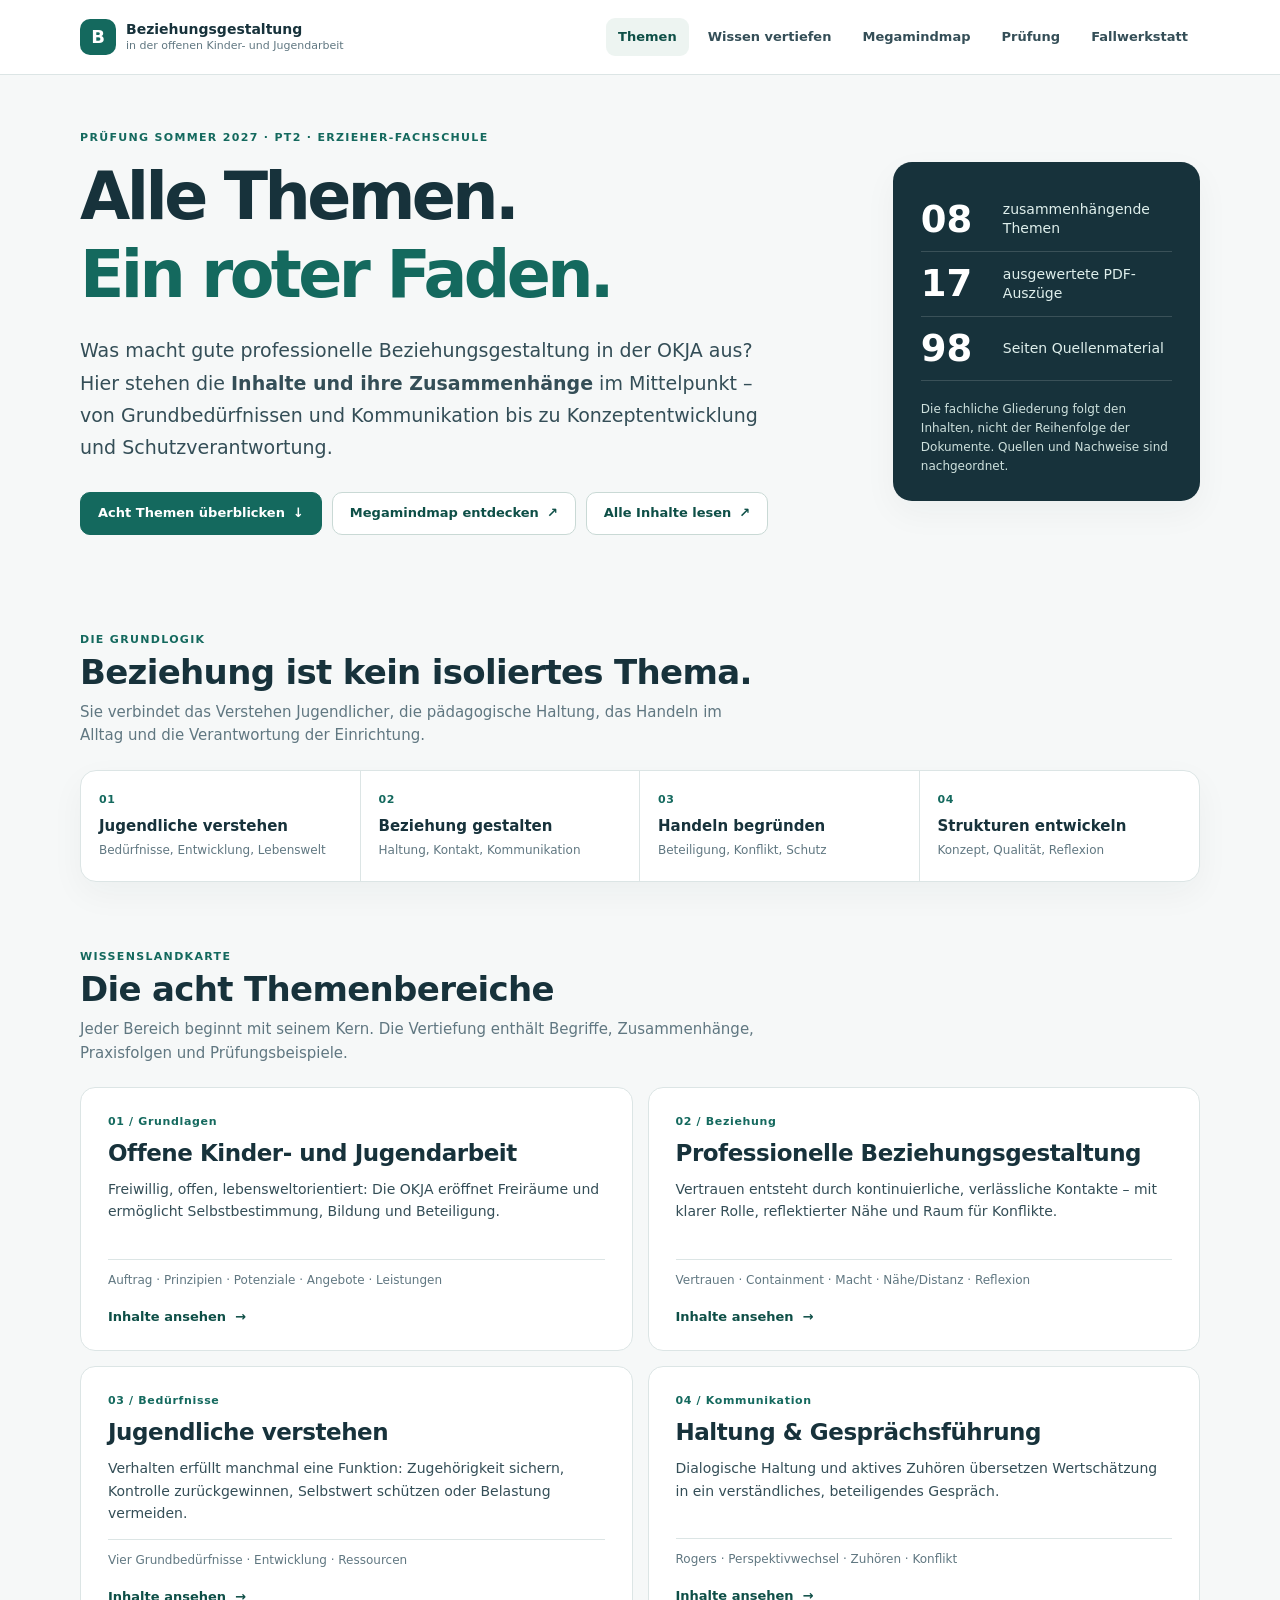
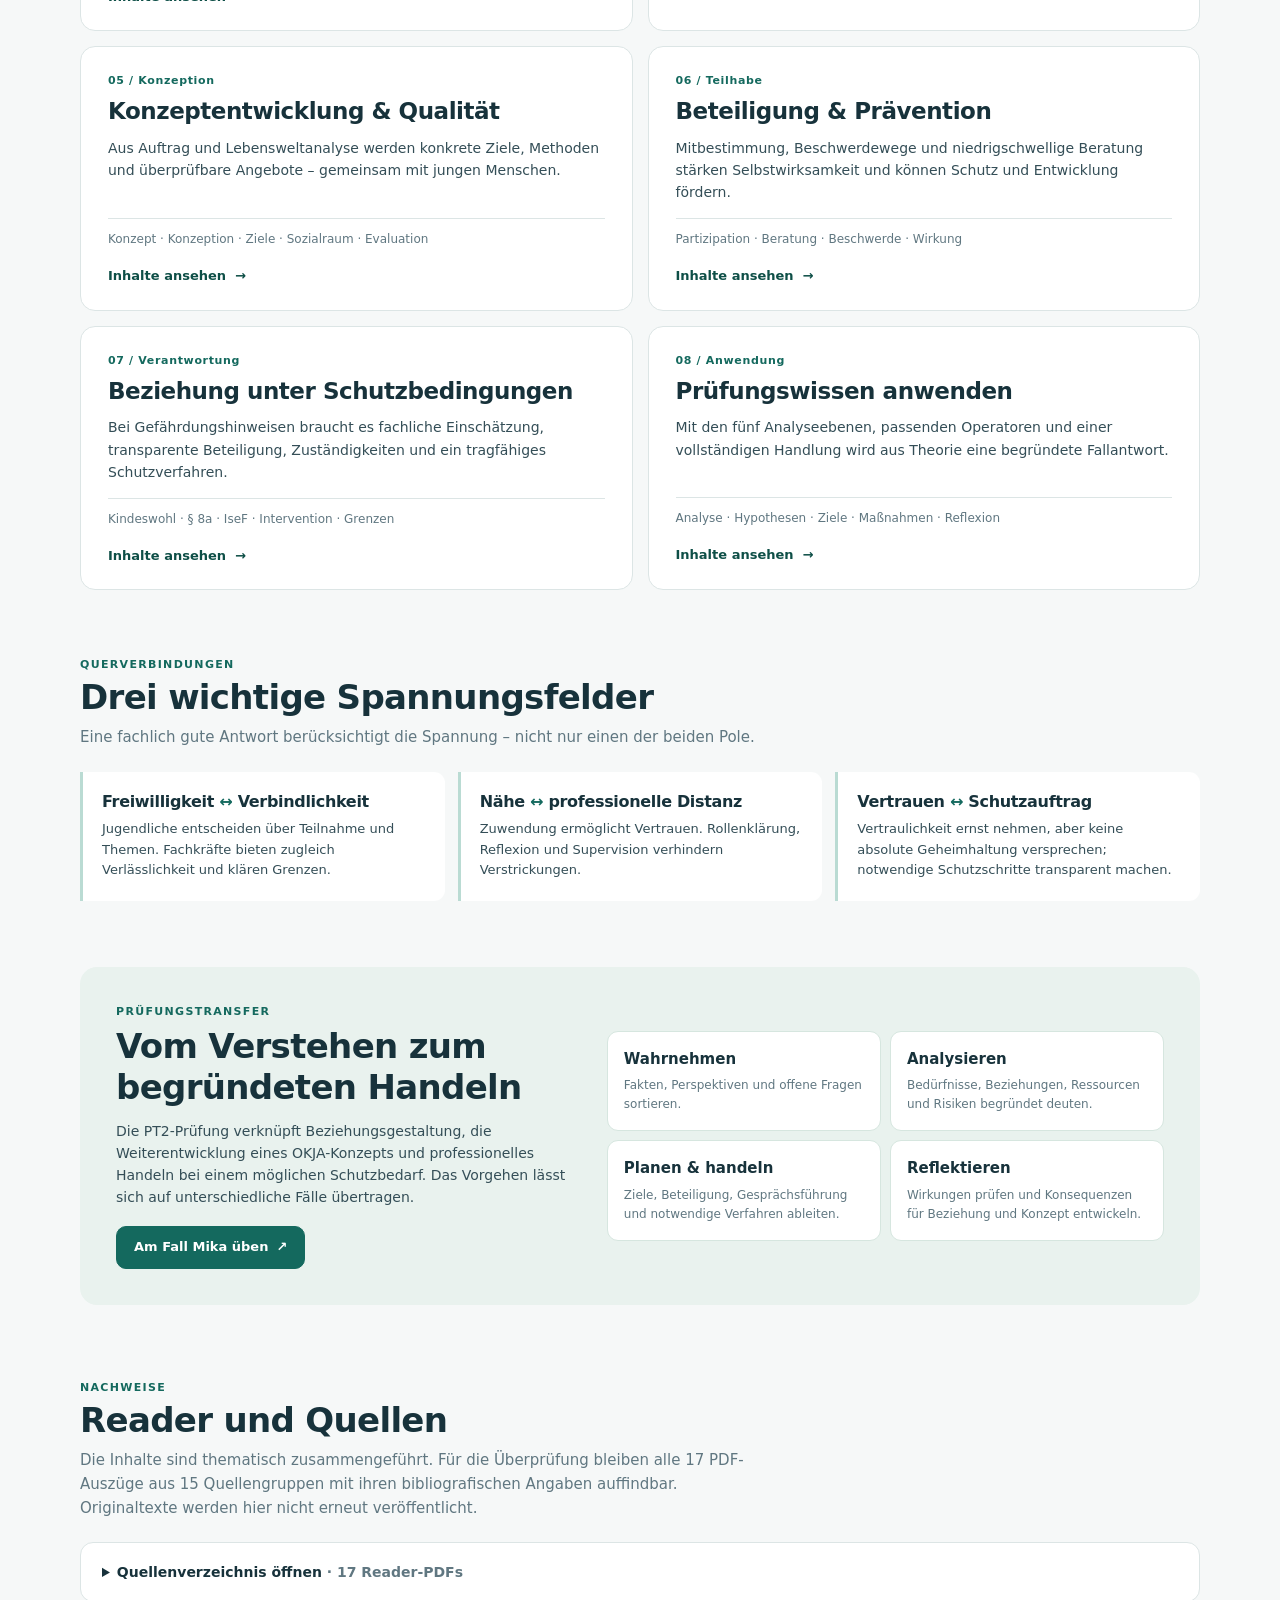
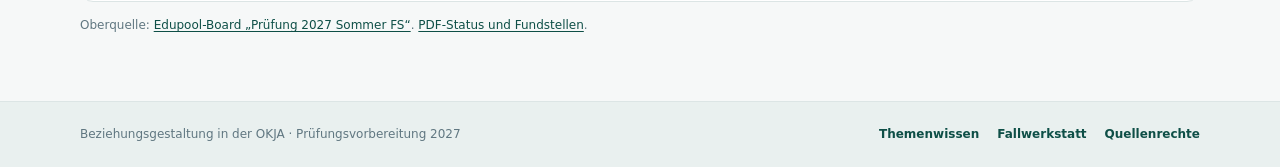
<file: index.html>
<!doctype html>
<html lang="de">
<head>
  <meta charset="utf-8">
  <meta name="viewport" content="width=device-width, initial-scale=1">
  <meta name="description" content="Der Themenkompass für die Prüfung Sommer 2027: alle wesentlichen Inhalte der Beziehungsgestaltung in der Offenen Kinder- und Jugendarbeit, kompakt erklärt und sinnvoll verknüpft.">
  <title>Themenkompass · Beziehungsgestaltung in der OKJA</title>
  <link rel="stylesheet" href="site.css">
  <script defer src="site.js"></script>
</head>
<body class="knowledge-ui">
  <a class="skip-link" href="#inhalt">Zum Inhalt</a>
  <header class="topbar">
    <div class="container topbar-inner">
      <a class="brand" href="index.html"><span class="brand-mark" aria-hidden="true">B</span><span><strong>Beziehungsgestaltung</strong><small>in der offenen Kinder- und Jugendarbeit</small></span></a>
      <nav class="topnav" aria-label="Hauptnavigation">
        <a href="#themen" aria-current="page">Themen</a>
        <a href="analyse.html">Wissen vertiefen</a>
        <a href="mindmap.html">Megamindmap</a>
        <a href="#pruefung">Prüfung</a>
        <a href="fallwerkstatt.html">Fallwerkstatt</a>
      </nav>
    </div>
  </header>

  <main id="inhalt">
    <div class="container">
      <section class="hero overview-hero" aria-labelledby="seitentitel">
        <div class="hero-main">
          <p class="eyebrow">Prüfung Sommer 2027 · PT2 · Erzieher-Fachschule</p>
          <h1 id="seitentitel">Alle Themen.<br><span class="accent-text">Ein roter Faden.</span></h1>
          <p class="hero-lead">Was macht gute professionelle Beziehungsgestaltung in der OKJA aus? Hier stehen die <strong>Inhalte und ihre Zusammenhänge</strong> im Mittelpunkt – von Grundbedürfnissen und Kommunikation bis zu Konzeptentwicklung und Schutzverantwortung.</p>
          <div class="actions">
            <a class="button button-primary" href="#themen">Acht Themen überblicken <span aria-hidden="true">↓</span></a>
            <a class="button button-light" href="mindmap.html">Megamindmap entdecken <span aria-hidden="true">↗</span></a>
            <a class="button button-light" href="analyse.html">Alle Inhalte lesen <span aria-hidden="true">↗</span></a>
          </div>
        </div>
        <aside class="hero-facts" aria-label="Umfang des Readers">
          <div><strong>08</strong><span>zusammenhängende Themen</span></div>
          <div><strong>17</strong><span>ausgewertete PDF-Auszüge</span></div>
          <div><strong>98</strong><span>Seiten Quellenmaterial</span></div>
          <p>Die fachliche Gliederung folgt den Inhalten, nicht der Reihenfolge der Dokumente. Quellen und Nachweise sind nachgeordnet.</p>
        </aside>
      </section>

      <section class="orientation" aria-labelledby="orientierung">
        <div class="section-top">
          <p class="eyebrow">Die Grundlogik</p>
          <h2 id="orientierung">Beziehung ist kein isoliertes Thema.</h2>
          <p>Sie verbindet das Verstehen Jugendlicher, die pädagogische Haltung, das Handeln im Alltag und die Verantwortung der Einrichtung.</p>
        </div>
        <div class="orientation-line" role="list" aria-label="Vier zusammenhängende Ebenen">
          <div role="listitem"><span>01</span><strong>Jugendliche verstehen</strong><small>Bedürfnisse, Entwicklung, Lebenswelt</small></div>
          <div role="listitem"><span>02</span><strong>Beziehung gestalten</strong><small>Haltung, Kontakt, Kommunikation</small></div>
          <div role="listitem"><span>03</span><strong>Handeln begründen</strong><small>Beteiligung, Konflikt, Schutz</small></div>
          <div role="listitem"><span>04</span><strong>Strukturen entwickeln</strong><small>Konzept, Qualität, Reflexion</small></div>
        </div>
      </section>

      <section class="themes" id="themen" aria-labelledby="thementitel">
        <div class="section-top">
          <p class="eyebrow">Wissenslandkarte</p>
          <h2 id="thementitel">Die acht Themenbereiche</h2>
          <p>Jeder Bereich beginnt mit seinem Kern. Die Vertiefung enthält Begriffe, Zusammenhänge, Praxisfolgen und Prüfungsbeispiele.</p>
        </div>
        <div class="topic-grid">
          <article class="topic-tile">
            <span class="topic-number">01 / Grundlagen</span>
            <h3><a href="analyse.html#okja">Offene Kinder- und Jugendarbeit</a></h3>
            <p>Freiwillig, offen, lebensweltorientiert: Die OKJA eröffnet Freiräume und ermöglicht Selbstbestimmung, Bildung und Beteiligung.</p>
            <div class="keyword-line">Auftrag · Prinzipien · Potenziale · Angebote · Leistungen</div>
            <a class="text-link" href="analyse.html#okja">Inhalte ansehen <span aria-hidden="true">→</span></a>
          </article>
          <article class="topic-tile">
            <span class="topic-number">02 / Beziehung</span>
            <h3><a href="analyse.html#beziehung">Professionelle Beziehungsgestaltung</a></h3>
            <p>Vertrauen entsteht durch kontinuierliche, verlässliche Kontakte – mit klarer Rolle, reflektierter Nähe und Raum für Konflikte.</p>
            <div class="keyword-line">Vertrauen · Containment · Macht · Nähe/Distanz · Reflexion</div>
            <a class="text-link" href="analyse.html#beziehung">Inhalte ansehen <span aria-hidden="true">→</span></a>
          </article>
          <article class="topic-tile">
            <span class="topic-number">03 / Bedürfnisse</span>
            <h3><a href="analyse.html#beduerfnisse">Jugendliche verstehen</a></h3>
            <p>Verhalten erfüllt manchmal eine Funktion: Zugehörigkeit sichern, Kontrolle zurückgewinnen, Selbstwert schützen oder Belastung vermeiden.</p>
            <div class="keyword-line">Vier Grundbedürfnisse · Entwicklung · Ressourcen</div>
            <a class="text-link" href="analyse.html#beduerfnisse">Inhalte ansehen <span aria-hidden="true">→</span></a>
          </article>
          <article class="topic-tile">
            <span class="topic-number">04 / Kommunikation</span>
            <h3><a href="analyse.html#kommunikation">Haltung & Gesprächsführung</a></h3>
            <p>Dialogische Haltung und aktives Zuhören übersetzen Wertschätzung in ein verständliches, beteiligendes Gespräch.</p>
            <div class="keyword-line">Rogers · Perspektivwechsel · Zuhören · Konflikt</div>
            <a class="text-link" href="analyse.html#kommunikation">Inhalte ansehen <span aria-hidden="true">→</span></a>
          </article>
          <article class="topic-tile">
            <span class="topic-number">05 / Konzeption</span>
            <h3><a href="analyse.html#konzept">Konzeptentwicklung & Qualität</a></h3>
            <p>Aus Auftrag und Lebensweltanalyse werden konkrete Ziele, Methoden und überprüfbare Angebote – gemeinsam mit jungen Menschen.</p>
            <div class="keyword-line">Konzept · Konzeption · Ziele · Sozialraum · Evaluation</div>
            <a class="text-link" href="analyse.html#konzept">Inhalte ansehen <span aria-hidden="true">→</span></a>
          </article>
          <article class="topic-tile">
            <span class="topic-number">06 / Teilhabe</span>
            <h3><a href="analyse.html#praevention">Beteiligung & Prävention</a></h3>
            <p>Mitbestimmung, Beschwerdewege und niedrigschwellige Beratung stärken Selbstwirksamkeit und können Schutz und Entwicklung fördern.</p>
            <div class="keyword-line">Partizipation · Beratung · Beschwerde · Wirkung</div>
            <a class="text-link" href="analyse.html#praevention">Inhalte ansehen <span aria-hidden="true">→</span></a>
          </article>
          <article class="topic-tile">
            <span class="topic-number">07 / Verantwortung</span>
            <h3><a href="analyse.html#schutz">Beziehung unter Schutzbedingungen</a></h3>
            <p>Bei Gefährdungshinweisen braucht es fachliche Einschätzung, transparente Beteiligung, Zuständigkeiten und ein tragfähiges Schutzverfahren.</p>
            <div class="keyword-line">Kindeswohl · § 8a · IseF · Intervention · Grenzen</div>
            <a class="text-link" href="analyse.html#schutz">Inhalte ansehen <span aria-hidden="true">→</span></a>
          </article>
          <article class="topic-tile">
            <span class="topic-number">08 / Anwendung</span>
            <h3><a href="analyse.html#pruefung">Prüfungswissen anwenden</a></h3>
            <p>Mit den fünf Analyseebenen, passenden Operatoren und einer vollständigen Handlung wird aus Theorie eine begründete Fallantwort.</p>
            <div class="keyword-line">Analyse · Hypothesen · Ziele · Maßnahmen · Reflexion</div>
            <a class="text-link" href="analyse.html#pruefung">Inhalte ansehen <span aria-hidden="true">→</span></a>
          </article>
        </div>
      </section>

      <section class="bridge-section" aria-labelledby="bridge-heading">
        <div class="section-top">
          <p class="eyebrow">Querverbindungen</p>
          <h2 id="bridge-heading">Drei wichtige Spannungsfelder</h2>
          <p>Eine fachlich gute Antwort berücksichtigt die Spannung – nicht nur einen der beiden Pole.</p>
        </div>
        <div class="bridge-grid">
          <article><h3>Freiwilligkeit <span>↔</span> Verbindlichkeit</h3><p>Jugendliche entscheiden über Teilnahme und Themen. Fachkräfte bieten zugleich Verlässlichkeit und klären Grenzen.</p></article>
          <article><h3>Nähe <span>↔</span> professionelle Distanz</h3><p>Zuwendung ermöglicht Vertrauen. Rollenklärung, Reflexion und Supervision verhindern Verstrickungen.</p></article>
          <article><h3>Vertrauen <span>↔</span> Schutzauftrag</h3><p>Vertraulichkeit ernst nehmen, aber keine absolute Geheimhaltung versprechen; notwendige Schutzschritte transparent machen.</p></article>
        </div>
      </section>

      <section class="exam-section" id="pruefung" aria-labelledby="exam-heading">
        <div class="exam-copy">
          <p class="eyebrow">Prüfungstransfer</p>
          <h2 id="exam-heading">Vom Verstehen zum begründeten Handeln</h2>
          <p>Die PT2-Prüfung verknüpft Beziehungsgestaltung, die Weiterentwicklung eines OKJA-Konzepts und professionelles Handeln bei einem möglichen Schutzbedarf. Das Vorgehen lässt sich auf unterschiedliche Fälle übertragen.</p>
          <a href="fallwerkstatt.html" class="button button-primary">Am Fall Mika üben <span aria-hidden="true">↗</span></a>
        </div>
        <ol class="exam-steps">
          <li><strong>Wahrnehmen</strong><span>Fakten, Perspektiven und offene Fragen sortieren.</span></li>
          <li><strong>Analysieren</strong><span>Bedürfnisse, Beziehungen, Ressourcen und Risiken begründet deuten.</span></li>
          <li><strong>Planen & handeln</strong><span>Ziele, Beteiligung, Gesprächsführung und notwendige Verfahren ableiten.</span></li>
          <li><strong>Reflektieren</strong><span>Wirkungen prüfen und Konsequenzen für Beziehung und Konzept entwickeln.</span></li>
        </ol>
      </section>

      <section class="bibliography" id="quellen" aria-labelledby="quellen-heading">
        <div class="section-top">
          <p class="eyebrow">Nachweise</p>
          <h2 id="quellen-heading">Reader und Quellen</h2>
          <p>Die Inhalte sind thematisch zusammengeführt. Für die Überprüfung bleiben alle 17 PDF-Auszüge aus 15 Quellengruppen mit ihren bibliografischen Angaben auffindbar. Originaltexte werden hier nicht erneut veröffentlicht.</p>
        </div>
        <details class="source-directory">
          <summary>Quellenverzeichnis öffnen <span class="muted">· 17 Reader-PDFs</span></summary>
          <div class="source-directory-content" data-source-directory>
            <p>Quellenverzeichnis wird geladen …</p>
          </div>
        </details>
        <p class="footnote">Oberquelle: <a href="https://boards.edupool.cloud/s/Id-aVXBZEkn6RYOYY1aaEximB7QgB7SL0YOhxrezpdM" target="_blank" rel="noopener noreferrer">Edupool-Board „Prüfung 2027 Sommer FS“</a>. <a href="quellen/pdf-quellen.md">PDF-Status und Fundstellen</a>.</p>
      </section>
    </div>
  </main>

  <footer class="site-footer"><div class="container footer-inner"><span>Beziehungsgestaltung in der OKJA · Prüfungsvorbereitung 2027</span><nav aria-label="Fußnavigation"><a href="analyse.html">Themenwissen</a><a href="fallwerkstatt.html">Fallwerkstatt</a><a href="RECHTE.md">Quellenrechte</a></nav></div></footer>
</body>
</html>
</file>
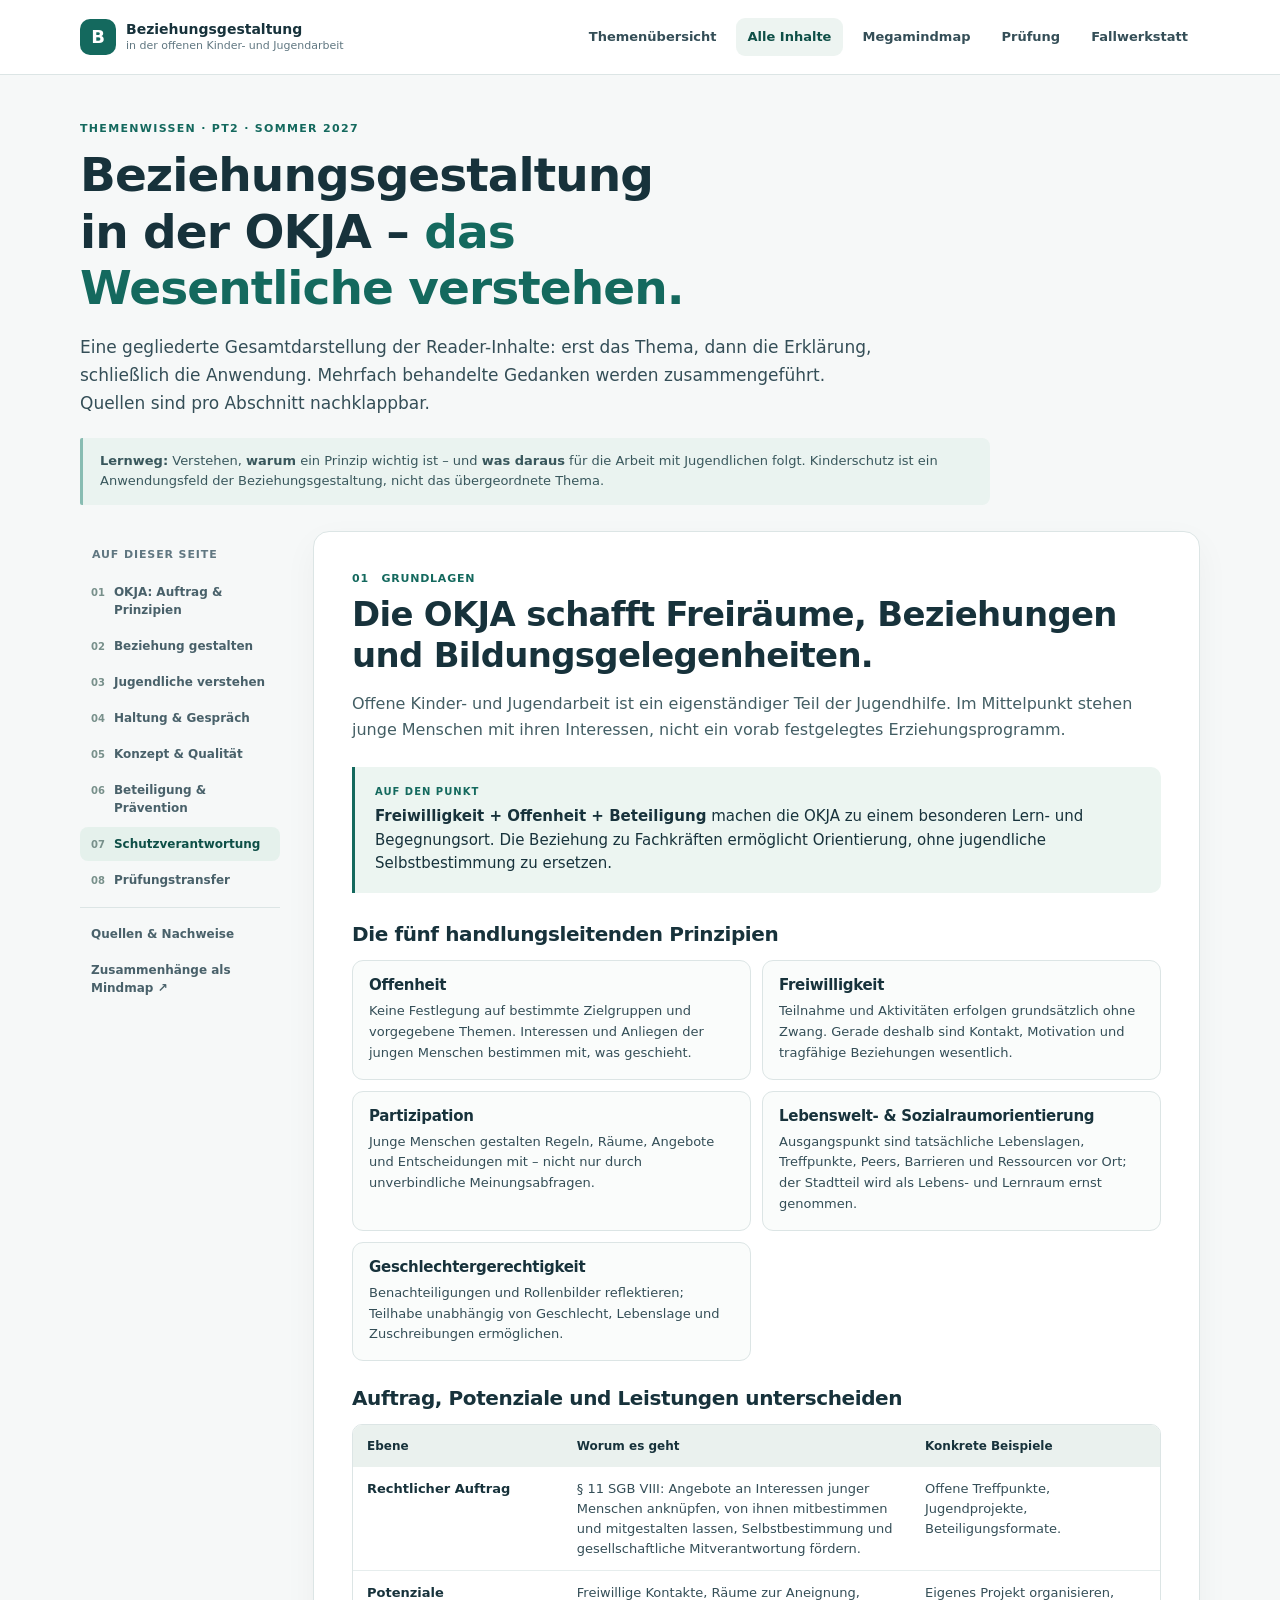
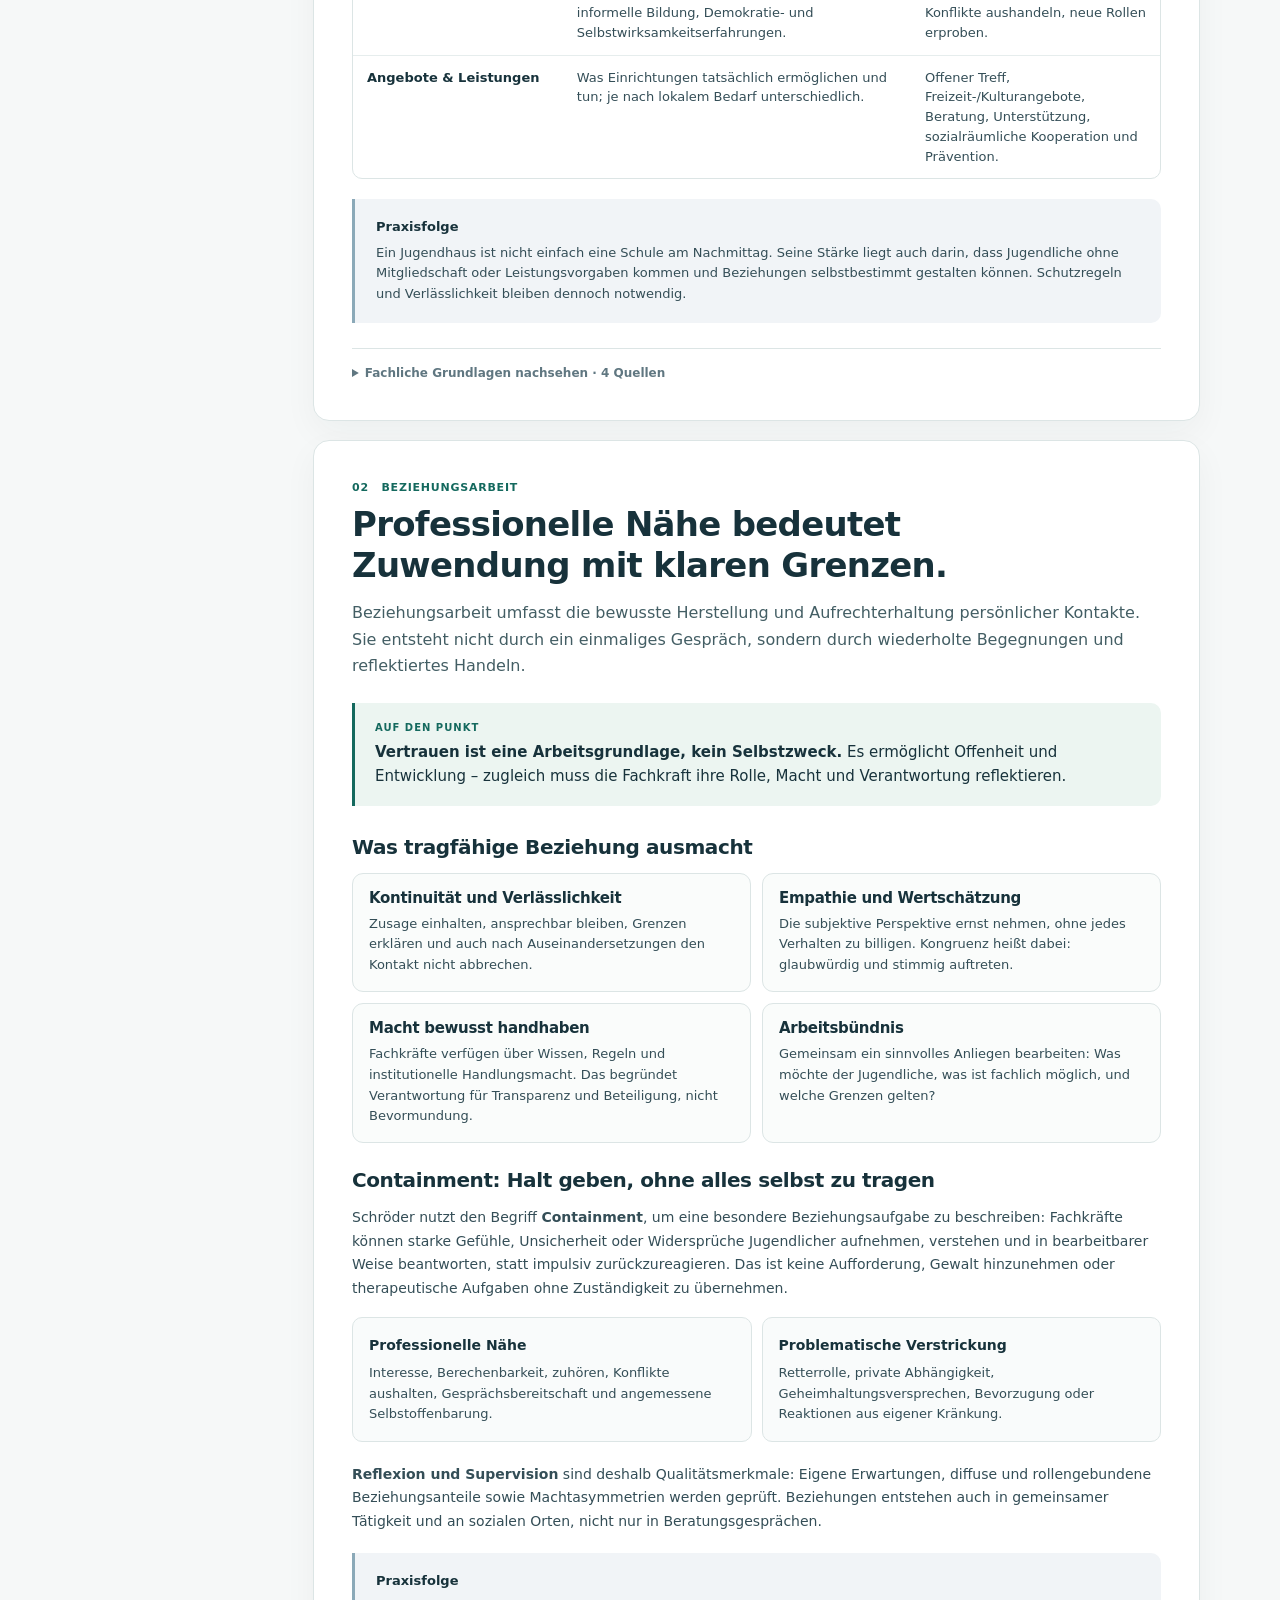
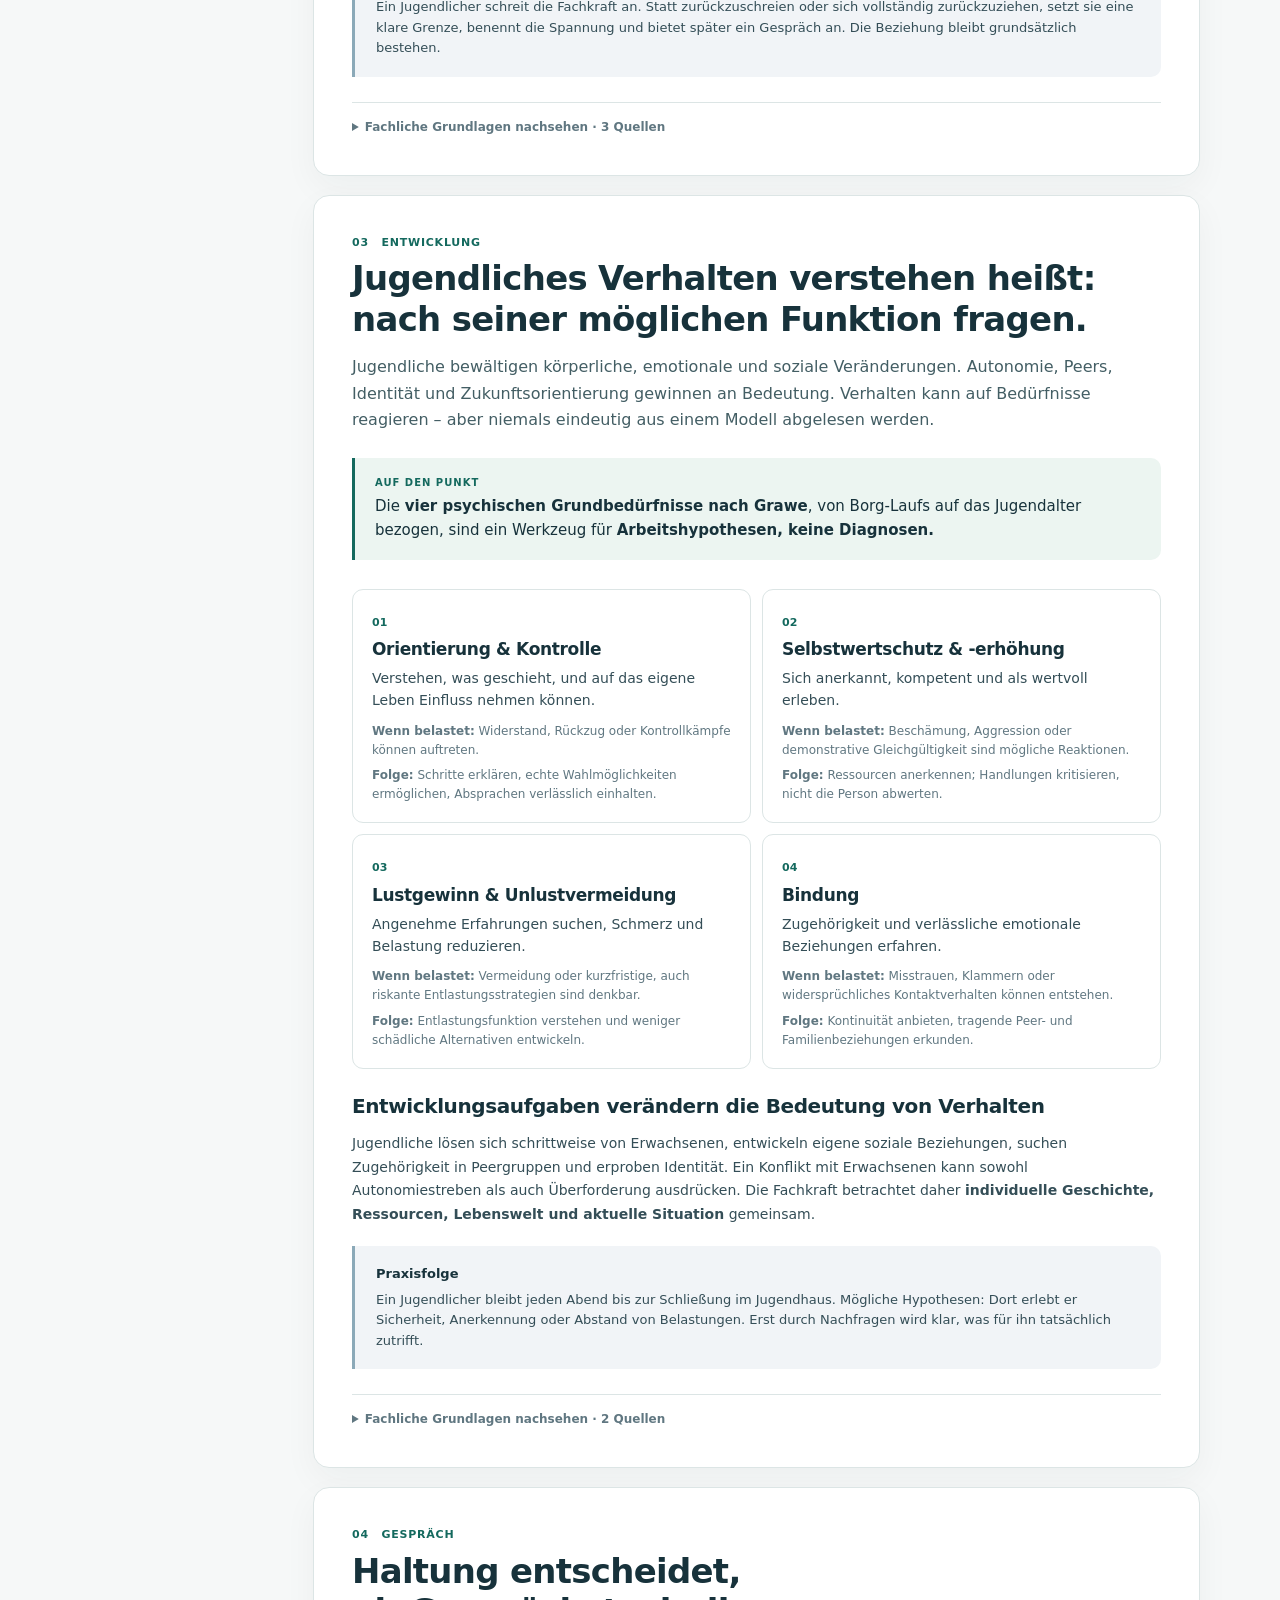
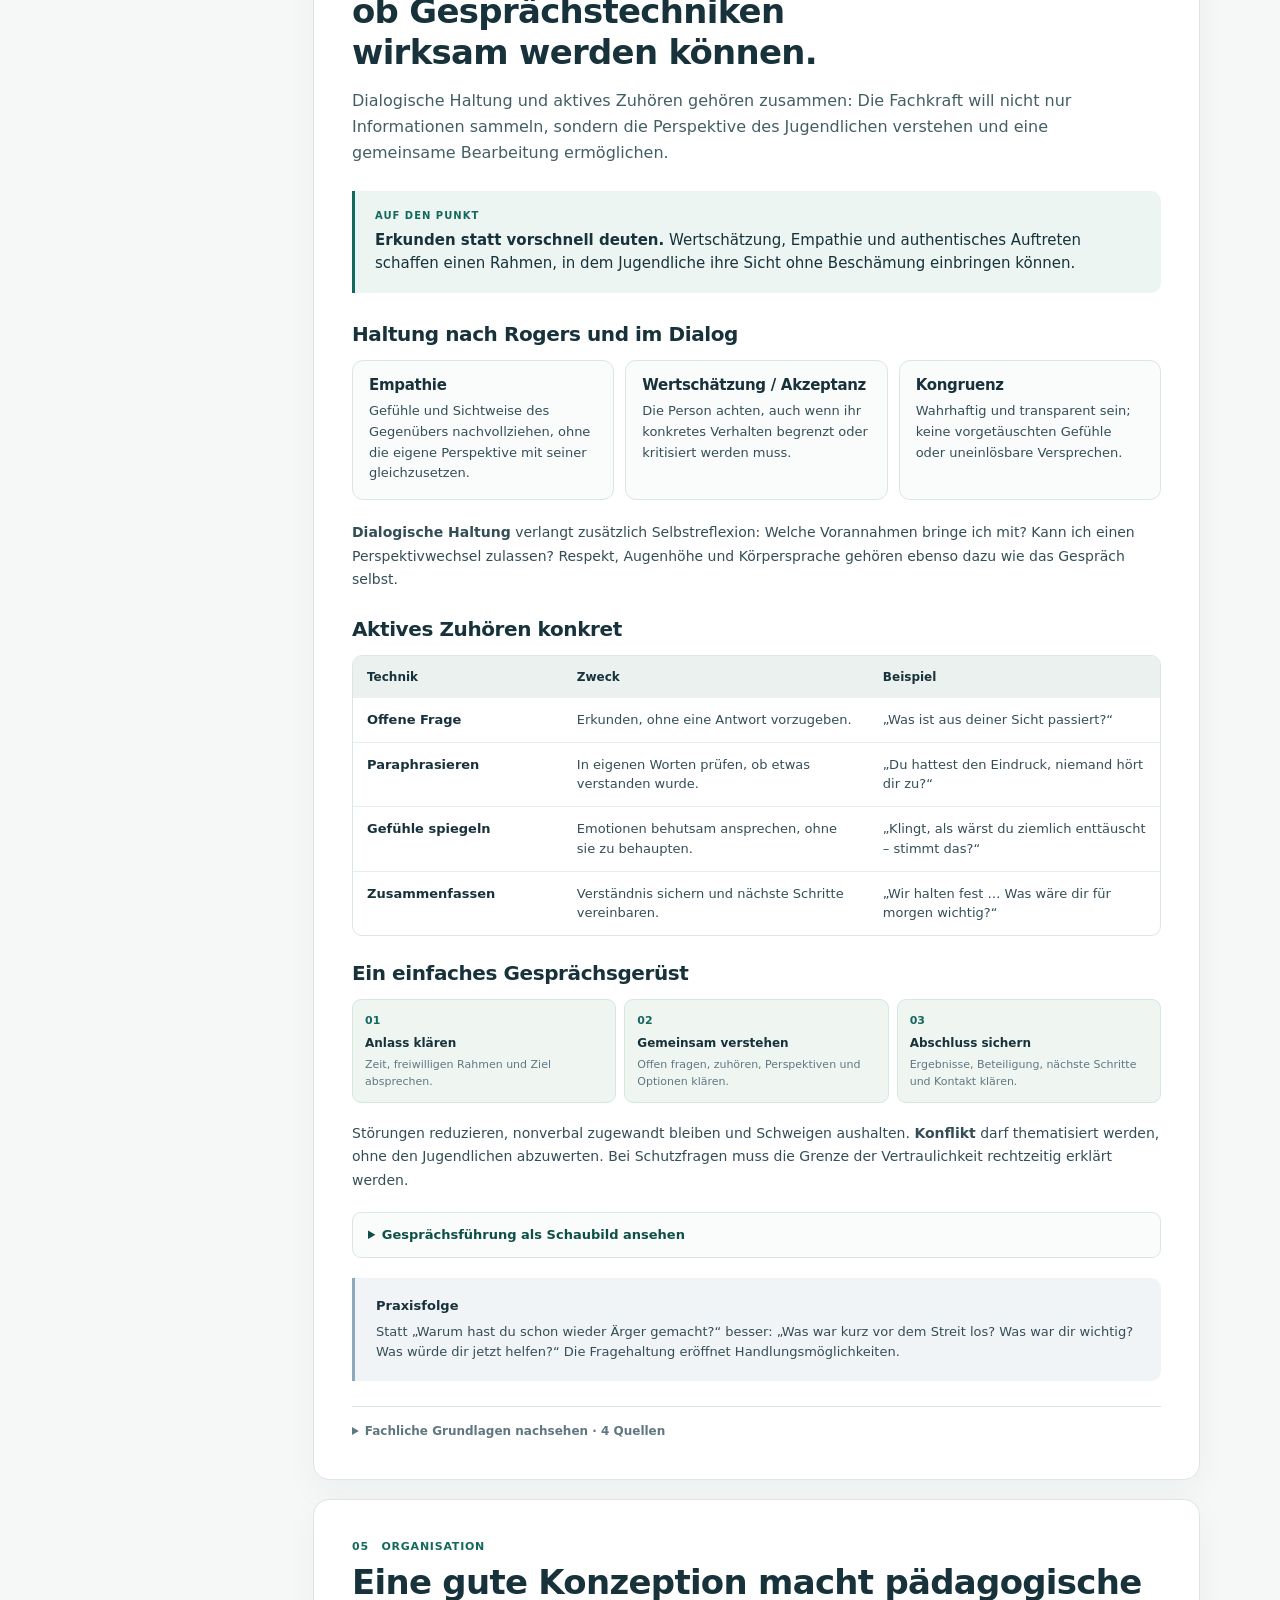
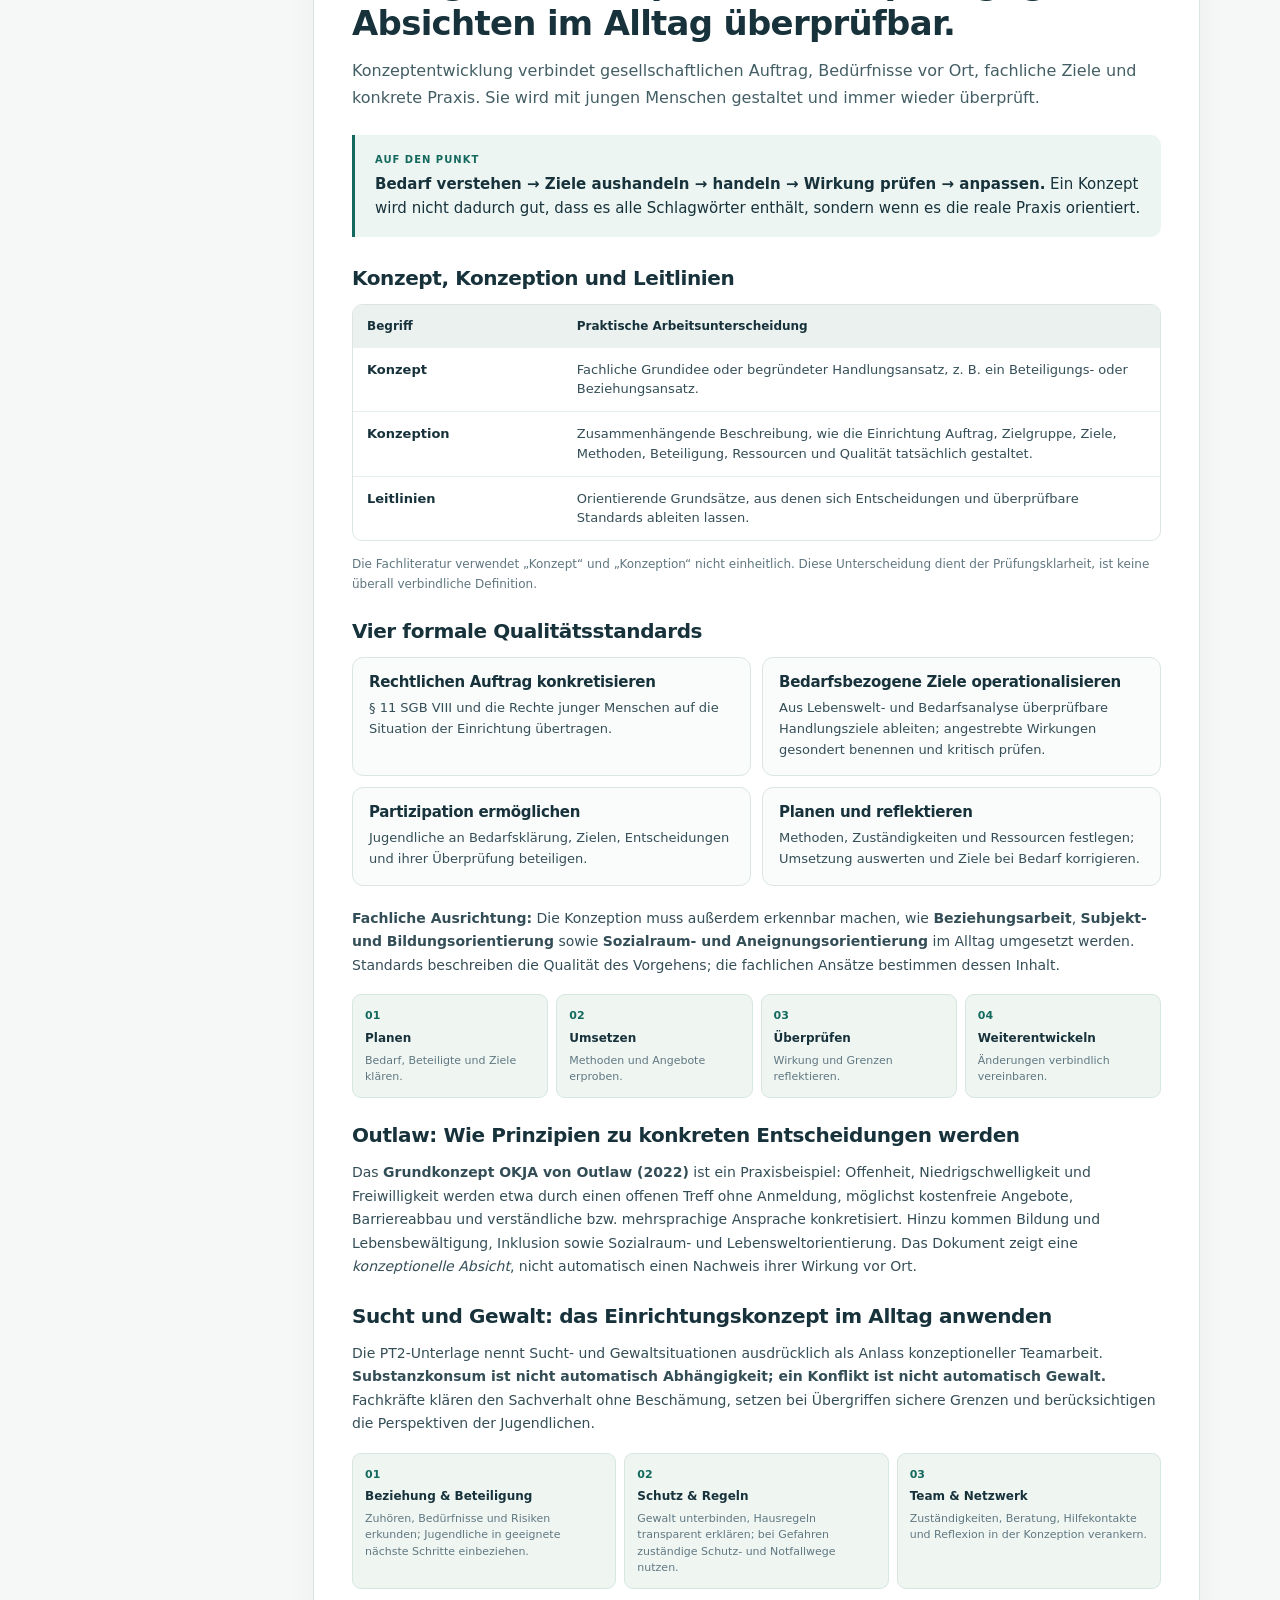
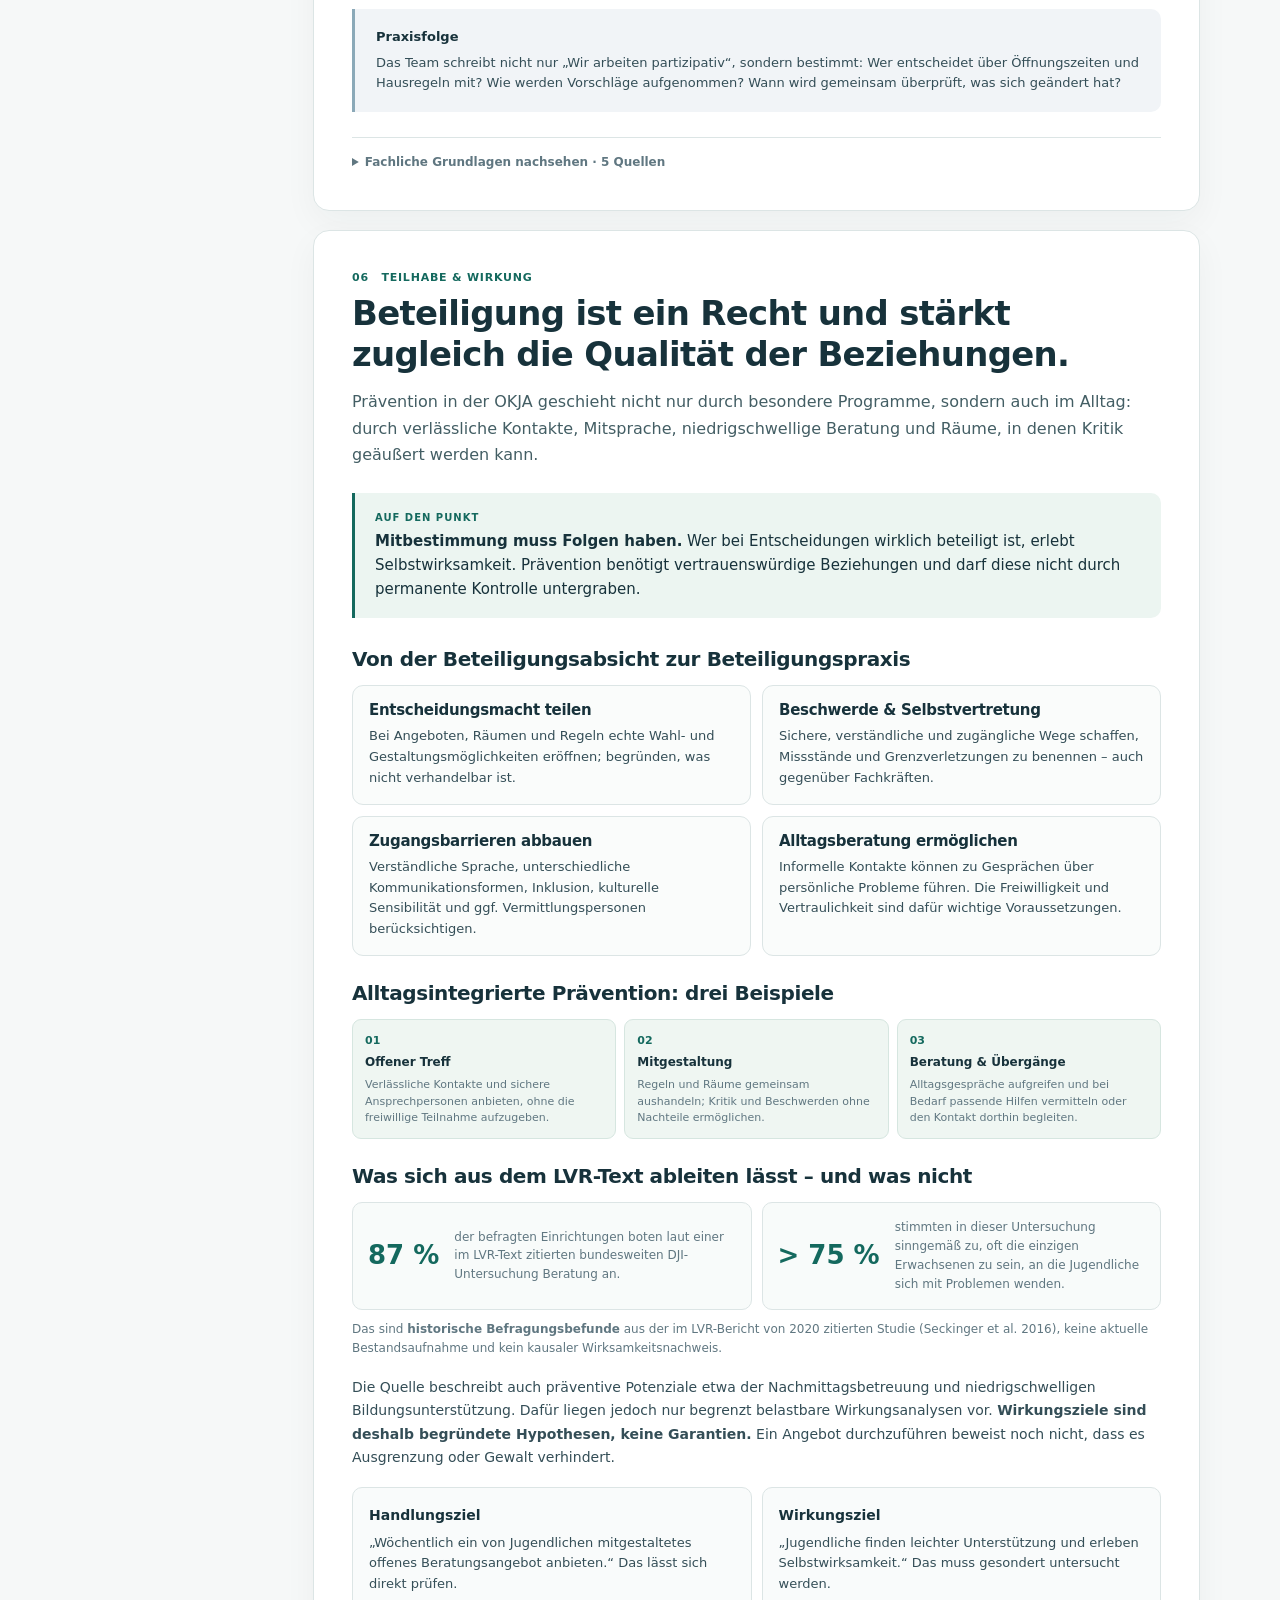
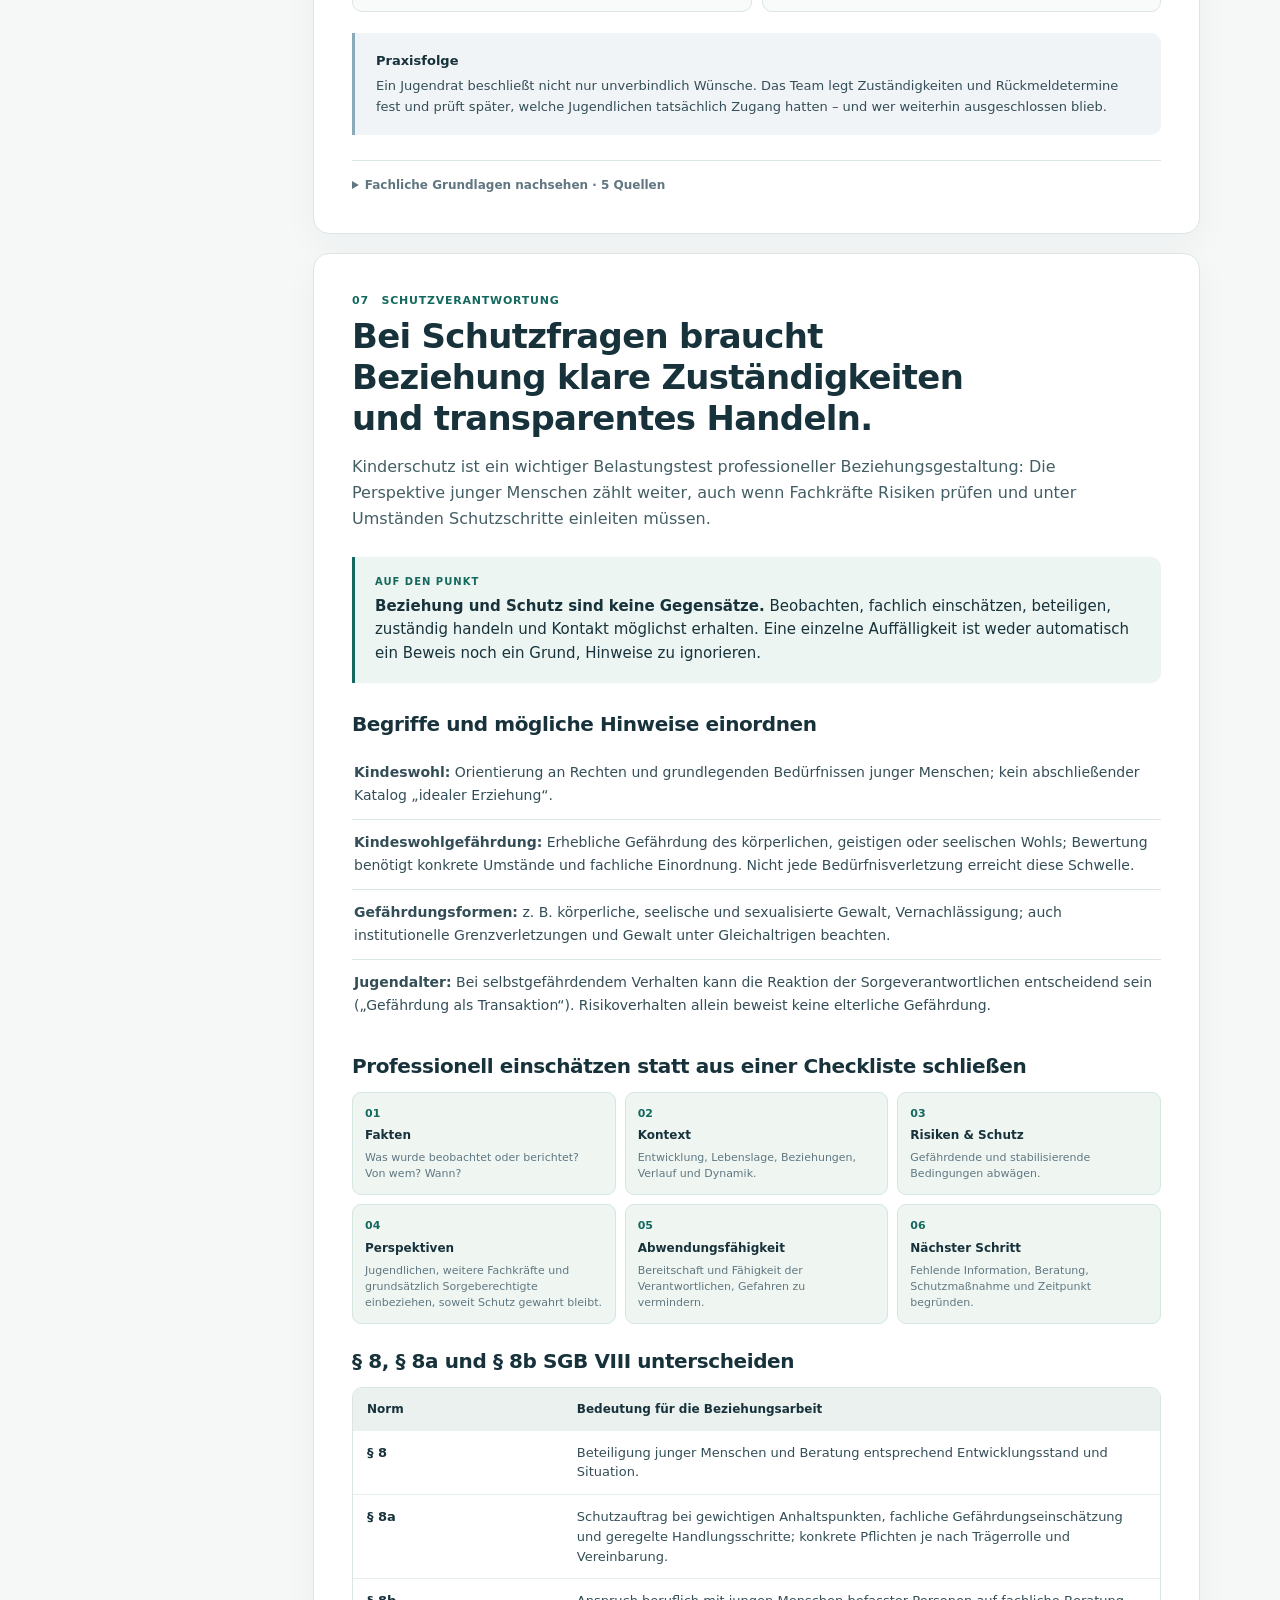
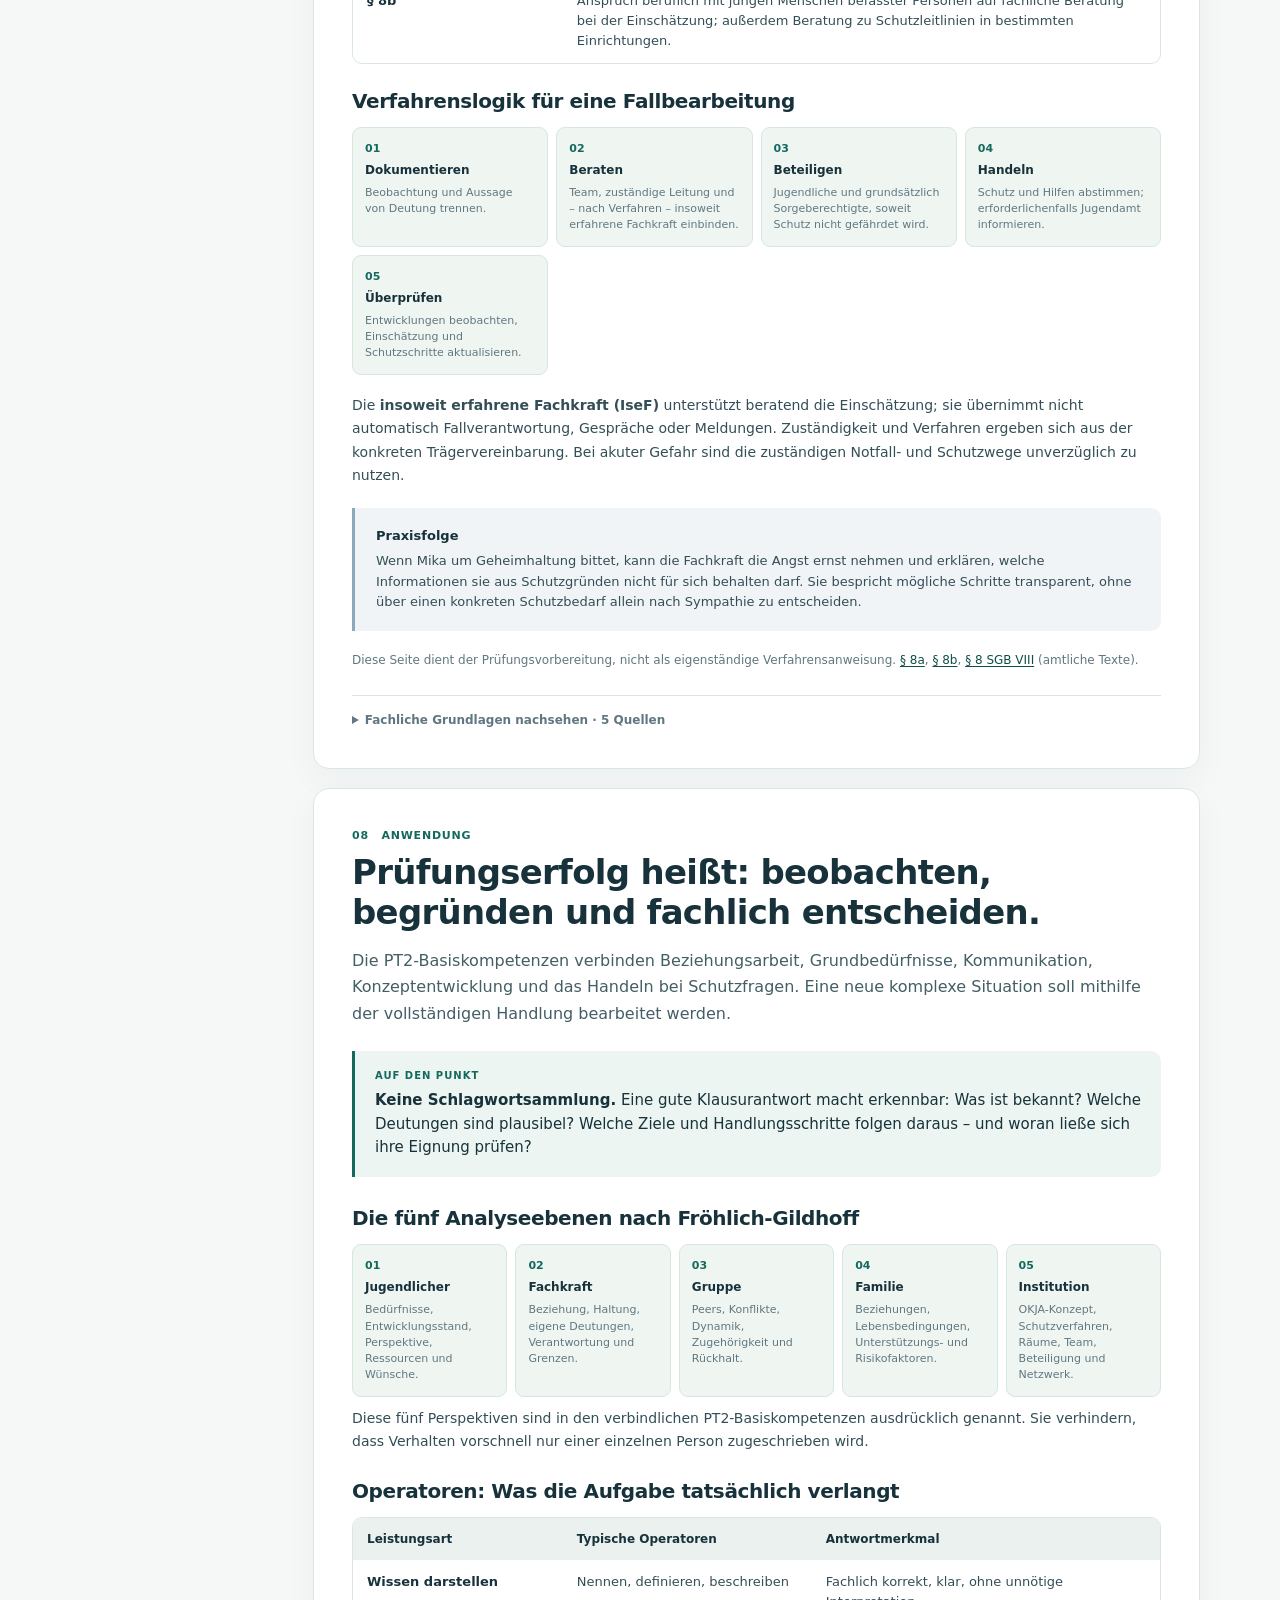
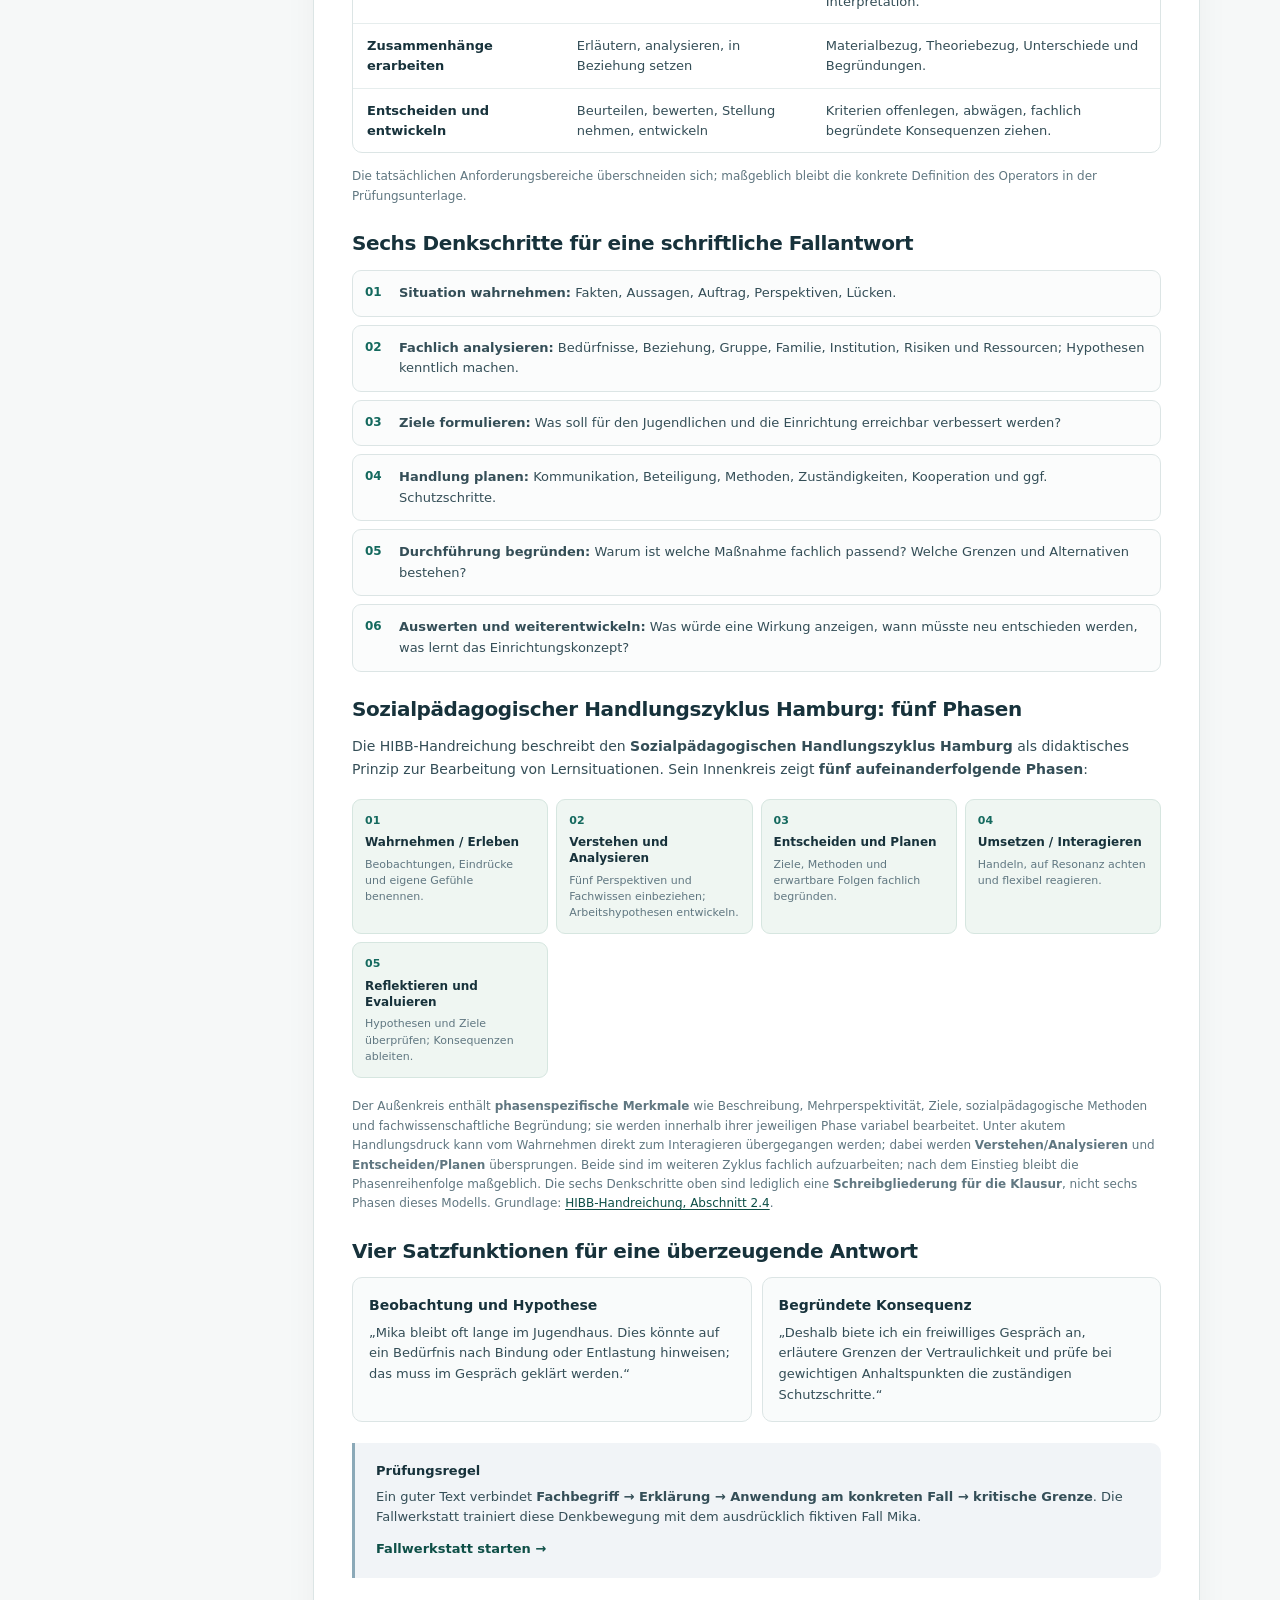
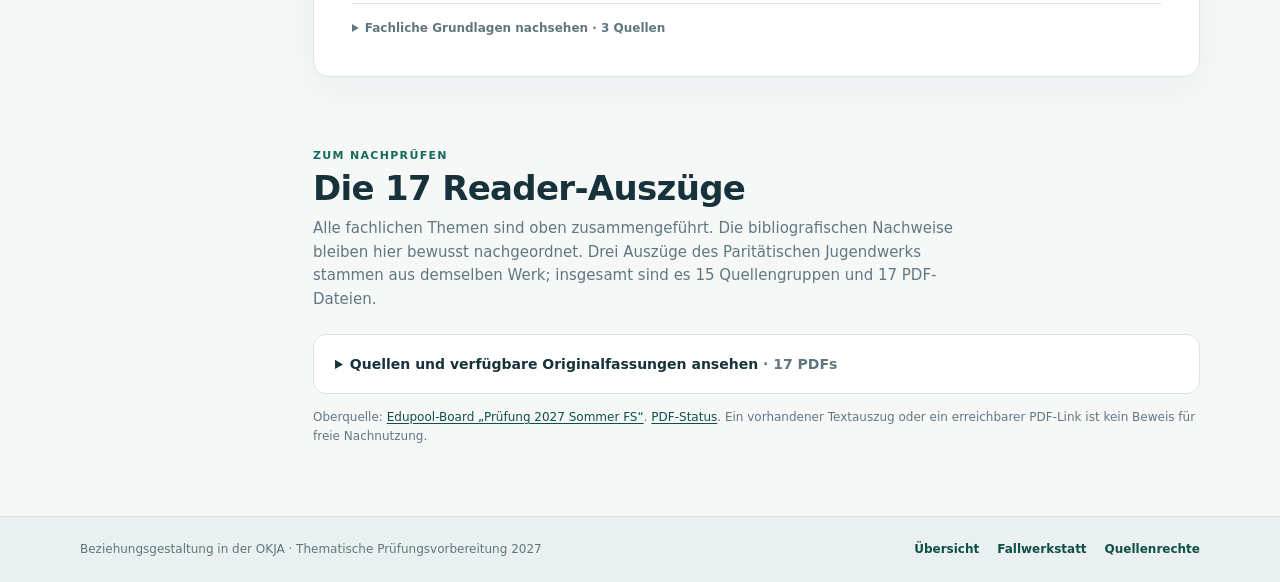
<file: analyse.html>
<!doctype html>
<html lang="de">
<head>
  <meta charset="utf-8">
  <meta name="viewport" content="width=device-width, initial-scale=1">
  <meta name="description" content="Das gesamte prüfungsrelevante Themenwissen zur Beziehungsgestaltung in der Offenen Kinder- und Jugendarbeit: acht klare Themen mit Kernaussagen, Begriffsunterschieden, Beispielen und Prüfungstransfer.">
  <title>Alle Inhalte · Beziehungsgestaltung in der OKJA</title>
  <link rel="stylesheet" href="site.css">
  <script defer src="site.js"></script>
</head>
<body class="knowledge-ui knowledge-deep">
  <a class="skip-link" href="#inhalt">Zum Inhalt</a>
  <header class="topbar">
    <div class="container topbar-inner">
      <a class="brand" href="index.html"><span class="brand-mark" aria-hidden="true">B</span><span><strong>Beziehungsgestaltung</strong><small>in der offenen Kinder- und Jugendarbeit</small></span></a>
      <nav class="topnav" aria-label="Hauptnavigation">
        <a href="index.html#themen">Themenübersicht</a>
        <a href="#okja" aria-current="page">Alle Inhalte</a>
        <a href="mindmap.html">Megamindmap</a>
        <a href="#pruefung">Prüfung</a>
        <a href="fallwerkstatt.html">Fallwerkstatt</a>
      </nav>
    </div>
  </header>
  <main id="inhalt">
    <div class="container">
      <section class="deep-hero" aria-labelledby="title">
        <p class="eyebrow">Themenwissen · PT2 · Sommer 2027</p>
        <h1 id="title">Beziehungsgestaltung in der OKJA – <span class="accent-text">das Wesentliche verstehen.</span></h1>
        <p>Eine gegliederte Gesamtdarstellung der Reader-Inhalte: erst das Thema, dann die Erklärung, schließlich die Anwendung. Mehrfach behandelte Gedanken werden zusammengeführt. Quellen sind pro Abschnitt nachklappbar.</p>
        <div class="reading-hint"><strong>Lernweg:</strong> Verstehen, <strong>warum</strong> ein Prinzip wichtig ist – und <strong>was daraus</strong> für die Arbeit mit Jugendlichen folgt. Kinderschutz ist ein Anwendungsfeld der Beziehungsgestaltung, nicht das übergeordnete Thema.</div>
      </section>
      <div class="deep-layout">
        <aside class="chapter-nav" aria-label="Themennavigation">
          <strong>Auf dieser Seite</strong>
          <nav>
            <a href="#okja"><span>01</span> OKJA: Auftrag & Prinzipien</a>
            <a href="#beziehung"><span>02</span> Beziehung gestalten</a>
            <a href="#beduerfnisse"><span>03</span> Jugendliche verstehen</a>
            <a href="#kommunikation"><span>04</span> Haltung & Gespräch</a>
            <a href="#konzept"><span>05</span> Konzept & Qualität</a>
            <a href="#praevention"><span>06</span> Beteiligung & Prävention</a>
            <a href="#schutz"><span>07</span> Schutzverantwortung</a>
            <a href="#pruefung"><span>08</span> Prüfungstransfer</a>
            <a class="nav-secondary" href="#quellen">Quellen & Nachweise</a>
            <a href="mindmap.html">Zusammenhänge als Mindmap ↗</a>
          </nav>
        </aside>

        <div class="chapters">
          <article class="topic-section" id="okja">
            <header class="chapter-heading">
              <div class="chapter-count">01 <span>Grundlagen</span></div>
              <h2>Die OKJA schafft Freiräume, Beziehungen und Bildungsgelegenheiten.</h2>
              <p class="chapter-lead">Offene Kinder- und Jugendarbeit ist ein eigenständiger Teil der Jugendhilfe. Im Mittelpunkt stehen junge Menschen mit ihren Interessen, nicht ein vorab festgelegtes Erziehungsprogramm.</p>
            </header>
            <div class="essence"><span>Auf den Punkt</span><p><strong>Freiwilligkeit + Offenheit + Beteiligung</strong> machen die OKJA zu einem besonderen Lern- und Begegnungsort. Die Beziehung zu Fachkräften ermöglicht Orientierung, ohne jugendliche Selbstbestimmung zu ersetzen.</p></div>
            <h3>Die fünf handlungsleitenden Prinzipien</h3>
            <div class="concept-grid">
              <div class="concept"><h4>Offenheit</h4><p>Keine Festlegung auf bestimmte Zielgruppen und vorgegebene Themen. Interessen und Anliegen der jungen Menschen bestimmen mit, was geschieht.</p></div>
              <div class="concept"><h4>Freiwilligkeit</h4><p>Teilnahme und Aktivitäten erfolgen grundsätzlich ohne Zwang. Gerade deshalb sind Kontakt, Motivation und tragfähige Beziehungen wesentlich.</p></div>
              <div class="concept"><h4>Partizipation</h4><p>Junge Menschen gestalten Regeln, Räume, Angebote und Entscheidungen mit – nicht nur durch unverbindliche Meinungsabfragen.</p></div>
              <div class="concept"><h4>Lebenswelt- & Sozialraumorientierung</h4><p>Ausgangspunkt sind tatsächliche Lebenslagen, Treffpunkte, Peers, Barrieren und Ressourcen vor Ort; der Stadtteil wird als Lebens- und Lernraum ernst genommen.</p></div>
              <div class="concept"><h4>Geschlechtergerechtigkeit</h4><p>Benachteiligungen und Rollenbilder reflektieren; Teilhabe unabhängig von Geschlecht, Lebenslage und Zuschreibungen ermöglichen.</p></div>
            </div>
            <h3>Auftrag, Potenziale und Leistungen unterscheiden</h3>
            <div class="table-scroll"><table class="knowledge-table"><thead><tr><th>Ebene</th><th>Worum es geht</th><th>Konkrete Beispiele</th></tr></thead><tbody>
              <tr><th>Rechtlicher Auftrag</th><td>§ 11 SGB VIII: Angebote an Interessen junger Menschen anknüpfen, von ihnen mitbestimmen und mitgestalten lassen, Selbstbestimmung und gesellschaftliche Mitverantwortung fördern.</td><td>Offene Treffpunkte, Jugendprojekte, Beteiligungsformate.</td></tr>
              <tr><th>Potenziale</th><td>Freiwillige Kontakte, Räume zur Aneignung, informelle Bildung, Demokratie- und Selbstwirksamkeitserfahrungen.</td><td>Eigenes Projekt organisieren, Konflikte aushandeln, neue Rollen erproben.</td></tr>
              <tr><th>Angebote & Leistungen</th><td>Was Einrichtungen tatsächlich ermöglichen und tun; je nach lokalem Bedarf unterschiedlich.</td><td>Offener Treff, Freizeit-/Kulturangebote, Beratung, Unterstützung, sozialräumliche Kooperation und Prävention.</td></tr>
            </tbody></table></div>
            <div class="practice"><strong>Praxisfolge</strong><p>Ein Jugendhaus ist nicht einfach eine Schule am Nachmittag. Seine Stärke liegt auch darin, dass Jugendliche ohne Mitgliedschaft oder Leistungsvorgaben kommen und Beziehungen selbstbestimmt gestalten können. Schutzregeln und Verlässlichkeit bleiben dennoch notwendig.</p></div>
            <div class="sources-placeholder" data-source-ids="agjf-okja,outlaw-okja,kvjs-kinderschutz,lvr-wissen-was-wirkt"></div>
          </article>

          <article class="topic-section" id="beziehung">
            <header class="chapter-heading">
              <div class="chapter-count">02 <span>Beziehungsarbeit</span></div>
              <h2>Professionelle Nähe bedeutet Zuwendung mit klaren Grenzen.</h2>
              <p class="chapter-lead">Beziehungsarbeit umfasst die bewusste Herstellung und Aufrechterhaltung persönlicher Kontakte. Sie entsteht nicht durch ein einmaliges Gespräch, sondern durch wiederholte Begegnungen und reflektiertes Handeln.</p>
            </header>
            <div class="essence"><span>Auf den Punkt</span><p><strong>Vertrauen ist eine Arbeitsgrundlage, kein Selbstzweck.</strong> Es ermöglicht Offenheit und Entwicklung – zugleich muss die Fachkraft ihre Rolle, Macht und Verantwortung reflektieren.</p></div>
            <h3>Was tragfähige Beziehung ausmacht</h3>
            <div class="concept-grid">
              <div class="concept"><h4>Kontinuität und Verlässlichkeit</h4><p>Zusage einhalten, ansprechbar bleiben, Grenzen erklären und auch nach Auseinandersetzungen den Kontakt nicht abbrechen.</p></div>
              <div class="concept"><h4>Empathie und Wertschätzung</h4><p>Die subjektive Perspektive ernst nehmen, ohne jedes Verhalten zu billigen. Kongruenz heißt dabei: glaubwürdig und stimmig auftreten.</p></div>
              <div class="concept"><h4>Macht bewusst handhaben</h4><p>Fachkräfte verfügen über Wissen, Regeln und institutionelle Handlungsmacht. Das begründet Verantwortung für Transparenz und Beteiligung, nicht Bevormundung.</p></div>
              <div class="concept"><h4>Arbeitsbündnis</h4><p>Gemeinsam ein sinnvolles Anliegen bearbeiten: Was möchte der Jugendliche, was ist fachlich möglich, und welche Grenzen gelten?</p></div>
            </div>
            <h3>Containment: Halt geben, ohne alles selbst zu tragen</h3>
            <p>Schröder nutzt den Begriff <strong>Containment</strong>, um eine besondere Beziehungsaufgabe zu beschreiben: Fachkräfte können starke Gefühle, Unsicherheit oder Widersprüche Jugendlicher aufnehmen, verstehen und in bearbeitbarer Weise beantworten, statt impulsiv zurückzureagieren. Das ist keine Aufforderung, Gewalt hinzunehmen oder therapeutische Aufgaben ohne Zuständigkeit zu übernehmen.</p>
            <div class="contrast-pair">
              <div><strong>Professionelle Nähe</strong><p>Interesse, Berechenbarkeit, zuhören, Konflikte aushalten, Gesprächsbereitschaft und angemessene Selbstoffenbarung.</p></div>
              <div><strong>Problematische Verstrickung</strong><p>Retterrolle, private Abhängigkeit, Geheimhaltungsversprechen, Bevorzugung oder Reaktionen aus eigener Kränkung.</p></div>
            </div>
            <p><strong>Reflexion und Supervision</strong> sind deshalb Qualitätsmerkmale: Eigene Erwartungen, diffuse und rollengebundene Beziehungsanteile sowie Machtasymmetrien werden geprüft. Beziehungen entstehen auch in gemeinsamer Tätigkeit und an sozialen Orten, nicht nur in Beratungsgesprächen.</p>
            <div class="practice"><strong>Praxisfolge</strong><p>Ein Jugendlicher schreit die Fachkraft an. Statt zurückzuschreien oder sich vollständig zurückzuziehen, setzt sie eine klare Grenze, benennt die Spannung und bietet später ein Gespräch an. Die Beziehung bleibt grundsätzlich bestehen.</p></div>
            <div class="sources-placeholder" data-source-ids="simon-beziehungsarbeit,schroeder-beziehungsarbeit,borg-laufs"></div>
          </article>

          <article class="topic-section" id="beduerfnisse">
            <header class="chapter-heading">
              <div class="chapter-count">03 <span>Entwicklung</span></div>
              <h2>Jugendliches Verhalten verstehen heißt: nach seiner möglichen Funktion fragen.</h2>
              <p class="chapter-lead">Jugendliche bewältigen körperliche, emotionale und soziale Veränderungen. Autonomie, Peers, Identität und Zukunftsorientierung gewinnen an Bedeutung. Verhalten kann auf Bedürfnisse reagieren – aber niemals eindeutig aus einem Modell abgelesen werden.</p>
            </header>
            <div class="essence"><span>Auf den Punkt</span><p>Die <strong>vier psychischen Grundbedürfnisse nach Grawe</strong>, von Borg-Laufs auf das Jugendalter bezogen, sind ein Werkzeug für <strong>Arbeitshypothesen, keine Diagnosen.</strong></p></div>
            <div class="needs-grid">
              <div class="need"><span>01</span><h3>Orientierung & Kontrolle</h3><p>Verstehen, was geschieht, und auf das eigene Leben Einfluss nehmen können.</p><small><strong>Wenn belastet:</strong> Widerstand, Rückzug oder Kontrollkämpfe können auftreten.</small><small><strong>Folge:</strong> Schritte erklären, echte Wahlmöglichkeiten ermöglichen, Absprachen verlässlich einhalten.</small></div>
              <div class="need"><span>02</span><h3>Selbstwertschutz & -erhöhung</h3><p>Sich anerkannt, kompetent und als wertvoll erleben.</p><small><strong>Wenn belastet:</strong> Beschämung, Aggression oder demonstrative Gleichgültigkeit sind mögliche Reaktionen.</small><small><strong>Folge:</strong> Ressourcen anerkennen; Handlungen kritisieren, nicht die Person abwerten.</small></div>
              <div class="need"><span>03</span><h3>Lustgewinn & Unlustvermeidung</h3><p>Angenehme Erfahrungen suchen, Schmerz und Belastung reduzieren.</p><small><strong>Wenn belastet:</strong> Vermeidung oder kurzfristige, auch riskante Entlastungsstrategien sind denkbar.</small><small><strong>Folge:</strong> Entlastungsfunktion verstehen und weniger schädliche Alternativen entwickeln.</small></div>
              <div class="need"><span>04</span><h3>Bindung</h3><p>Zugehörigkeit und verlässliche emotionale Beziehungen erfahren.</p><small><strong>Wenn belastet:</strong> Misstrauen, Klammern oder widersprüchliches Kontaktverhalten können entstehen.</small><small><strong>Folge:</strong> Kontinuität anbieten, tragende Peer- und Familienbeziehungen erkunden.</small></div>
            </div>
            <h3>Entwicklungsaufgaben verändern die Bedeutung von Verhalten</h3>
            <p>Jugendliche lösen sich schrittweise von Erwachsenen, entwickeln eigene soziale Beziehungen, suchen Zugehörigkeit in Peergruppen und erproben Identität. Ein Konflikt mit Erwachsenen kann sowohl Autonomiestreben als auch Überforderung ausdrücken. Die Fachkraft betrachtet daher <strong>individuelle Geschichte, Ressourcen, Lebenswelt und aktuelle Situation</strong> gemeinsam.</p>
            <div class="practice"><strong>Praxisfolge</strong><p>Ein Jugendlicher bleibt jeden Abend bis zur Schließung im Jugendhaus. Mögliche Hypothesen: Dort erlebt er Sicherheit, Anerkennung oder Abstand von Belastungen. Erst durch Nachfragen wird klar, was für ihn tatsächlich zutrifft.</p></div>
            <div class="sources-placeholder" data-source-ids="borg-laufs,schroeder-beziehungsarbeit"></div>
          </article>

          <article class="topic-section" id="kommunikation">
            <header class="chapter-heading">
              <div class="chapter-count">04 <span>Gespräch</span></div>
              <h2>Haltung entscheidet, ob Gesprächstechniken wirksam werden können.</h2>
              <p class="chapter-lead">Dialogische Haltung und aktives Zuhören gehören zusammen: Die Fachkraft will nicht nur Informationen sammeln, sondern die Perspektive des Jugendlichen verstehen und eine gemeinsame Bearbeitung ermöglichen.</p>
            </header>
            <div class="essence"><span>Auf den Punkt</span><p><strong>Erkunden statt vorschnell deuten.</strong> Wertschätzung, Empathie und authentisches Auftreten schaffen einen Rahmen, in dem Jugendliche ihre Sicht ohne Beschämung einbringen können.</p></div>
            <h3>Haltung nach Rogers und im Dialog</h3>
            <div class="concept-grid three">
              <div class="concept"><h4>Empathie</h4><p>Gefühle und Sichtweise des Gegenübers nachvollziehen, ohne die eigene Perspektive mit seiner gleichzusetzen.</p></div>
              <div class="concept"><h4>Wertschätzung / Akzeptanz</h4><p>Die Person achten, auch wenn ihr konkretes Verhalten begrenzt oder kritisiert werden muss.</p></div>
              <div class="concept"><h4>Kongruenz</h4><p>Wahrhaftig und transparent sein; keine vorgetäuschten Gefühle oder uneinlösbare Versprechen.</p></div>
            </div>
            <p><strong>Dialogische Haltung</strong> verlangt zusätzlich Selbstreflexion: Welche Vorannahmen bringe ich mit? Kann ich einen Perspektivwechsel zulassen? Respekt, Augenhöhe und Körpersprache gehören ebenso dazu wie das Gespräch selbst.</p>
            <h3>Aktives Zuhören konkret</h3>
            <div class="table-scroll"><table class="knowledge-table"><thead><tr><th>Technik</th><th>Zweck</th><th>Beispiel</th></tr></thead><tbody>
              <tr><th>Offene Frage</th><td>Erkunden, ohne eine Antwort vorzugeben.</td><td>„Was ist aus deiner Sicht passiert?“</td></tr>
              <tr><th>Paraphrasieren</th><td>In eigenen Worten prüfen, ob etwas verstanden wurde.</td><td>„Du hattest den Eindruck, niemand hört dir zu?“</td></tr>
              <tr><th>Gefühle spiegeln</th><td>Emotionen behutsam ansprechen, ohne sie zu behaupten.</td><td>„Klingt, als wärst du ziemlich enttäuscht – stimmt das?“</td></tr>
              <tr><th>Zusammenfassen</th><td>Verständnis sichern und nächste Schritte vereinbaren.</td><td>„Wir halten fest … Was wäre dir für morgen wichtig?“</td></tr>
            </tbody></table></div>
            <h3>Ein einfaches Gesprächsgerüst</h3>
            <div class="process-row" aria-label="Drei Gesprächsphasen">
              <div><span>01</span><strong>Anlass klären</strong><small>Zeit, freiwilligen Rahmen und Ziel absprechen.</small></div>
              <div><span>02</span><strong>Gemeinsam verstehen</strong><small>Offen fragen, zuhören, Perspektiven und Optionen klären.</small></div>
              <div><span>03</span><strong>Abschluss sichern</strong><small>Ergebnisse, Beteiligung, nächste Schritte und Kontakt klären.</small></div>
            </div>
            <p>Störungen reduzieren, nonverbal zugewandt bleiben und Schweigen aushalten. <strong>Konflikt</strong> darf thematisiert werden, ohne den Jugendlichen abzuwerten. Bei Schutzfragen muss die Grenze der Vertraulichkeit rechtzeitig erklärt werden.</p>
            <details class="optional-example"><summary>Gesprächsführung als Schaubild ansehen</summary><img src="assets/gespraechsfuehrung-jugendliche.png" loading="lazy" alt="Schaubild mit drei Phasen: Anlass und Ziel klären, Gespräch respektvoll gestalten und nächste Schritte gemeinsam sichern." class="source-illustration"></details>
            <div class="practice"><strong>Praxisfolge</strong><p>Statt „Warum hast du schon wieder Ärger gemacht?“ besser: „Was war kurz vor dem Streit los? Was war dir wichtig? Was würde dir jetzt helfen?“ Die Fragehaltung eröffnet Handlungsmöglichkeiten.</p></div>
            <div class="sources-placeholder" data-source-ids="dialogische-haltung,aktives-zuhoeren,simon-beziehungsarbeit,schroeder-beziehungsarbeit"></div>
          </article>

          <article class="topic-section" id="konzept">
            <header class="chapter-heading">
              <div class="chapter-count">05 <span>Organisation</span></div>
              <h2>Eine gute Konzeption macht pädagogische Absichten im Alltag überprüfbar.</h2>
              <p class="chapter-lead">Konzeptentwicklung verbindet gesellschaftlichen Auftrag, Bedürfnisse vor Ort, fachliche Ziele und konkrete Praxis. Sie wird mit jungen Menschen gestaltet und immer wieder überprüft.</p>
            </header>
            <div class="essence"><span>Auf den Punkt</span><p><strong>Bedarf verstehen → Ziele aushandeln → handeln → Wirkung prüfen → anpassen.</strong> Ein Konzept wird nicht dadurch gut, dass es alle Schlagwörter enthält, sondern wenn es die reale Praxis orientiert.</p></div>
            <h3>Konzept, Konzeption und Leitlinien</h3>
            <div class="table-scroll"><table class="knowledge-table"><thead><tr><th>Begriff</th><th>Praktische Arbeitsunterscheidung</th></tr></thead><tbody>
              <tr><th>Konzept</th><td>Fachliche Grundidee oder begründeter Handlungsansatz, z. B. ein Beteiligungs- oder Beziehungsansatz.</td></tr>
              <tr><th>Konzeption</th><td>Zusammenhängende Beschreibung, wie die Einrichtung Auftrag, Zielgruppe, Ziele, Methoden, Beteiligung, Ressourcen und Qualität tatsächlich gestaltet.</td></tr>
              <tr><th>Leitlinien</th><td>Orientierende Grundsätze, aus denen sich Entscheidungen und überprüfbare Standards ableiten lassen.</td></tr>
            </tbody></table></div>
            <p class="small-note">Die Fachliteratur verwendet „Konzept“ und „Konzeption“ nicht einheitlich. Diese Unterscheidung dient der Prüfungsklarheit, ist keine überall verbindliche Definition.</p>
            <h3>Vier formale Qualitätsstandards</h3>
            <div class="concept-grid">
              <div class="concept"><h4>Rechtlichen Auftrag konkretisieren</h4><p>§ 11 SGB VIII und die Rechte junger Menschen auf die Situation der Einrichtung übertragen.</p></div>
              <div class="concept"><h4>Bedarfsbezogene Ziele operationalisieren</h4><p>Aus Lebenswelt- und Bedarfsanalyse überprüfbare Handlungsziele ableiten; angestrebte Wirkungen gesondert benennen und kritisch prüfen.</p></div>
              <div class="concept"><h4>Partizipation ermöglichen</h4><p>Jugendliche an Bedarfsklärung, Zielen, Entscheidungen und ihrer Überprüfung beteiligen.</p></div>
              <div class="concept"><h4>Planen und reflektieren</h4><p>Methoden, Zuständigkeiten und Ressourcen festlegen; Umsetzung auswerten und Ziele bei Bedarf korrigieren.</p></div>
            </div>
            <p><strong>Fachliche Ausrichtung:</strong> Die Konzeption muss außerdem erkennbar machen, wie <strong>Beziehungsarbeit</strong>, <strong>Subjekt- und Bildungsorientierung</strong> sowie <strong>Sozialraum- und Aneignungsorientierung</strong> im Alltag umgesetzt werden. Standards beschreiben die Qualität des Vorgehens; die fachlichen Ansätze bestimmen dessen Inhalt.</p>
            <div class="process-row" aria-label="Zyklus der Konzeptentwicklung">
              <div><span>01</span><strong>Planen</strong><small>Bedarf, Beteiligte und Ziele klären.</small></div>
              <div><span>02</span><strong>Umsetzen</strong><small>Methoden und Angebote erproben.</small></div>
              <div><span>03</span><strong>Überprüfen</strong><small>Wirkung und Grenzen reflektieren.</small></div>
              <div><span>04</span><strong>Weiterentwickeln</strong><small>Änderungen verbindlich vereinbaren.</small></div>
            </div>
            <h3>Outlaw: Wie Prinzipien zu konkreten Entscheidungen werden</h3>
            <p>Das <strong>Grundkonzept OKJA von Outlaw (2022)</strong> ist ein Praxisbeispiel: Offenheit, Niedrigschwelligkeit und Freiwilligkeit werden etwa durch einen offenen Treff ohne Anmeldung, möglichst kostenfreie Angebote, Barriereabbau und verständliche bzw. mehrsprachige Ansprache konkretisiert. Hinzu kommen Bildung und Lebensbewältigung, Inklusion sowie Sozialraum- und Lebensweltorientierung. Das Dokument zeigt eine <em>konzeptionelle Absicht</em>, nicht automatisch einen Nachweis ihrer Wirkung vor Ort.</p>
            <h3>Sucht und Gewalt: das Einrichtungskonzept im Alltag anwenden</h3>
            <p>Die PT2-Unterlage nennt Sucht- und Gewaltsituationen ausdrücklich als Anlass konzeptioneller Teamarbeit. <strong>Substanzkonsum ist nicht automatisch Abhängigkeit; ein Konflikt ist nicht automatisch Gewalt.</strong> Fachkräfte klären den Sachverhalt ohne Beschämung, setzen bei Übergriffen sichere Grenzen und berücksichtigen die Perspektiven der Jugendlichen.</p>
            <div class="process-row" aria-label="Drei Aufgaben bei Sucht- und Gewaltsituationen">
              <div><span>01</span><strong>Beziehung & Beteiligung</strong><small>Zuhören, Bedürfnisse und Risiken erkunden; Jugendliche in geeignete nächste Schritte einbeziehen.</small></div>
              <div><span>02</span><strong>Schutz & Regeln</strong><small>Gewalt unterbinden, Hausregeln transparent erklären; bei Gefahren zuständige Schutz- und Notfallwege nutzen.</small></div>
              <div><span>03</span><strong>Team & Netzwerk</strong><small>Zuständigkeiten, Beratung, Hilfekontakte und Reflexion in der Konzeption verankern.</small></div>
            </div>
            <div class="practice"><strong>Praxisfolge</strong><p>Das Team schreibt nicht nur „Wir arbeiten partizipativ“, sondern bestimmt: Wer entscheidet über Öffnungszeiten und Hausregeln mit? Wie werden Vorschläge aufgenommen? Wann wird gemeinsam überprüft, was sich geändert hat?</p></div>
            <div class="sources-placeholder" data-source-ids="sturzenhecker-konzepte,agjf-okja,outlaw-okja,pjw-schutzkonzepte,pt2-basiskompetenzen"></div>
          </article>

          <article class="topic-section" id="praevention">
            <header class="chapter-heading">
              <div class="chapter-count">06 <span>Teilhabe & Wirkung</span></div>
              <h2>Beteiligung ist ein Recht und stärkt zugleich die Qualität der Beziehungen.</h2>
              <p class="chapter-lead">Prävention in der OKJA geschieht nicht nur durch besondere Programme, sondern auch im Alltag: durch verlässliche Kontakte, Mitsprache, niedrigschwellige Beratung und Räume, in denen Kritik geäußert werden kann.</p>
            </header>
            <div class="essence"><span>Auf den Punkt</span><p><strong>Mitbestimmung muss Folgen haben.</strong> Wer bei Entscheidungen wirklich beteiligt ist, erlebt Selbstwirksamkeit. Prävention benötigt vertrauenswürdige Beziehungen und darf diese nicht durch permanente Kontrolle untergraben.</p></div>
            <h3>Von der Beteiligungsabsicht zur Beteiligungspraxis</h3>
            <div class="concept-grid">
              <div class="concept"><h4>Entscheidungsmacht teilen</h4><p>Bei Angeboten, Räumen und Regeln echte Wahl- und Gestaltungsmöglichkeiten eröffnen; begründen, was nicht verhandelbar ist.</p></div>
              <div class="concept"><h4>Beschwerde & Selbstvertretung</h4><p>Sichere, verständliche und zugängliche Wege schaffen, Missstände und Grenzverletzungen zu benennen – auch gegenüber Fachkräften.</p></div>
              <div class="concept"><h4>Zugangsbarrieren abbauen</h4><p>Verständliche Sprache, unterschiedliche Kommunikationsformen, Inklusion, kulturelle Sensibilität und ggf. Vermittlungspersonen berücksichtigen.</p></div>
              <div class="concept"><h4>Alltagsberatung ermöglichen</h4><p>Informelle Kontakte können zu Gesprächen über persönliche Probleme führen. Die Freiwilligkeit und Vertraulichkeit sind dafür wichtige Voraussetzungen.</p></div>
            </div>
            <h3>Alltagsintegrierte Prävention: drei Beispiele</h3>
            <div class="process-row" aria-label="Präventive Handlungsmöglichkeiten im OKJA-Alltag">
              <div><span>01</span><strong>Offener Treff</strong><small>Verlässliche Kontakte und sichere Ansprechpersonen anbieten, ohne die freiwillige Teilnahme aufzugeben.</small></div>
              <div><span>02</span><strong>Mitgestaltung</strong><small>Regeln und Räume gemeinsam aushandeln; Kritik und Beschwerden ohne Nachteile ermöglichen.</small></div>
              <div><span>03</span><strong>Beratung & Übergänge</strong><small>Alltagsgespräche aufgreifen und bei Bedarf passende Hilfen vermitteln oder den Kontakt dorthin begleiten.</small></div>
            </div>
            <h3>Was sich aus dem LVR-Text ableiten lässt – und was nicht</h3>
            <div class="fact-grid">
              <div><strong>87 %</strong><span>der befragten Einrichtungen boten laut einer im LVR-Text zitierten bundesweiten DJI-Untersuchung Beratung an.</span></div>
              <div><strong>&gt; 75 %</strong><span>stimmten in dieser Untersuchung sinngemäß zu, oft die einzigen Erwachsenen zu sein, an die Jugendliche sich mit Problemen wenden.</span></div>
            </div>
            <p class="small-note">Das sind <strong>historische Befragungsbefunde</strong> aus der im LVR-Bericht von 2020 zitierten Studie (Seckinger et al. 2016), keine aktuelle Bestandsaufnahme und kein kausaler Wirksamkeitsnachweis.</p>
            <p>Die Quelle beschreibt auch präventive Potenziale etwa der Nachmittagsbetreuung und niedrigschwelligen Bildungsunterstützung. Dafür liegen jedoch nur begrenzt belastbare Wirkungsanalysen vor. <strong>Wirkungsziele sind deshalb begründete Hypothesen, keine Garantien.</strong> Ein Angebot durchzuführen beweist noch nicht, dass es Ausgrenzung oder Gewalt verhindert.</p>
            <div class="contrast-pair">
              <div><strong>Handlungsziel</strong><p>„Wöchentlich ein von Jugendlichen mitgestaltetes offenes Beratungsangebot anbieten.“ Das lässt sich direkt prüfen.</p></div>
              <div><strong>Wirkungsziel</strong><p>„Jugendliche finden leichter Unterstützung und erleben Selbstwirksamkeit.“ Das muss gesondert untersucht werden.</p></div>
            </div>
            <div class="practice"><strong>Praxisfolge</strong><p>Ein Jugendrat beschließt nicht nur unverbindlich Wünsche. Das Team legt Zuständigkeiten und Rückmeldetermine fest und prüft später, welche Jugendlichen tatsächlich Zugang hatten – und wer weiterhin ausgeschlossen blieb.</p></div>
            <div class="sources-placeholder" data-source-ids="pjw-schutzkonzepte,paritaetische-kinder-jugendschutz-2022,lvr-wissen-was-wirkt,agjf-okja,outlaw-okja"></div>
          </article>

          <article class="topic-section" id="schutz">
            <header class="chapter-heading">
              <div class="chapter-count">07 <span>Schutzverantwortung</span></div>
              <h2>Bei Schutzfragen braucht Beziehung klare Zuständigkeiten und transparentes Handeln.</h2>
              <p class="chapter-lead">Kinderschutz ist ein wichtiger Belastungstest professioneller Beziehungsgestaltung: Die Perspektive junger Menschen zählt weiter, auch wenn Fachkräfte Risiken prüfen und unter Umständen Schutzschritte einleiten müssen.</p>
            </header>
            <div class="essence"><span>Auf den Punkt</span><p><strong>Beziehung und Schutz sind keine Gegensätze.</strong> Beobachten, fachlich einschätzen, beteiligen, zuständig handeln und Kontakt möglichst erhalten. Eine einzelne Auffälligkeit ist weder automatisch ein Beweis noch ein Grund, Hinweise zu ignorieren.</p></div>
            <h3>Begriffe und mögliche Hinweise einordnen</h3>
            <ul class="clean-list">
              <li><strong>Kindeswohl:</strong> Orientierung an Rechten und grundlegenden Bedürfnissen junger Menschen; kein abschließender Katalog „idealer Erziehung“.</li>
              <li><strong>Kindeswohlgefährdung:</strong> Erhebliche Gefährdung des körperlichen, geistigen oder seelischen Wohls; Bewertung benötigt konkrete Umstände und fachliche Einordnung. Nicht jede Bedürfnisverletzung erreicht diese Schwelle.</li>
              <li><strong>Gefährdungsformen:</strong> z. B. körperliche, seelische und sexualisierte Gewalt, Vernachlässigung; auch institutionelle Grenzverletzungen und Gewalt unter Gleichaltrigen beachten.</li>
              <li><strong>Jugendalter:</strong> Bei selbstgefährdendem Verhalten kann die Reaktion der Sorgeverantwortlichen entscheidend sein („Gefährdung als Transaktion“). Risikoverhalten allein beweist keine elterliche Gefährdung.</li>
            </ul>
            <h3>Professionell einschätzen statt aus einer Checkliste schließen</h3>
            <div class="risk-grid">
              <div><span>01</span><strong>Fakten</strong><small>Was wurde beobachtet oder berichtet? Von wem? Wann?</small></div>
              <div><span>02</span><strong>Kontext</strong><small>Entwicklung, Lebenslage, Beziehungen, Verlauf und Dynamik.</small></div>
              <div><span>03</span><strong>Risiken & Schutz</strong><small>Gefährdende und stabilisierende Bedingungen abwägen.</small></div>
              <div><span>04</span><strong>Perspektiven</strong><small>Jugendlichen, weitere Fachkräfte und grundsätzlich Sorgeberechtigte einbeziehen, soweit Schutz gewahrt bleibt.</small></div>
              <div><span>05</span><strong>Abwendungsfähigkeit</strong><small>Bereitschaft und Fähigkeit der Verantwortlichen, Gefahren zu vermindern.</small></div>
              <div><span>06</span><strong>Nächster Schritt</strong><small>Fehlende Information, Beratung, Schutzmaßnahme und Zeitpunkt begründen.</small></div>
            </div>
            <h3>§ 8, § 8a und § 8b SGB VIII unterscheiden</h3>
            <div class="table-scroll"><table class="knowledge-table"><thead><tr><th>Norm</th><th>Bedeutung für die Beziehungsarbeit</th></tr></thead><tbody>
              <tr><th>§ 8</th><td>Beteiligung junger Menschen und Beratung entsprechend Entwicklungsstand und Situation.</td></tr>
              <tr><th>§ 8a</th><td>Schutzauftrag bei gewichtigen Anhaltspunkten, fachliche Gefährdungseinschätzung und geregelte Handlungsschritte; konkrete Pflichten je nach Trägerrolle und Vereinbarung.</td></tr>
              <tr><th>§ 8b</th><td>Anspruch beruflich mit jungen Menschen befasster Personen auf fachliche Beratung bei der Einschätzung; außerdem Beratung zu Schutzleitlinien in bestimmten Einrichtungen.</td></tr>
            </tbody></table></div>
            <h3>Verfahrenslogik für eine Fallbearbeitung</h3>
            <div class="process-row five" aria-label="Schutzverfahren in fünf Schritten">
              <div><span>01</span><strong>Dokumentieren</strong><small>Beobachtung und Aussage von Deutung trennen.</small></div>
              <div><span>02</span><strong>Beraten</strong><small>Team, zuständige Leitung und – nach Verfahren – insoweit erfahrene Fachkraft einbinden.</small></div>
              <div><span>03</span><strong>Beteiligen</strong><small>Jugendliche und grundsätzlich Sorgeberechtigte, soweit Schutz nicht gefährdet wird.</small></div>
              <div><span>04</span><strong>Handeln</strong><small>Schutz und Hilfen abstimmen; erforderlichenfalls Jugendamt informieren.</small></div>
              <div><span>05</span><strong>Überprüfen</strong><small>Entwicklungen beobachten, Einschätzung und Schutzschritte aktualisieren.</small></div>
            </div>
            <p>Die <strong>insoweit erfahrene Fachkraft (IseF)</strong> unterstützt beratend die Einschätzung; sie übernimmt nicht automatisch Fallverantwortung, Gespräche oder Meldungen. Zuständigkeit und Verfahren ergeben sich aus der konkreten Trägervereinbarung. Bei akuter Gefahr sind die zuständigen Notfall- und Schutzwege unverzüglich zu nutzen.</p>
            <div class="practice"><strong>Praxisfolge</strong><p>Wenn Mika um Geheimhaltung bittet, kann die Fachkraft die Angst ernst nehmen und erklären, welche Informationen sie aus Schutzgründen nicht für sich behalten darf. Sie bespricht mögliche Schritte transparent, ohne über einen konkreten Schutzbedarf allein nach Sympathie zu entscheiden.</p></div>
            <p class="small-note">Diese Seite dient der Prüfungsvorbereitung, nicht als eigenständige Verfahrensanweisung. <a href="https://www.gesetze-im-internet.de/sgb_8/__8a.html" target="_blank" rel="noopener noreferrer">§ 8a</a>, <a href="https://www.gesetze-im-internet.de/sgb_8/__8b.html" target="_blank" rel="noopener noreferrer">§ 8b</a>, <a href="https://www.gesetze-im-internet.de/sgb_8/__8.html" target="_blank" rel="noopener noreferrer">§ 8 SGB VIII</a> (amtliche Texte).</p>
            <div class="sources-placeholder" data-source-ids="kinderschutz-krisenintervention,kvjs-kinderschutz,pjw-schutzkonzepte,paritaetische-kinder-jugendschutz-2022,pt2-basiskompetenzen"></div>
          </article>

          <article class="topic-section" id="pruefung">
            <header class="chapter-heading">
              <div class="chapter-count">08 <span>Anwendung</span></div>
              <h2>Prüfungserfolg heißt: beobachten, begründen und fachlich entscheiden.</h2>
              <p class="chapter-lead">Die PT2-Basiskompetenzen verbinden Beziehungsarbeit, Grundbedürfnisse, Kommunikation, Konzeptentwicklung und das Handeln bei Schutzfragen. Eine neue komplexe Situation soll mithilfe der vollständigen Handlung bearbeitet werden.</p>
            </header>
            <div class="essence"><span>Auf den Punkt</span><p><strong>Keine Schlagwortsammlung.</strong> Eine gute Klausurantwort macht erkennbar: Was ist bekannt? Welche Deutungen sind plausibel? Welche Ziele und Handlungsschritte folgen daraus – und woran ließe sich ihre Eignung prüfen?</p></div>
            <h3>Die fünf Analyseebenen nach Fröhlich-Gildhoff</h3>
            <div class="level-grid">
              <div><span>01</span><strong>Jugendlicher</strong><small>Bedürfnisse, Entwicklungsstand, Perspektive, Ressourcen und Wünsche.</small></div>
              <div><span>02</span><strong>Fachkraft</strong><small>Beziehung, Haltung, eigene Deutungen, Verantwortung und Grenzen.</small></div>
              <div><span>03</span><strong>Gruppe</strong><small>Peers, Konflikte, Dynamik, Zugehörigkeit und Rückhalt.</small></div>
              <div><span>04</span><strong>Familie</strong><small>Beziehungen, Lebensbedingungen, Unterstützungs- und Risikofaktoren.</small></div>
              <div><span>05</span><strong>Institution</strong><small>OKJA-Konzept, Schutzverfahren, Räume, Team, Beteiligung und Netzwerk.</small></div>
            </div>
            <p>Diese fünf Perspektiven sind in den verbindlichen PT2-Basiskompetenzen ausdrücklich genannt. Sie verhindern, dass Verhalten vorschnell nur einer einzelnen Person zugeschrieben wird.</p>
            <h3>Operatoren: Was die Aufgabe tatsächlich verlangt</h3>
            <div class="table-scroll"><table class="knowledge-table"><thead><tr><th>Leistungsart</th><th>Typische Operatoren</th><th>Antwortmerkmal</th></tr></thead><tbody>
              <tr><th>Wissen darstellen</th><td>Nennen, definieren, beschreiben</td><td>Fachlich korrekt, klar, ohne unnötige Interpretation.</td></tr>
              <tr><th>Zusammenhänge erarbeiten</th><td>Erläutern, analysieren, in Beziehung setzen</td><td>Materialbezug, Theoriebezug, Unterschiede und Begründungen.</td></tr>
              <tr><th>Entscheiden und entwickeln</th><td>Beurteilen, bewerten, Stellung nehmen, entwickeln</td><td>Kriterien offenlegen, abwägen, fachlich begründete Konsequenzen ziehen.</td></tr>
            </tbody></table></div>
            <p class="small-note">Die tatsächlichen Anforderungsbereiche überschneiden sich; maßgeblich bleibt die konkrete Definition des Operators in der Prüfungsunterlage.</p>
            <h3>Sechs Denkschritte für eine schriftliche Fallantwort</h3>
            <ol class="action-sequence">
              <li><strong>Situation wahrnehmen:</strong> Fakten, Aussagen, Auftrag, Perspektiven, Lücken.</li>
              <li><strong>Fachlich analysieren:</strong> Bedürfnisse, Beziehung, Gruppe, Familie, Institution, Risiken und Ressourcen; Hypothesen kenntlich machen.</li>
              <li><strong>Ziele formulieren:</strong> Was soll für den Jugendlichen und die Einrichtung erreichbar verbessert werden?</li>
              <li><strong>Handlung planen:</strong> Kommunikation, Beteiligung, Methoden, Zuständigkeiten, Kooperation und ggf. Schutzschritte.</li>
              <li><strong>Durchführung begründen:</strong> Warum ist welche Maßnahme fachlich passend? Welche Grenzen und Alternativen bestehen?</li>
              <li><strong>Auswerten und weiterentwickeln:</strong> Was würde eine Wirkung anzeigen, wann müsste neu entschieden werden, was lernt das Einrichtungskonzept?</li>
            </ol>
            <h3>Sozialpädagogischer Handlungszyklus Hamburg: fünf Phasen</h3>
            <p>Die HIBB-Handreichung beschreibt den <strong>Sozialpädagogischen Handlungszyklus Hamburg</strong> als didaktisches Prinzip zur Bearbeitung von Lernsituationen. Sein Innenkreis zeigt <strong>fünf aufeinanderfolgende Phasen</strong>:</p>
            <div class="process-row five" aria-label="Fünf Phasen des Sozialpädagogischen Handlungszyklus Hamburg">
              <div><span>01</span><strong>Wahrnehmen / Erleben</strong><small>Beobachtungen, Eindrücke und eigene Gefühle benennen.</small></div>
              <div><span>02</span><strong>Verstehen und Analysieren</strong><small>Fünf Perspektiven und Fachwissen einbeziehen; Arbeitshypothesen entwickeln.</small></div>
              <div><span>03</span><strong>Entscheiden und Planen</strong><small>Ziele, Methoden und erwartbare Folgen fachlich begründen.</small></div>
              <div><span>04</span><strong>Umsetzen / Interagieren</strong><small>Handeln, auf Resonanz achten und flexibel reagieren.</small></div>
              <div><span>05</span><strong>Reflektieren und Evaluieren</strong><small>Hypothesen und Ziele überprüfen; Konsequenzen ableiten.</small></div>
            </div>
            <p class="small-note">Der Außenkreis enthält <strong>phasenspezifische Merkmale</strong> wie Beschreibung, Mehrperspektivität, Ziele, sozialpädagogische Methoden und fachwissenschaftliche Begründung; sie werden innerhalb ihrer jeweiligen Phase variabel bearbeitet. Unter akutem Handlungsdruck kann vom Wahrnehmen direkt zum Interagieren übergegangen werden; dabei werden <strong>Verstehen/Analysieren</strong> und <strong>Entscheiden/Planen</strong> übersprungen. Beide sind im weiteren Zyklus fachlich aufzuarbeiten; nach dem Einstieg bleibt die Phasenreihenfolge maßgeblich. Die sechs Denkschritte oben sind lediglich eine <strong>Schreibgliederung für die Klausur</strong>, nicht sechs Phasen dieses Modells. Grundlage: <a href="https://hibb.hamburg.de/wp-content/uploads/sites/870/2024/09/P25107_Handreichung-Sozialpaedagogik_Web.pdf" target="_blank" rel="noopener noreferrer">HIBB-Handreichung, Abschnitt 2.4</a>.</p>
            <h3>Vier Satzfunktionen für eine überzeugende Antwort</h3>
            <div class="contrast-pair">
              <div><strong>Beobachtung und Hypothese</strong><p>„Mika bleibt oft lange im Jugendhaus. Dies könnte auf ein Bedürfnis nach Bindung oder Entlastung hinweisen; das muss im Gespräch geklärt werden.“</p></div>
              <div><strong>Begründete Konsequenz</strong><p>„Deshalb biete ich ein freiwilliges Gespräch an, erläutere Grenzen der Vertraulichkeit und prüfe bei gewichtigen Anhaltspunkten die zuständigen Schutzschritte.“</p></div>
            </div>
            <div class="practice"><strong>Prüfungsregel</strong><p>Ein guter Text verbindet <strong>Fachbegriff → Erklärung → Anwendung am konkreten Fall → kritische Grenze</strong>. Die Fallwerkstatt trainiert diese Denkbewegung mit dem ausdrücklich fiktiven Fall Mika.</p><a class="text-link" href="fallwerkstatt.html">Fallwerkstatt starten →</a></div>
            <div class="sources-placeholder" data-source-ids="pt2-basiskompetenzen,operatorenliste,sturzenhecker-konzepte"></div>
          </article>
        </div>
      </div>

      <section id="quellen" class="bibliography bibliography-bottom" aria-labelledby="quellen-title">
        <div class="section-top">
          <p class="eyebrow">Zum Nachprüfen</p>
          <h2 id="quellen-title">Die 17 Reader-Auszüge</h2>
          <p>Alle fachlichen Themen sind oben zusammengeführt. Die bibliografischen Nachweise bleiben hier bewusst nachgeordnet. Drei Auszüge des Paritätischen Jugendwerks stammen aus demselben Werk; insgesamt sind es 15 Quellengruppen und 17 PDF-Dateien.</p>
        </div>
        <details class="source-directory"><summary>Quellen und verfügbare Originalfassungen ansehen <span class="muted">· 17 PDFs</span></summary>
          <div class="source-directory-content" data-source-directory><p>Quellenverzeichnis wird geladen …</p></div>
        </details>
        <p class="footnote">Oberquelle: <a href="https://boards.edupool.cloud/s/Id-aVXBZEkn6RYOYY1aaEximB7QgB7SL0YOhxrezpdM" target="_blank" rel="noopener noreferrer">Edupool-Board „Prüfung 2027 Sommer FS“</a>. <a href="quellen/pdf-quellen.md">PDF-Status</a>. Ein vorhandener Textauszug oder ein erreichbarer PDF-Link ist kein Beweis für freie Nachnutzung.</p>
      </section>
    </div>
  </main>
  <footer class="site-footer"><div class="container footer-inner"><span>Beziehungsgestaltung in der OKJA · Thematische Prüfungsvorbereitung 2027</span><nav aria-label="Fußnavigation"><a href="index.html">Übersicht</a><a href="fallwerkstatt.html">Fallwerkstatt</a><a href="RECHTE.md">Quellenrechte</a></nav></div></footer>
</body>
</html>
</file>
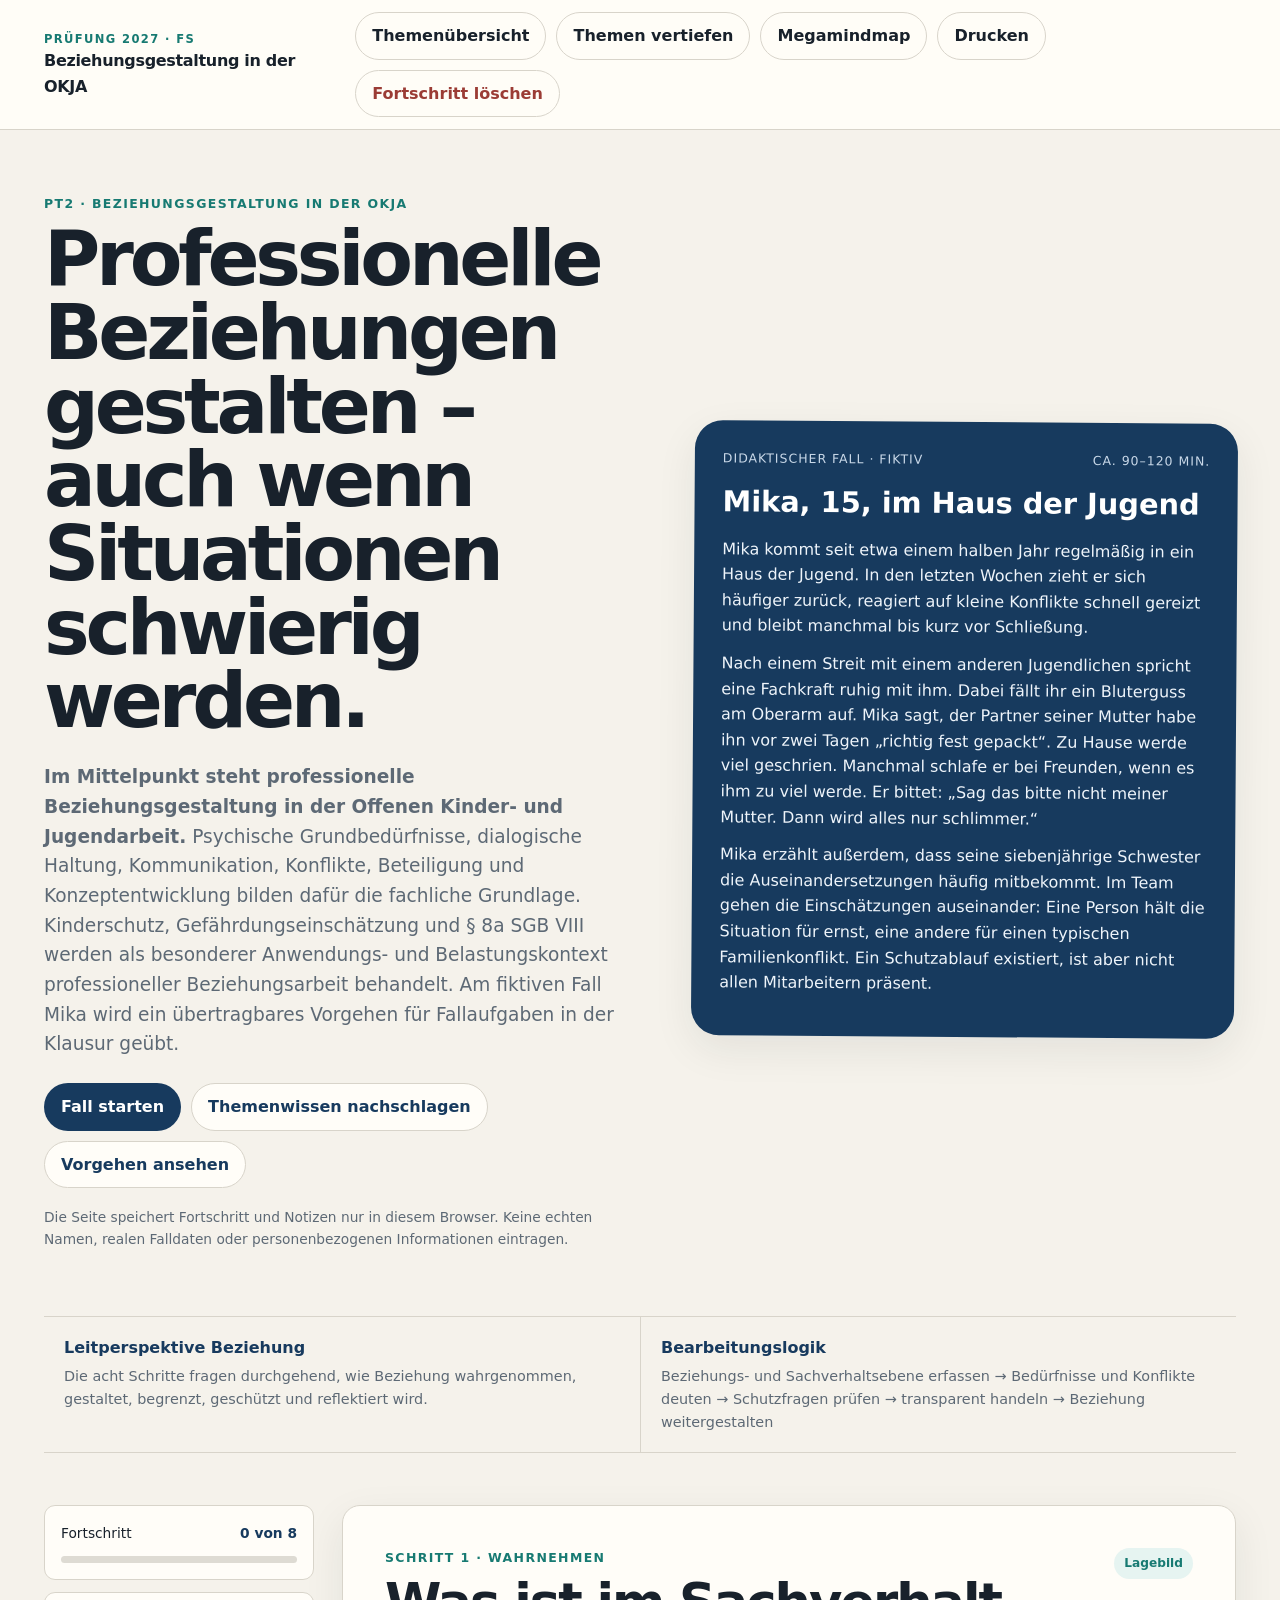
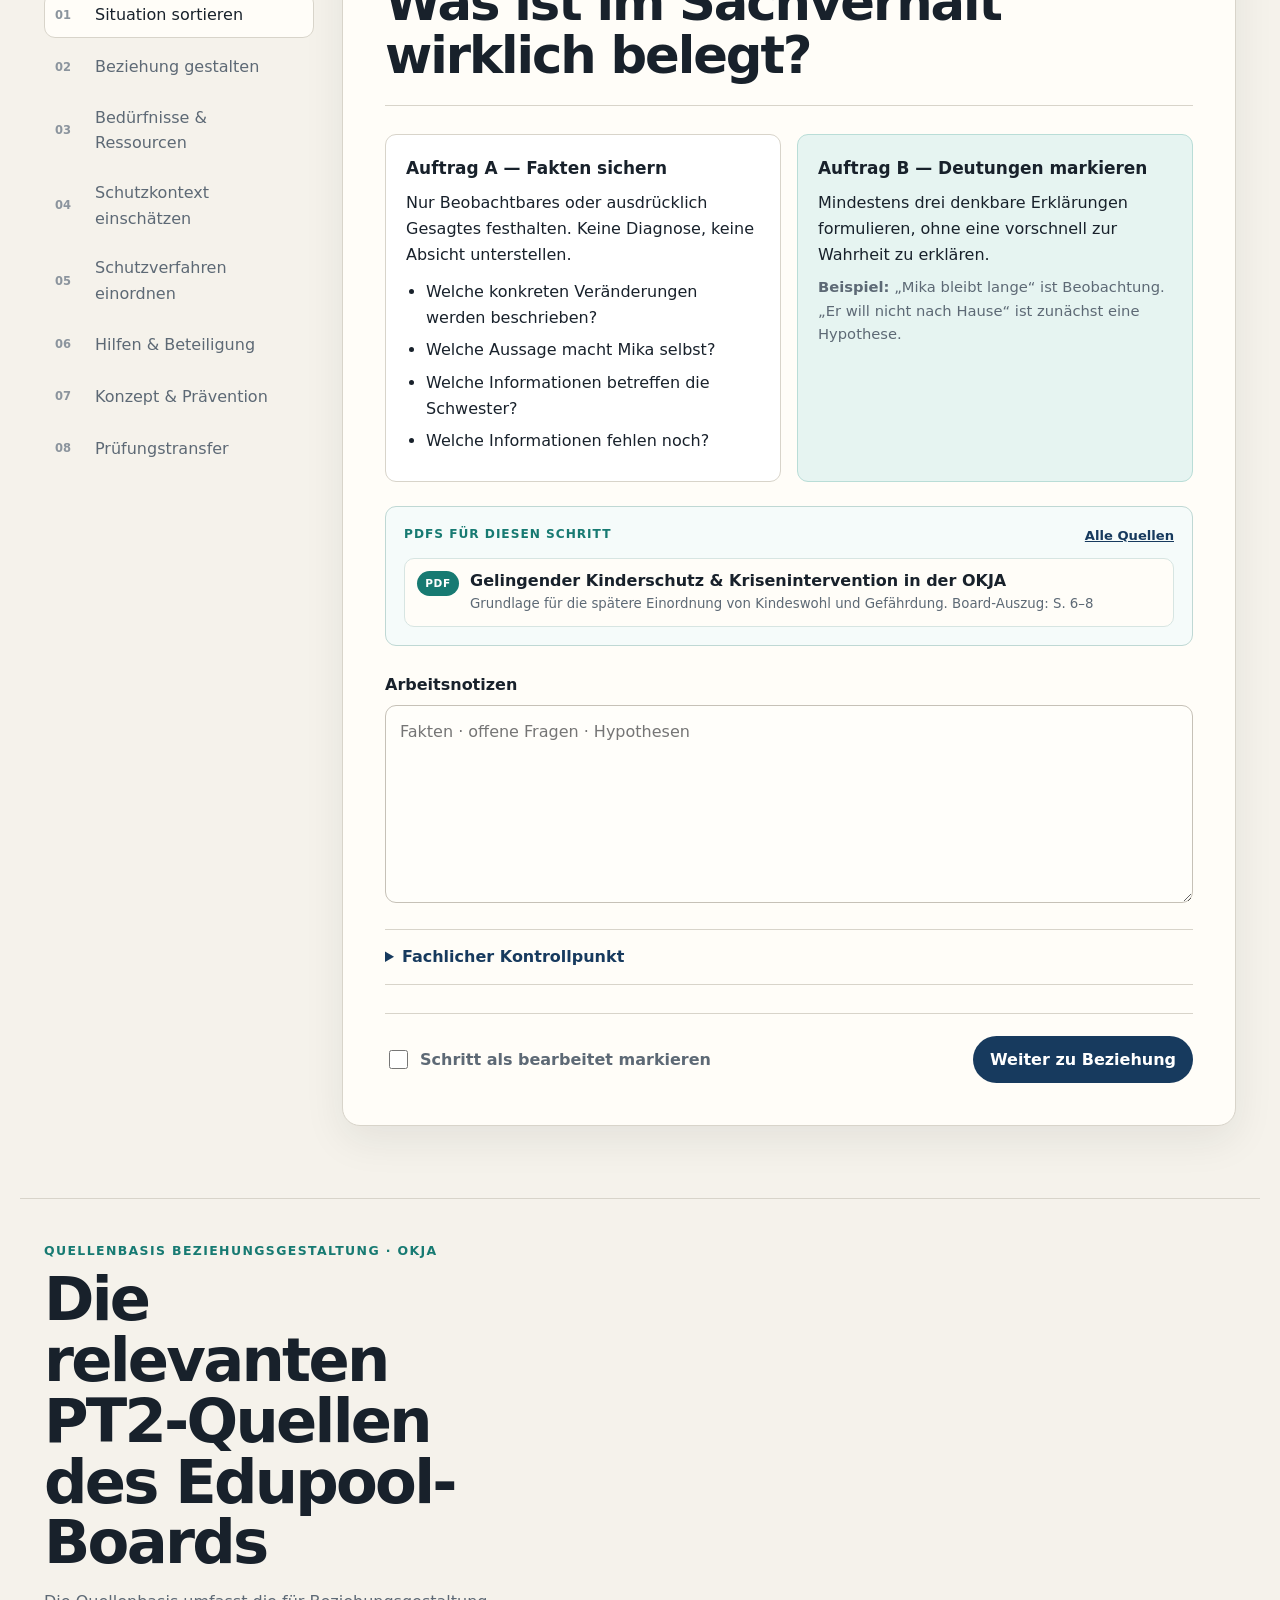
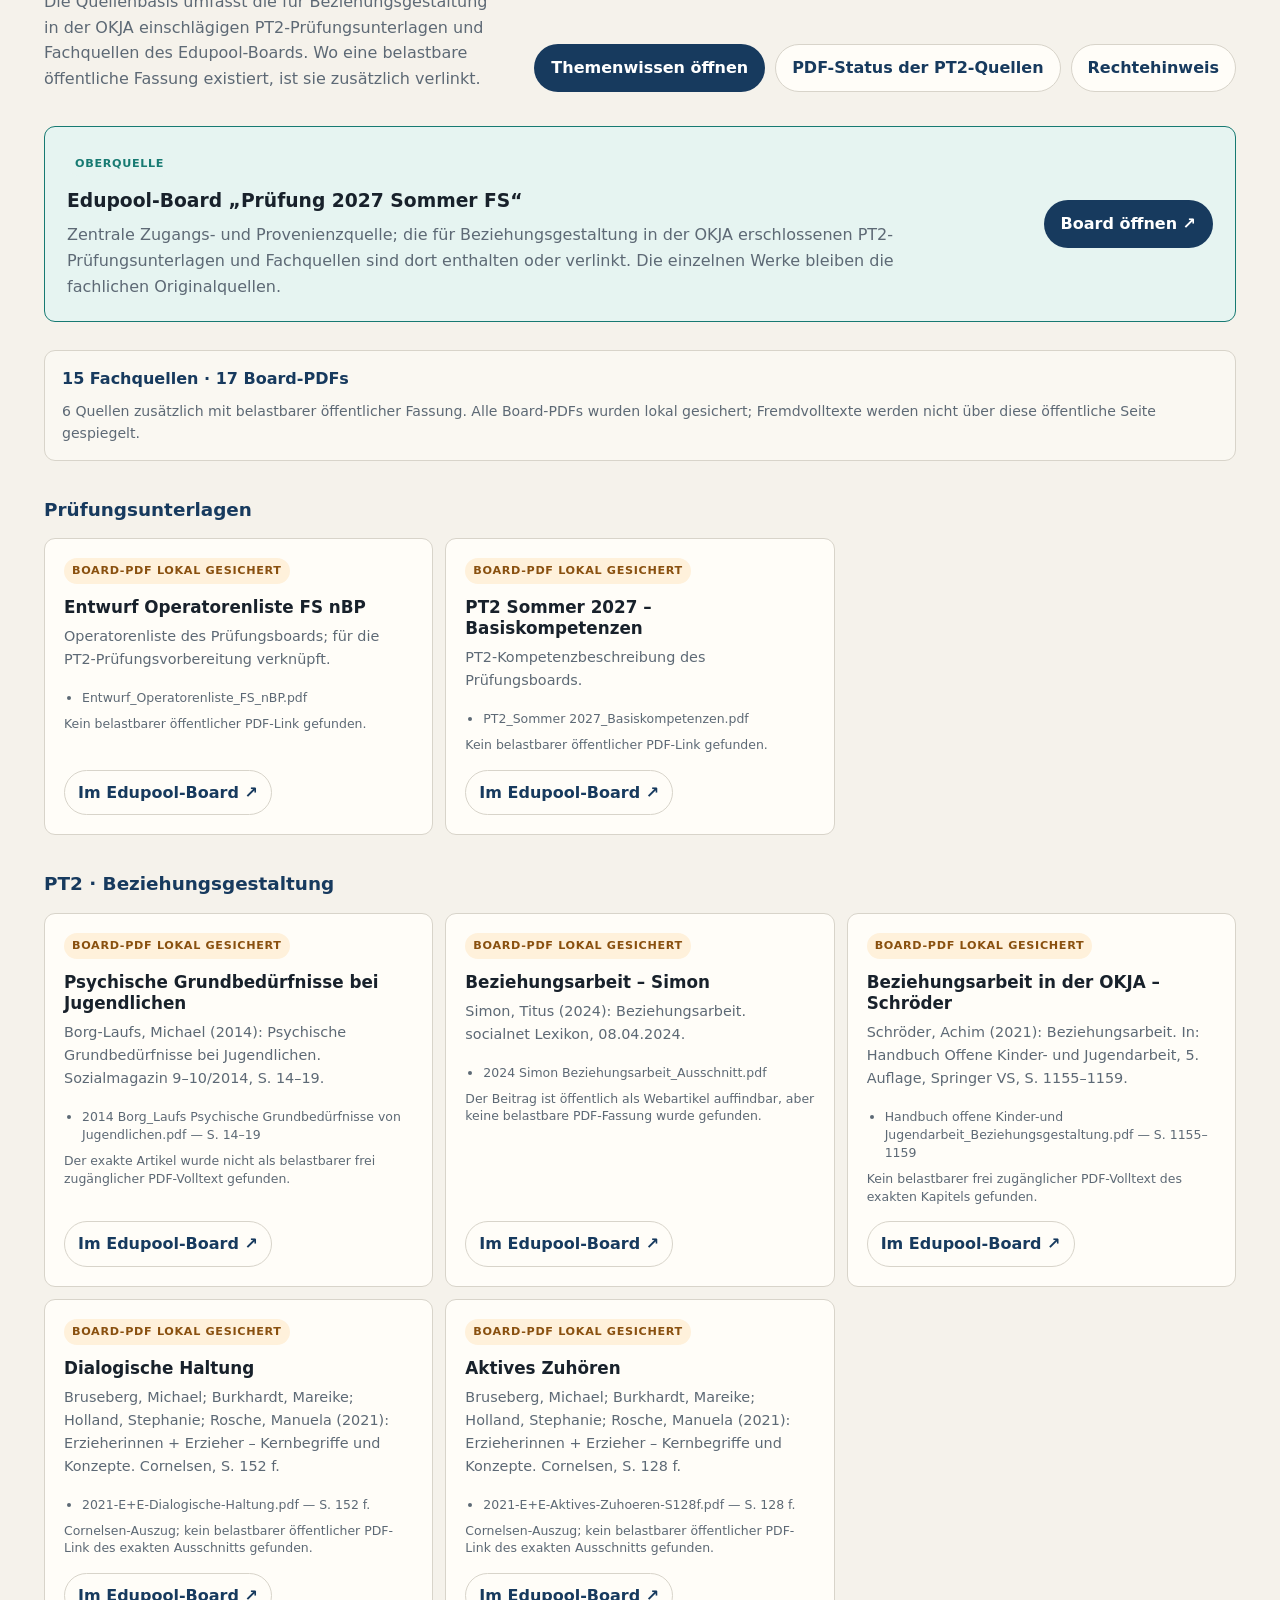
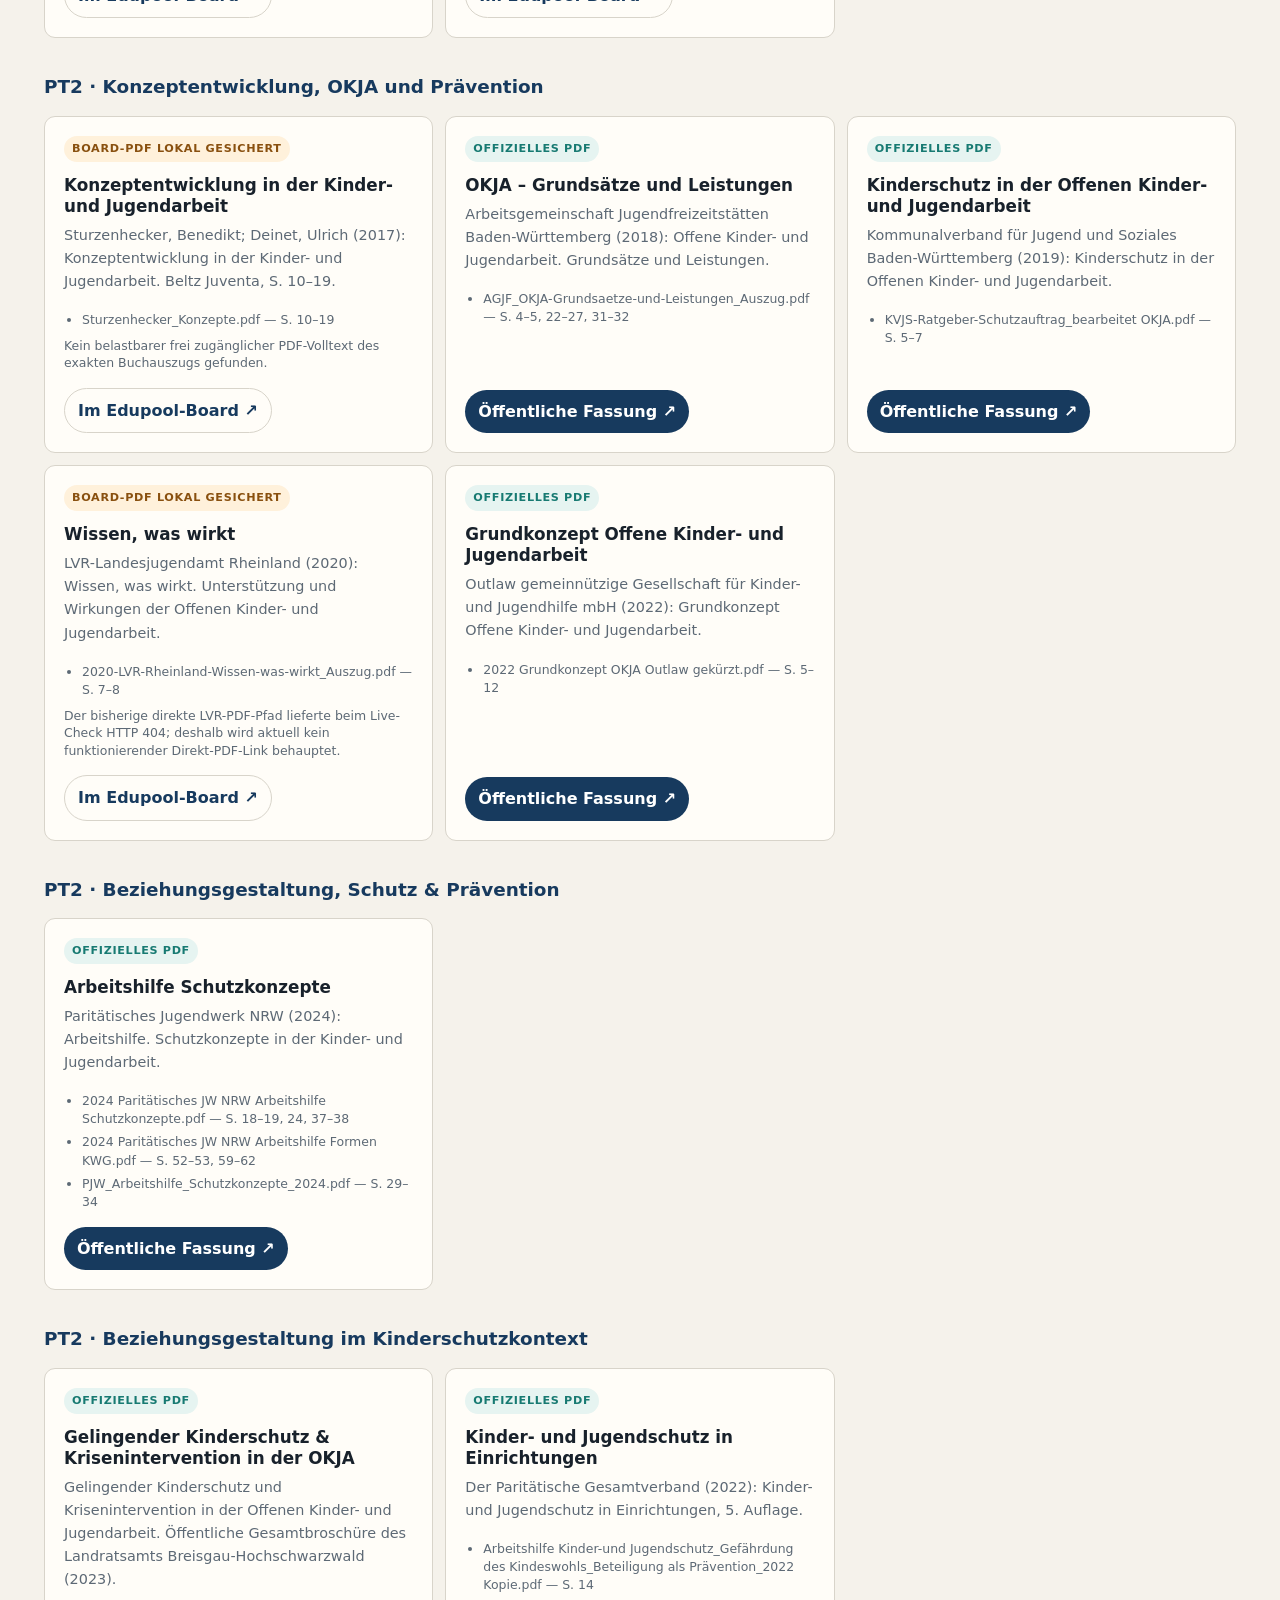
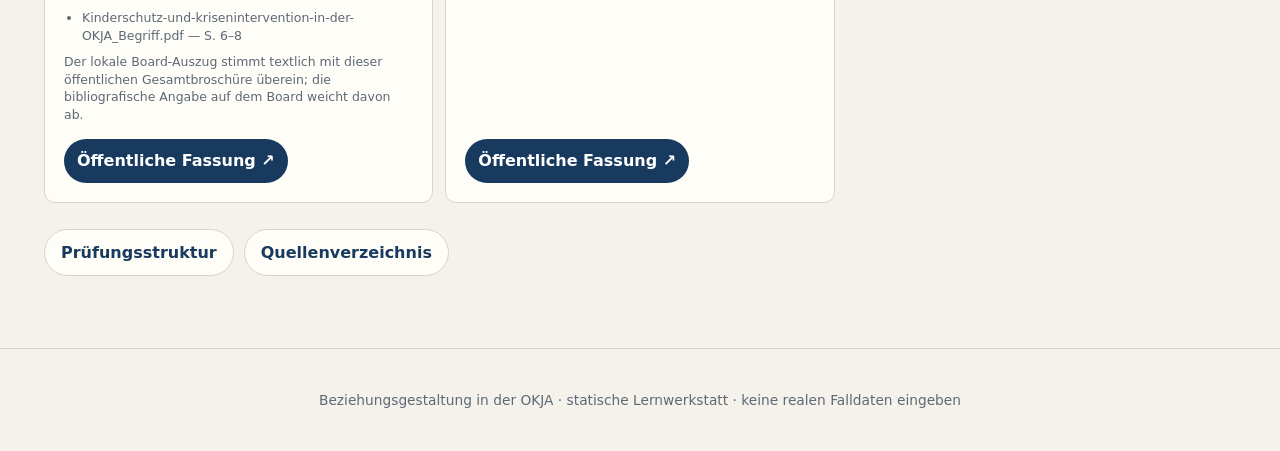
<file: fallwerkstatt.html>
<!doctype html>
<html lang="de">
<head>
  <meta charset="utf-8">
  <meta name="viewport" content="width=device-width, initial-scale=1">
  <meta name="description" content="Interaktive Lernstrecke zur Prüfungsvorbereitung: Beziehungsgestaltung in der Offenen Kinder- und Jugendarbeit, psychische Grundbedürfnisse, Kommunikation, Konflikt, Konzeptentwicklung und Kinderschutz als Anwendungskontext.">
  <title>Fallwerkstatt · Beziehungsgestaltung in der OKJA</title>
  <link rel="stylesheet" href="styles.css">
  <script defer src="app.js"></script>
</head>
<body>
  <a class="skip-link" href="#lernstrecke">Direkt zur Lernstrecke</a>

  <header class="site-header">
    <div class="header-inner">
      <a class="brand" href="index.html" aria-label="Zur Themenübersicht Beziehungsgestaltung">
        <span class="brand-kicker">Prüfung 2027 · FS</span>
        <span class="brand-title">Beziehungsgestaltung in der OKJA</span>
      </a>
      <div class="header-actions">
        <a class="button ghost" href="index.html">Themenübersicht</a>
        <a class="button ghost" href="analyse.html">Themen vertiefen</a>
        <a class="button ghost" href="mindmap.html">Megamindmap</a>
        <button class="button ghost" id="print-button" type="button">Drucken</button>
        <button class="button ghost danger" id="reset-button" type="button">Fortschritt löschen</button>
      </div>
    </div>
  </header>

  <main>
    <section class="hero" id="start">
      <div class="hero-copy">
        <p class="eyebrow">PT2 · Beziehungsgestaltung in der OKJA</p>
        <h1>Professionelle Beziehungen gestalten – auch wenn Situationen schwierig werden.</h1>
        <p class="lead">
          <strong>Im Mittelpunkt steht professionelle Beziehungsgestaltung in der Offenen Kinder- und Jugendarbeit.</strong>
          Psychische Grundbedürfnisse, dialogische Haltung, Kommunikation, Konflikte, Beteiligung und Konzeptentwicklung
          bilden dafür die fachliche Grundlage. Kinderschutz, Gefährdungseinschätzung und § 8a SGB VIII werden als
          besonderer Anwendungs- und Belastungskontext professioneller Beziehungsarbeit behandelt.
          Am fiktiven Fall Mika wird ein übertragbares Vorgehen für Fallaufgaben in der Klausur geübt.
        </p>
        <div class="hero-actions">
          <button class="button primary" type="button" data-goto="1">Fall starten</button>
          <a class="button secondary" href="analyse.html">Themenwissen nachschlagen</a>
          <a class="button secondary" href="#ablauf">Vorgehen ansehen</a>
        </div>
        <p class="privacy-note">
          Die Seite speichert Fortschritt und Notizen nur in diesem Browser. Keine echten Namen,
          realen Falldaten oder personenbezogenen Informationen eintragen.
        </p>
      </div>

      <aside class="case-card" aria-labelledby="falltitel">
        <div class="case-card-head">
          <span class="case-label">Didaktischer Fall · fiktiv</span>
          <span class="case-time">ca. 90–120 Min.</span>
        </div>
        <h2 id="falltitel">Mika, 15, im Haus der Jugend</h2>
        <p>
          Mika kommt seit etwa einem halben Jahr regelmäßig in ein Haus der Jugend. In den letzten
          Wochen zieht er sich häufiger zurück, reagiert auf kleine Konflikte schnell gereizt und
          bleibt manchmal bis kurz vor Schließung.
        </p>
        <p>
          Nach einem Streit mit einem anderen Jugendlichen spricht eine Fachkraft ruhig mit ihm.
          Dabei fällt ihr ein Bluterguss am Oberarm auf. Mika sagt, der Partner seiner Mutter habe
          ihn vor zwei Tagen „richtig fest gepackt“. Zu Hause werde viel geschrien. Manchmal schlafe
          er bei Freunden, wenn es ihm zu viel werde. Er bittet: „Sag das bitte nicht meiner Mutter.
          Dann wird alles nur schlimmer.“
        </p>
        <p>
          Mika erzählt außerdem, dass seine siebenjährige Schwester die Auseinandersetzungen häufig
          mitbekommt. Im Team gehen die Einschätzungen auseinander: Eine Person hält die Situation
          für ernst, eine andere für einen typischen Familienkonflikt. Ein Schutzablauf existiert,
          ist aber nicht allen Mitarbeitern präsent.
        </p>
      </aside>
    </section>

    <section class="exam-strip" id="ablauf" aria-label="Exemplarisches Vorgehen für die Klausur">
      <div>
        <strong>Leitperspektive Beziehung</strong>
        <span>Die acht Schritte fragen durchgehend, wie Beziehung wahrgenommen, gestaltet, begrenzt, geschützt und reflektiert wird.</span>
      </div>
      <div>
        <strong>Bearbeitungslogik</strong>
        <span>Beziehungs- und Sachverhaltsebene erfassen → Bedürfnisse und Konflikte deuten → Schutzfragen prüfen → transparent handeln → Beziehung weitergestalten</span>
      </div>
    </section>

    <section class="workspace" id="lernstrecke">
      <aside class="step-nav" aria-label="Lernschritte">
        <div class="progress-card">
          <div class="progress-copy">
            <span>Fortschritt</span>
            <strong id="progress-label">0 von 8</strong>
          </div>
          <div class="progress-track" aria-hidden="true">
            <div class="progress-bar" id="progress-bar"></div>
          </div>
        </div>

        <nav>
          <ol class="step-list" id="step-list">
            <li><button type="button" data-goto="1"><span>01</span> Situation sortieren</button></li>
            <li><button type="button" data-goto="2"><span>02</span> Beziehung gestalten</button></li>
            <li><button type="button" data-goto="3"><span>03</span> Bedürfnisse & Ressourcen</button></li>
            <li><button type="button" data-goto="4"><span>04</span> Schutzkontext einschätzen</button></li>
            <li><button type="button" data-goto="5"><span>05</span> Schutzverfahren einordnen</button></li>
            <li><button type="button" data-goto="6"><span>06</span> Hilfen & Beteiligung</button></li>
            <li><button type="button" data-goto="7"><span>07</span> Konzept & Prävention</button></li>
            <li><button type="button" data-goto="8"><span>08</span> Prüfungstransfer</button></li>
          </ol>
        </nav>
      </aside>

      <div class="steps">
        <article class="step active" data-step="1" id="schritt-1">
          <header class="step-header">
            <div>
              <p class="step-kicker">Schritt 1 · Wahrnehmen</p>
              <h2>Was ist im Sachverhalt wirklich belegt?</h2>
            </div>
            <span class="phase-badge">Lagebild</span>
          </header>

          <div class="task-grid">
            <section class="task-card">
              <h3>Auftrag A — Fakten sichern</h3>
              <p>Nur Beobachtbares oder ausdrücklich Gesagtes festhalten. Keine Diagnose, keine Absicht unterstellen.</p>
              <ul class="prompt-list">
                <li>Welche konkreten Veränderungen werden beschrieben?</li>
                <li>Welche Aussage macht Mika selbst?</li>
                <li>Welche Informationen betreffen die Schwester?</li>
                <li>Welche Informationen fehlen noch?</li>
              </ul>
            </section>
            <section class="task-card accent">
              <h3>Auftrag B — Deutungen markieren</h3>
              <p>Mindestens drei denkbare Erklärungen formulieren, ohne eine vorschnell zur Wahrheit zu erklären.</p>
              <p class="micro-example"><strong>Beispiel:</strong> „Mika bleibt lange“ ist Beobachtung. „Er will nicht nach Hause“ ist zunächst eine Hypothese.</p>
            </section>
          </div>

          <section class="step-sources" data-step-sources="1" aria-label="Quellen für Schritt 1">
            <p class="source-loading">Quellen werden geladen …</p>
          </section>

          <label class="notes-label" for="notes-1">Arbeitsnotizen</label>
          <textarea class="notes" id="notes-1" data-note="1" rows="7" placeholder="Fakten · offene Fragen · Hypothesen"></textarea>

          <details class="hint">
            <summary>Fachlicher Kontrollpunkt</summary>
            <div>
              <p>Gute Fallarbeit beginnt mit einer Trennung von <strong>Beobachtung</strong>, <strong>Deutung</strong> und <strong>Bewertung</strong>. Das verhindert, dass ein erster Eindruck den gesamten weiteren Prozess bestimmt.</p>
            </div>
          </details>

          <footer class="step-footer">
            <label class="done-toggle"><input type="checkbox" data-complete="1"> Schritt als bearbeitet markieren</label>
            <button class="button primary" type="button" data-next="2">Weiter zu Beziehung</button>
          </footer>
        </article>

        <article class="step" data-step="2" id="schritt-2" hidden>
          <header class="step-header">
            <div>
              <p class="step-kicker">Schritt 2 · Beziehung</p>
              <h2>Wie bleibt das Gespräch offen und tragfähig?</h2>
            </div>
            <span class="phase-badge">Kommunikation</span>
          </header>

          <div class="task-grid">
            <section class="task-card">
              <h3>Auftrag A — Gesprächseinstieg</h3>
              <p>Zwei Sätze formulieren, mit denen die Fachkraft anknüpfen könnte, ohne Mika zu verhören oder vorschnell etwas zu versprechen.</p>
              <ul class="prompt-list">
                <li>dialogische Haltung</li>
                <li>aktives Zuhören</li>
                <li>Transparenz über die eigene Rolle</li>
                <li>keine Zusage absoluter Geheimhaltung</li>
              </ul>
            </section>
            <section class="task-card">
              <h3>Auftrag B — Reaktionen prüfen</h3>
              <div class="choice-list" data-choice-group="conversation">
                <button type="button" class="choice" data-feedback="good">„Ich höre, dass du Sorge hast, was nach dem Gespräch passiert. Erzähl mir, was dir gerade am wichtigsten ist.“</button>
                <button type="button" class="choice" data-feedback="weak">„Du musst mir jetzt genau sagen, ob dein Stiefvater dich schlägt.“</button>
                <button type="button" class="choice" data-feedback="mixed">„Ich behalte alles für mich, egal was du mir erzählst.“</button>
              </div>
              <p class="choice-feedback" aria-live="polite"></p>
            </section>
          </div>

          <section class="conversation-quick" aria-labelledby="conversation-quick-title">
            <div class="quick-visual-head">
              <p class="eyebrow">Gesprächsführung im Dreischritt</p>
              <h3 id="conversation-quick-title">Erst klären, dann verstehen, dann gemeinsam weitergehen</h3>
            </div>
            <div class="conversation-quick-grid">
              <section>
                <span class="quick-step-number">1</span>
                <h4>Anlass & Ziel</h4>
                <p>Beobachtungen sortieren, Wissenslücken benennen und klären, was das Gespräch leisten soll. Verstehen und Beziehungsarbeit kommen vor vorschnellen Lösungen.</p>
              </section>
              <section class="quick-focus">
                <span class="quick-step-number">2</span>
                <h4>Prozess gestalten</h4>
                <p><strong>Haltung:</strong> Wertschätzung, Empathie und Kongruenz. <strong>Techniken:</strong> offene Fragen, paraphrasieren und Gefühle validieren.</p>
              </section>
              <section>
                <span class="quick-step-number">3</span>
                <h4>Abschluss & Ausblick</h4>
                <p>Gemeinsames Verständnis sichern, hilfreiche nächste Schritte vereinbaren und weitere Gespräche offenhalten.</p>
              </section>
            </div>
          </section>

          <section class="step-sources" data-step-sources="2" aria-label="Quellen für Schritt 2">
            <p class="source-loading">Quellen werden geladen …</p>
          </section>

          <label class="notes-label" for="notes-2">Gesprächsvorschlag</label>
          <textarea class="notes" id="notes-2" data-note="2" rows="7" placeholder="Einstieg · Fragen · Transparenz · Grenzen der Vertraulichkeit"></textarea>

          <details class="hint">
            <summary>Fachlicher Kontrollpunkt</summary>
            <div>
              <p>Beziehungsarbeit ist hier kein Gegensatz zum Schutzauftrag. Sie ist ein Mittel, um Informationen, Beteiligung und Hilfen überhaupt möglich zu machen. Gleichzeitig darf Beziehung nicht dazu führen, notwendige Schutzschritte zu vermeiden.</p>
            </div>
          </details>

          <footer class="step-footer">
            <label class="done-toggle"><input type="checkbox" data-complete="2"> Schritt als bearbeitet markieren</label>
            <button class="button primary" type="button" data-next="3">Weiter zu Bedürfnissen</button>
          </footer>
        </article>

        <article class="step" data-step="3" id="schritt-3" hidden>
          <header class="step-header">
            <div>
              <p class="step-kicker">Schritt 3 · Verstehen</p>
              <h2>Welche Bedürfnisse, Belastungen und Ressourcen sind sichtbar?</h2>
            </div>
            <span class="phase-badge">Grundbedürfnisse</span>
          </header>

          <div class="three-columns">
            <section class="task-card">
              <h3>Bedürfnisse</h3>
              <p>Welche psychischen Grundbedürfnisse könnten berührt sein? Am Fall begründen statt nur Begriffe aufzuzählen.</p>
            </section>
            <section class="task-card">
              <h3>Belastungen</h3>
              <p>Welche Faktoren könnten Mikas Sicherheit, Entwicklung oder Handlungsfähigkeit beeinträchtigen?</p>
            </section>
            <section class="task-card">
              <h3>Ressourcen</h3>
              <p>Welche Schutzfaktoren sind schon vorhanden? Wer oder was könnte zusätzlich stabilisieren?</p>
            </section>
          </div>

          <section class="step-sources" data-step-sources="3" aria-label="Quellen für Schritt 3">
            <p class="source-loading">Quellen werden geladen …</p>
          </section>

          <label class="notes-label" for="notes-3">Bedürfnis–Belastungs–Ressourcen-Matrix</label>
          <textarea class="notes" id="notes-3" data-note="3" rows="8" placeholder="Bedürfnis → Beobachtung im Fall → mögliche Ressource"></textarea>


          <footer class="step-footer">
            <label class="done-toggle"><input type="checkbox" data-complete="3"> Schritt als bearbeitet markieren</label>
            <button class="button primary" type="button" data-next="4">Weiter zur Einschätzung</button>
          </footer>
        </article>

        <article class="step" data-step="4" id="schritt-4" hidden>
          <header class="step-header">
            <div>
              <p class="step-kicker">Schritt 4 · Bewerten</p>
              <h2>Welche Anhaltspunkte sind gewichtig — und was bleibt offen?</h2>
            </div>
            <span class="phase-badge">Kinderschutz als Anwendungskontext</span>
          </header>

          <div class="callout warning">
            <strong>Prüfungsregel:</strong> Keine Ferndiagnose und keine Entscheidung allein aus einem Einzelhinweis. Anhaltspunkte, Gegenhinweise, Schutzfaktoren und fehlende Informationen gegeneinander abwägen.
          </div>

          <div class="task-grid">
            <section class="task-card">
              <h3>Pro Gefährdungsannahme</h3>
              <p>Welche Beobachtungen sprechen dafür, dass eine ernsthafte Gefährdung geprüft werden muss?</p>
            </section>
            <section class="task-card">
              <h3>Gegen voreilige Festlegung</h3>
              <p>Welche Informationen fehlen? Welche alternativen Erklärungen sind möglich? Was darf trotzdem nicht bagatellisiert werden?</p>
            </section>
          </div>

          <section class="step-sources" data-step-sources="4" aria-label="Quellen für Schritt 4">
            <p class="source-loading">Quellen werden geladen …</p>
          </section>

          <label class="notes-label" for="notes-4">Vorläufige fachliche Einschätzung</label>
          <textarea class="notes" id="notes-4" data-note="4" rows="8" placeholder="Anhaltspunkte · Schutzfaktoren · Unsicherheiten · nächster Informationsbedarf"></textarea>

          <details class="hint">
            <summary>Prüfungsformulierung</summary>
            <div>
              <p>Statt „Es liegt sicher Kindeswohlgefährdung vor“ ist im Fallstadium oft präziser: „Es liegen mehrere Hinweise vor, die eine strukturierte Gefährdungseinschätzung nach dem Schutzverfahren erforderlich machen.“</p>
            </div>
          </details>

          <footer class="step-footer">
            <label class="done-toggle"><input type="checkbox" data-complete="4"> Schritt als bearbeitet markieren</label>
            <button class="button primary" type="button" data-next="5">Weiter zum Verfahren</button>
          </footer>
        </article>

        <article class="step" data-step="5" id="schritt-5" hidden>
          <header class="step-header">
            <div>
              <p class="step-kicker">Schritt 5 · Planen</p>
              <h2>Was verlangt der Schutzauftrag — und wer macht was?</h2>
            </div>
            <span class="phase-badge">Schutzverfahren · § 8a SGB VIII</span>
          </header>

          <div class="law-sequence" aria-label="Vereinfachte Verfahrenslogik">
            <div><span>1</span><p><strong>Hinweise ernst nehmen und dokumentieren.</strong><br>Beobachtung und Aussage möglichst konkret festhalten.</p></div>
            <div><span>2</span><p><strong>Gefährdung fachlich einschätzen.</strong><br>Im Trägerverfahren mehrere Perspektiven einbeziehen.</p></div>
            <div><span>3</span><p><strong>Insoweit erfahrene Fachkraft hinzuziehen.</strong><br>§ 8a Abs. 4 sieht dies für entsprechende Trägervereinbarungen vor; § 8b gibt beruflich mit Kindern und Jugendlichen Tätigen einen Beratungsanspruch.</p></div>
            <div><span>4</span><p><strong>Mika und grundsätzlich die Erziehungsberechtigten beteiligen.</strong><br>Nur soweit dadurch der wirksame Schutz nicht in Frage gestellt wird.</p></div>
            <div><span>5</span><p><strong>Auf geeignete Hilfen hinwirken.</strong><br>Schutz und Unterstützung gemeinsam denken.</p></div>
            <div><span>6</span><p><strong>Jugendamt informieren, wenn die Gefährdung anders nicht abgewendet werden kann.</strong><br>Bei akuter Gefahr gilt das lokale Notfall- und Schutzverfahren; nicht auf diese vereinfachte Lernsequenz verlassen.</p></div>
          </div>

          <div class="callout info">
            <strong>Wichtig:</strong> Für die Praxis ist die konkrete § 8a-Vereinbarung und Verfahrensanweisung des eigenen Trägers maßgeblich. Diese Lernstrecke ersetzt kein reales Schutzverfahren.
          </div>

          <section class="step-sources" data-step-sources="5" aria-label="Quellen für Schritt 5">
            <p class="source-loading">Quellen werden geladen …</p>
          </section>

          <label class="notes-label" for="notes-5">Ablauf im Fall Mika</label>
          <textarea class="notes" id="notes-5" data-note="5" rows="8" placeholder="Wer? · Was? · Wann? · Womit begründet? · Was dokumentieren?"></textarea>

          <details class="hint">
            <summary>Amtliche Rechtsgrundlagen</summary>
            <div class="source-links">
              <a href="https://www.gesetze-im-internet.de/sgb_8/__8a.html" target="_blank" rel="noreferrer">§ 8a SGB VIII – Schutzauftrag bei Kindeswohlgefährdung</a>
              <a href="https://www.gesetze-im-internet.de/sgb_8/__8b.html" target="_blank" rel="noreferrer">§ 8b SGB VIII – Fachliche Beratung und Begleitung</a>
              <a href="https://www.gesetze-im-internet.de/sgb_8/__8.html" target="_blank" rel="noreferrer">§ 8 SGB VIII – Beteiligung von Kindern und Jugendlichen</a>
            </div>
          </details>

          <footer class="step-footer">
            <label class="done-toggle"><input type="checkbox" data-complete="5"> Schritt als bearbeitet markieren</label>
            <button class="button primary" type="button" data-next="6">Weiter zu Hilfen</button>
          </footer>
        </article>

        <article class="step" data-step="6" id="schritt-6" hidden>
          <header class="step-header">
            <div>
              <p class="step-kicker">Schritt 6 · Handeln</p>
              <h2>Wie lassen sich Schutz, Beteiligung und konkrete Hilfe verbinden?</h2>
            </div>
            <span class="phase-badge">Unterstützung</span>
          </header>

          <div class="task-grid">
            <section class="task-card">
              <h3>Mit Mika</h3>
              <ul class="prompt-list">
                <li>Wie kann die Fachkraft die nächsten Schritte transparent erklären?</li>
                <li>Wobei kann Mika mitentscheiden?</li>
                <li>Was braucht er heute, was mittelfristig?</li>
              </ul>
            </section>
            <section class="task-card">
              <h3>Im Helfersystem</h3>
              <ul class="prompt-list">
                <li>Welche internen Zuständigkeiten müssen aktiviert werden?</li>
                <li>Welche externen Hilfen könnten passen?</li>
                <li>Wie bleibt der Informationsaustausch auf das Notwendige begrenzt?</li>
              </ul>
            </section>
          </div>

          <section class="step-sources" data-step-sources="6" aria-label="Quellen für Schritt 6">
            <p class="source-loading">Quellen werden geladen …</p>
          </section>

          <label class="notes-label" for="notes-6">Unterstützungsplan</label>
          <textarea class="notes" id="notes-6" data-note="6" rows="8" placeholder="Sofort · nächste Tage · längerfristig · Beteiligung · Kooperation"></textarea>

          <details class="hint">
            <summary>Alternative Sinnachse</summary>
            <div>
              <p>Wenn der Blick nur auf „Meldung ja/nein“ fällt, schrumpft der Fall auf eine Verfahrensfrage. Werden Schutz und Beteiligung gleichgewichtig betrachtet, wird zusätzlich sichtbar, wie Vertrauen erhalten, Hilfe zugänglich und Mikas Handlungsspielraum gestärkt werden kann.</p>
            </div>
          </details>

          <footer class="step-footer">
            <label class="done-toggle"><input type="checkbox" data-complete="6"> Schritt als bearbeitet markieren</label>
            <button class="button primary" type="button" data-next="7">Weiter zum Konzept</button>
          </footer>
        </article>

        <article class="step" data-step="7" id="schritt-7" hidden>
          <header class="step-header">
            <div>
              <p class="step-kicker">Schritt 7 · Struktur verändern</p>
              <h2>Was muss die Einrichtung aus dem Fall lernen?</h2>
            </div>
            <span class="phase-badge">Konzept & Prävention</span>
          </header>

          <div class="callout neutral">
            Aus einem Fall wird Konzeptarbeit, wenn die Einrichtung nicht nur reagiert, sondern Bedarf, Ziel, Handlung und Reflexion verbindet. Bei Mika gehört dazu auch die Frage, ob der vorhandene Schutzablauf im Team tatsächlich handlungsfähig ist.
          </div>

          <section class="concept-quick" aria-label="Konzeptentwicklung als Lernzyklus">
            <div class="quick-visual-head">
              <p class="eyebrow">Konzeptentwicklung</p>
              <h3>Planen → umsetzen → reflektieren → verändern</h3>
            </div>
            <div class="concept-cycle-quick">
              <section><span>1</span><strong>Planung</strong><small>Bedarf und Ziele klären</small></section>
              <section><span>2</span><strong>Umsetzung</strong><small>pädagogisches Handeln erproben</small></section>
              <section><span>3</span><strong>Reflexion</strong><small>Erfahrungen auswerten</small></section>
              <section><span>4</span><strong>Revision</strong><small>Erkenntnisse in neue Planung übersetzen</small></section>
            </div>
            <p class="concept-participation"><strong>Partizipation begleitet alle Phasen:</strong> Interessen und Bedürfnisse ermitteln, Ziele mitentwickeln, Umsetzung mitgestalten, Ergebnisse reflektieren und Kritik einbringen.</p>
            <div class="goal-quick-grid">
              <section><strong>Wirkungsziel</strong><span>Gewünschter Zustand oder gewünschte Entwicklung bei Kindern und Jugendlichen.</span></section>
              <section><strong>Handlungsziel</strong><span>Pädagogische Handlung oder Arrangement, das diese Wirkung wahrscheinlicher machen soll.</span></section>
            </div>
            <p class="goal-caution">Ein umgesetztes Handlungsziel garantiert die gewünschte Wirkung nicht.</p>
          </section>

          <div class="three-columns">
            <section class="task-card">
              <h3>Struktur</h3>
              <p>Welche Zuständigkeiten, Abläufe und Dokumentationswege müssen eindeutig sein?</p>
            </section>
            <section class="task-card">
              <h3>Alltag</h3>
              <p>Wie kann Prävention in Beziehung, Beteiligung, Beratung und Gruppenalltag integriert werden?</p>
            </section>
            <section class="task-card">
              <h3>Team</h3>
              <p>Welche Fortbildung, Fallberatung und gemeinsame Haltung braucht das multiprofessionelle Team?</p>
            </section>
          </div>

          <section class="step-sources" data-step-sources="7" aria-label="Quellen für Schritt 7">
            <p class="source-loading">Quellen werden geladen …</p>
          </section>

          <label class="notes-label" for="notes-7">Drei konkrete Konzeptverbesserungen</label>
          <textarea class="notes" id="notes-7" data-note="7" rows="8" placeholder="1. Maßnahme · Zweck · verantwortlich · überprüfbar an ..."></textarea>


          <footer class="step-footer">
            <label class="done-toggle"><input type="checkbox" data-complete="7"> Schritt als bearbeitet markieren</label>
            <button class="button primary" type="button" data-next="8">Weiter zum Prüfungstransfer</button>
          </footer>
        </article>

        <article class="step" data-step="8" id="schritt-8" hidden>
          <header class="step-header">
            <div>
              <p class="step-kicker">Schritt 8 · Reflektieren</p>
              <h2>Aus der Fallarbeit eine prüfungsfähige vollständige Handlung bauen</h2>
            </div>
            <span class="phase-badge">Transfer</span>
          </header>

          <div class="exam-chain">
            <div><strong>1. Situation erfassen</strong><span>Fakten, Beteiligte, Auftrag, offene Fragen</span></div>
            <div><strong>2. Fachlich analysieren</strong><span>Beziehung, Bedürfnisse, Ressourcen, Risiken, Recht</span></div>
            <div><strong>3. Ziele formulieren</strong><span>Schutz, Beteiligung, Stabilisierung, Hilfezugang</span></div>
            <div><strong>4. Handeln planen</strong><span>Gespräch, Team, insoweit erfahrene Fachkraft, Hilfen, ggf. Jugendamt</span></div>
            <div><strong>5. Durchführen begründen</strong><span>Warum ist welcher Schritt fachlich passend?</span></div>
            <div><strong>6. Auswerten und weiterentwickeln</strong><span>Wirkung prüfen, Konzept und Prävention verbessern</span></div>
          </div>

          <section class="step-sources" data-step-sources="8" aria-label="Quellen für Schritt 8">
            <p class="source-loading">Quellen werden geladen …</p>
          </section>

          <section class="final-task">
            <h3>Abschlussauftrag</h3>
            <p>In 8–12 Sätzen eine zusammenhängende Antwort auf diese Prüfungsfrage formulieren:</p>
            <blockquote>
              Wie kann die Fachkraft im Fall Mika die professionelle Beziehung bewusst gestalten, notwendige Schutzfragen transparent und verfahrenssicher bearbeiten und daraus Konsequenzen für Beziehungsgestaltung und Konzept der Einrichtung ableiten?
            </blockquote>
          </section>

          <label class="notes-label" for="notes-8">Prüfungsantwort</label>
          <textarea class="notes large" id="notes-8" data-note="8" rows="12" placeholder="Zusammenhängende Begründung vom Lagebild bis zur Reflexion"></textarea>

          <details class="hint">
            <summary>Selbstcheck vor dem Abschluss</summary>
            <div>
              <ul class="checklist">
                <li>Ich trenne Beobachtung und Interpretation.</li>
                <li>Ich begründe Beziehungsgestaltung fachlich.</li>
                <li>Ich benenne Unsicherheiten statt sie zu verdecken.</li>
                <li>Ich ordne das § 8a-Verfahren korrekt ein.</li>
                <li>Ich beteilige den Jugendlichen, soweit Schutz dadurch nicht gefährdet wird.</li>
                <li>Ich denke Hilfen und Schutz zusammen.</li>
                <li>Ich leite mindestens eine Konsequenz für das Einrichtungskonzept ab.</li>
                <li>Ich reflektiere Wirkung und weiteres Vorgehen.</li>
              </ul>
            </div>
          </details>

          <footer class="step-footer final">
            <label class="done-toggle"><input type="checkbox" data-complete="8"> Lernstrecke abgeschlossen</label>
            <button class="button secondary" id="summary-button" type="button">Arbeitsstand zusammenfassen</button>
          </footer>
        </article>

        <section class="completion-panel" id="completion-panel" hidden aria-live="polite">
          <p class="eyebrow">Arbeitsstand</p>
          <h2>Die Fallakte ist bereit für den Prüfungstransfer.</h2>
          <p id="completion-text"></p>
          <div class="completion-actions">
            <button class="button primary" type="button" id="copy-summary">Zusammenfassung kopieren</button>
            <button class="button secondary" type="button" id="close-summary">Zur Lernstrecke zurück</button>
          </div>
        </section>
      </div>
    </section>

    <section class="pdf-library" id="pdf-quellen">
      <div class="pdf-library-head">
        <div>
          <p class="eyebrow">Quellenbasis Beziehungsgestaltung · OKJA</p>
          <h2>Die relevanten PT2-Quellen des Edupool-Boards</h2>
          <p>
            Die Quellenbasis umfasst die für Beziehungsgestaltung in der OKJA einschlägigen PT2-Prüfungsunterlagen
            und Fachquellen des Edupool-Boards. Wo eine belastbare öffentliche Fassung existiert, ist sie zusätzlich verlinkt.
          </p>
        </div>
        <div class="source-actions">
          <a class="button primary" href="analyse.html">Themenwissen öffnen</a>
          <a class="button secondary" href="quellen/pdf-quellen.md" target="_blank" rel="noreferrer">PDF-Status der PT2-Quellen</a>
          <a class="button secondary" href="RECHTE.md" target="_blank" rel="noreferrer">Rechtehinweis</a>
        </div>
      </div>

      <div class="source-root" id="source-root">
        <p class="source-loading">Oberquelle wird geladen …</p>
      </div>

      <div id="pdf-library-content">
        <p class="source-loading">Quellenbibliothek wird geladen …</p>
      </div>

      <div class="source-actions pdf-footer-actions">
        <a class="button secondary" href="docs/pruefungsstruktur.md" target="_blank" rel="noreferrer">Prüfungsstruktur</a>
        <a class="button secondary" href="quellen/quellenverzeichnis.md" target="_blank" rel="noreferrer">Quellenverzeichnis</a>
      </div>
    </section>
  </main>

  <footer class="site-footer">
    <p>Beziehungsgestaltung in der OKJA · statische Lernwerkstatt · keine realen Falldaten eingeben</p>
  </footer>

  <div class="toast" id="toast" role="status" aria-live="polite" hidden></div>
</body>
</html>
</file>
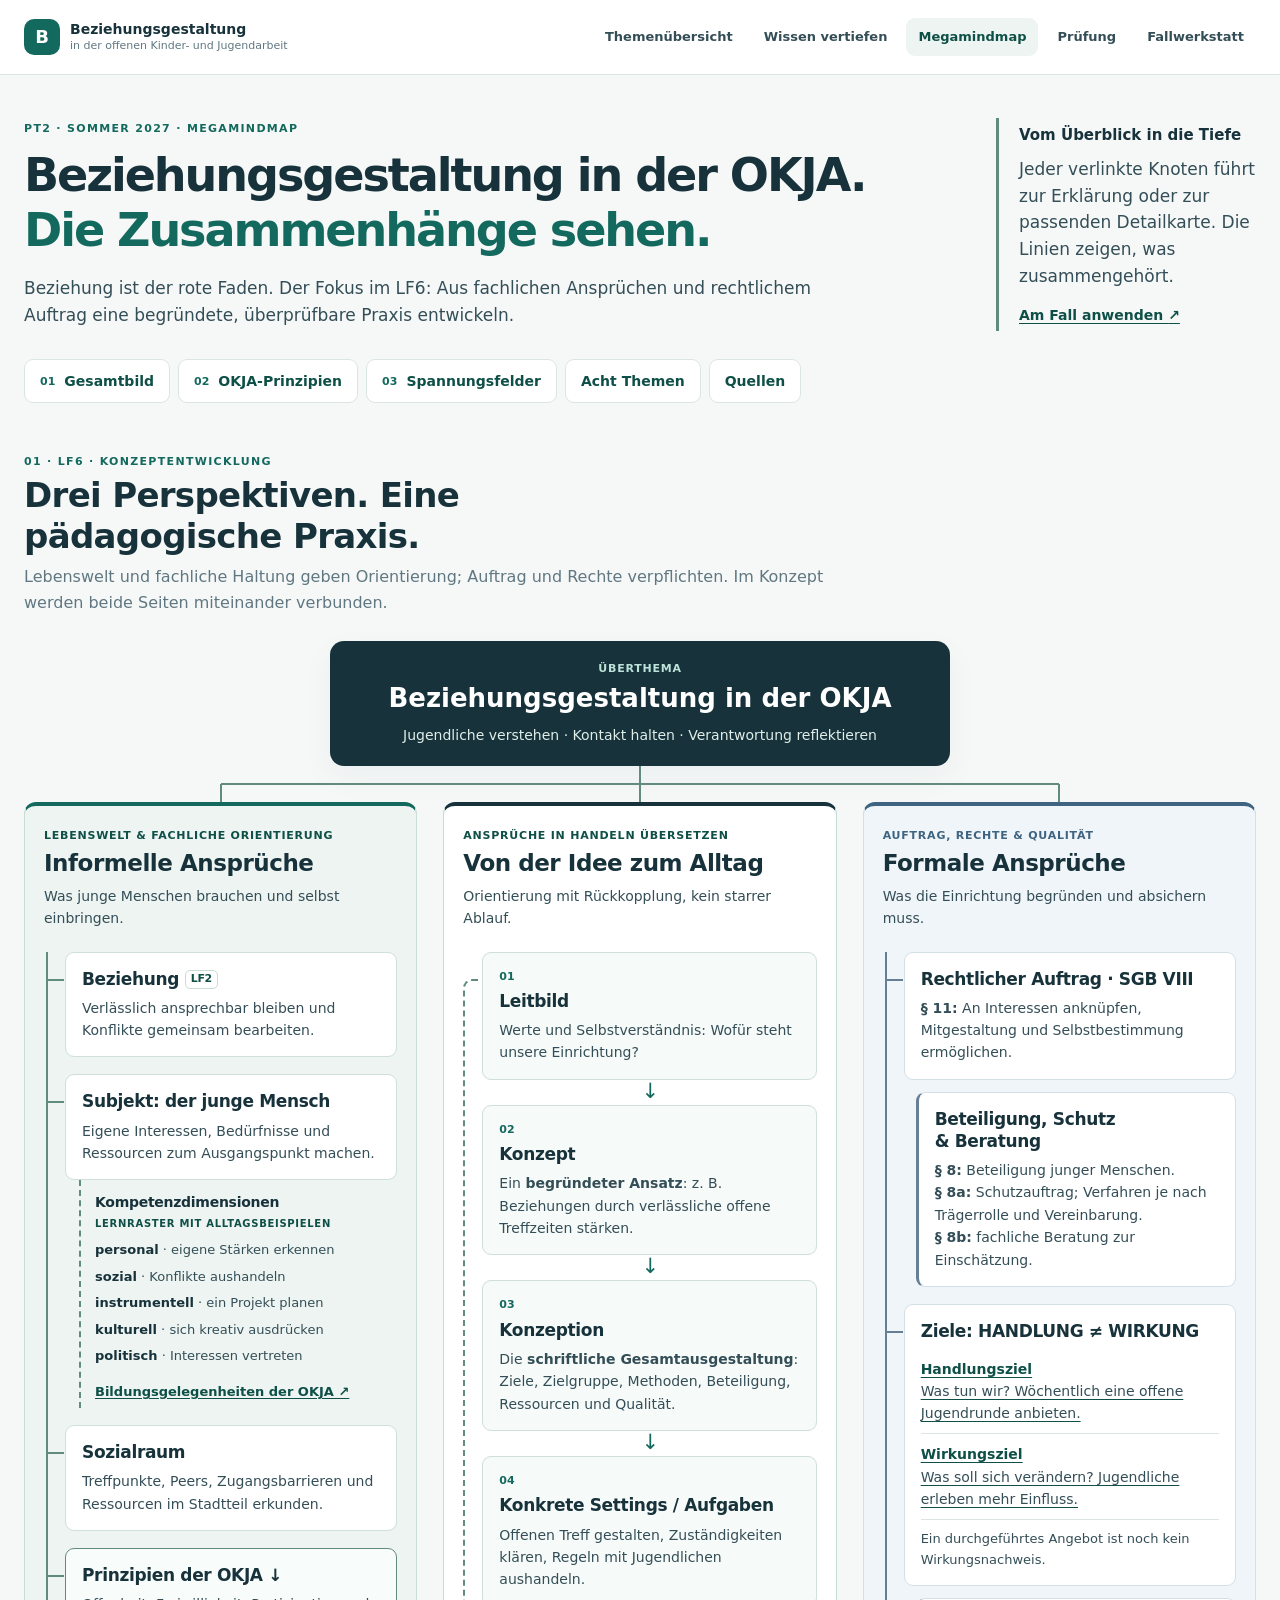
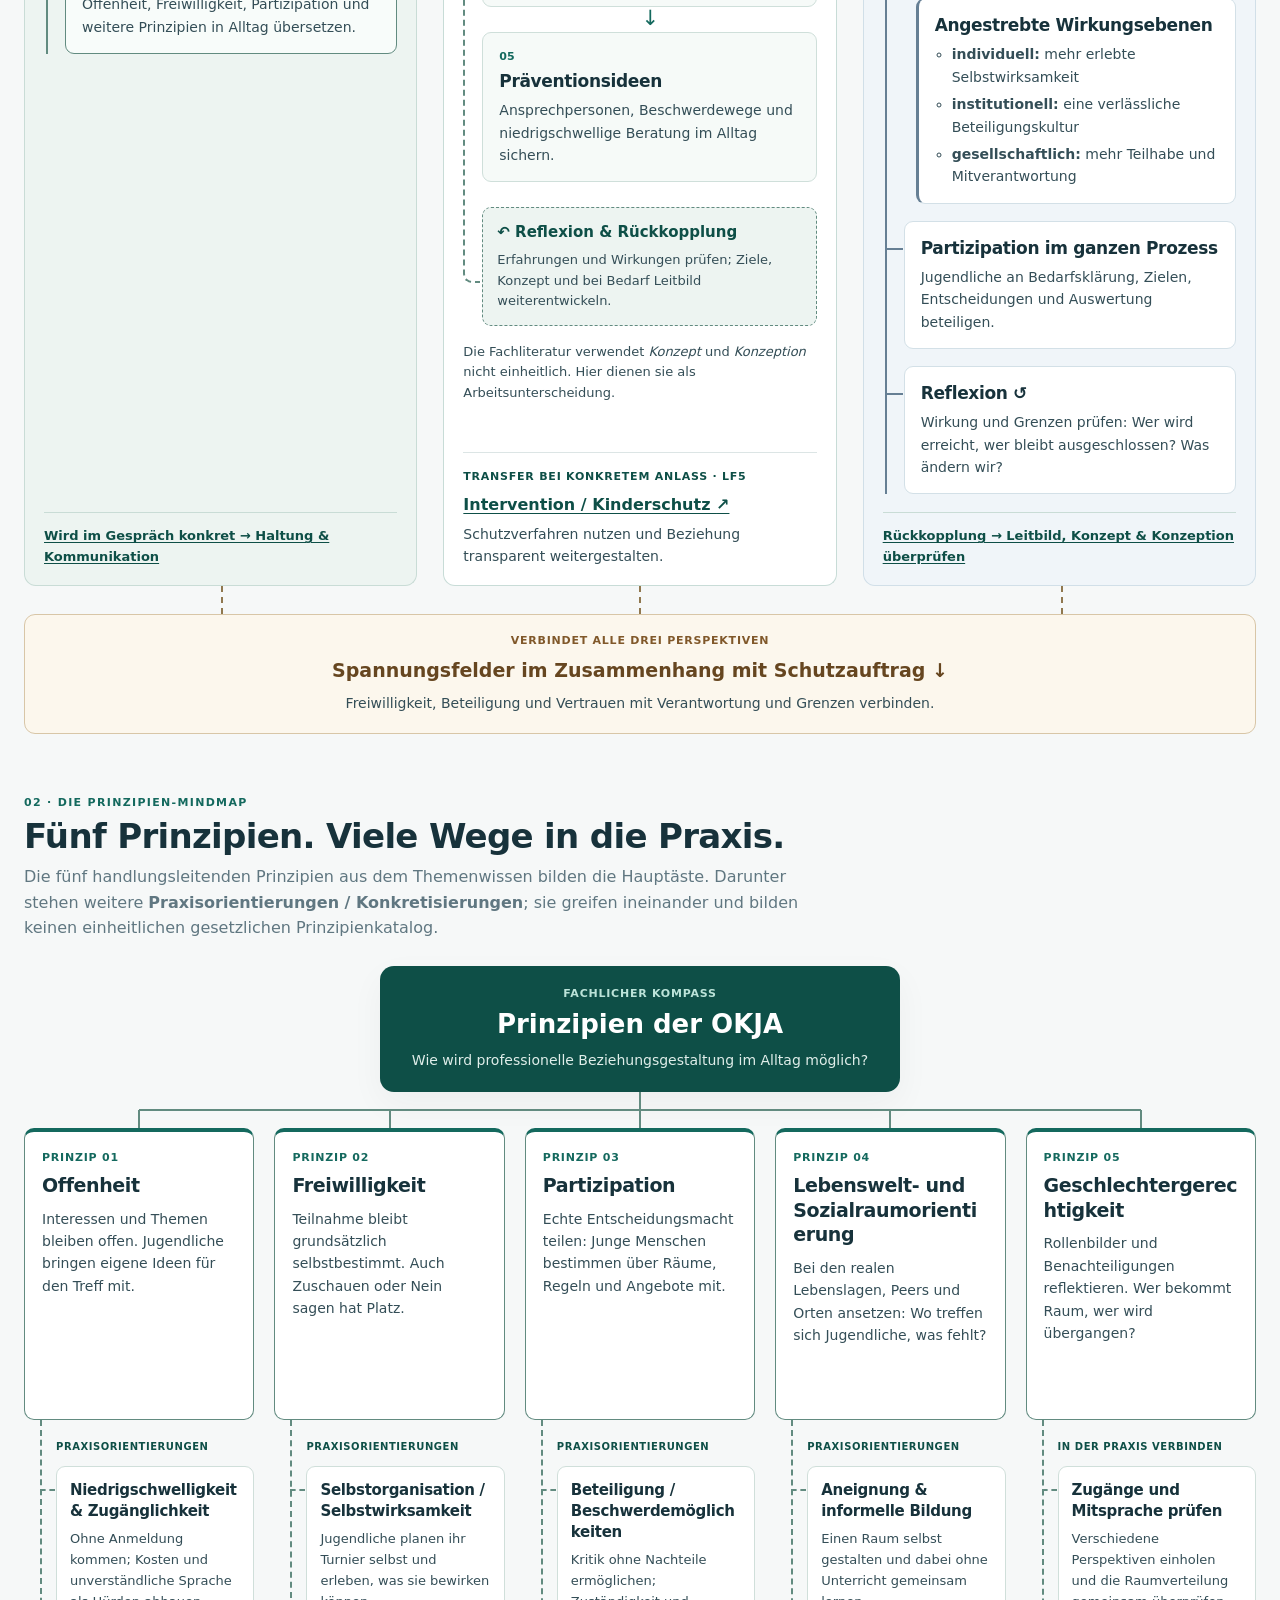
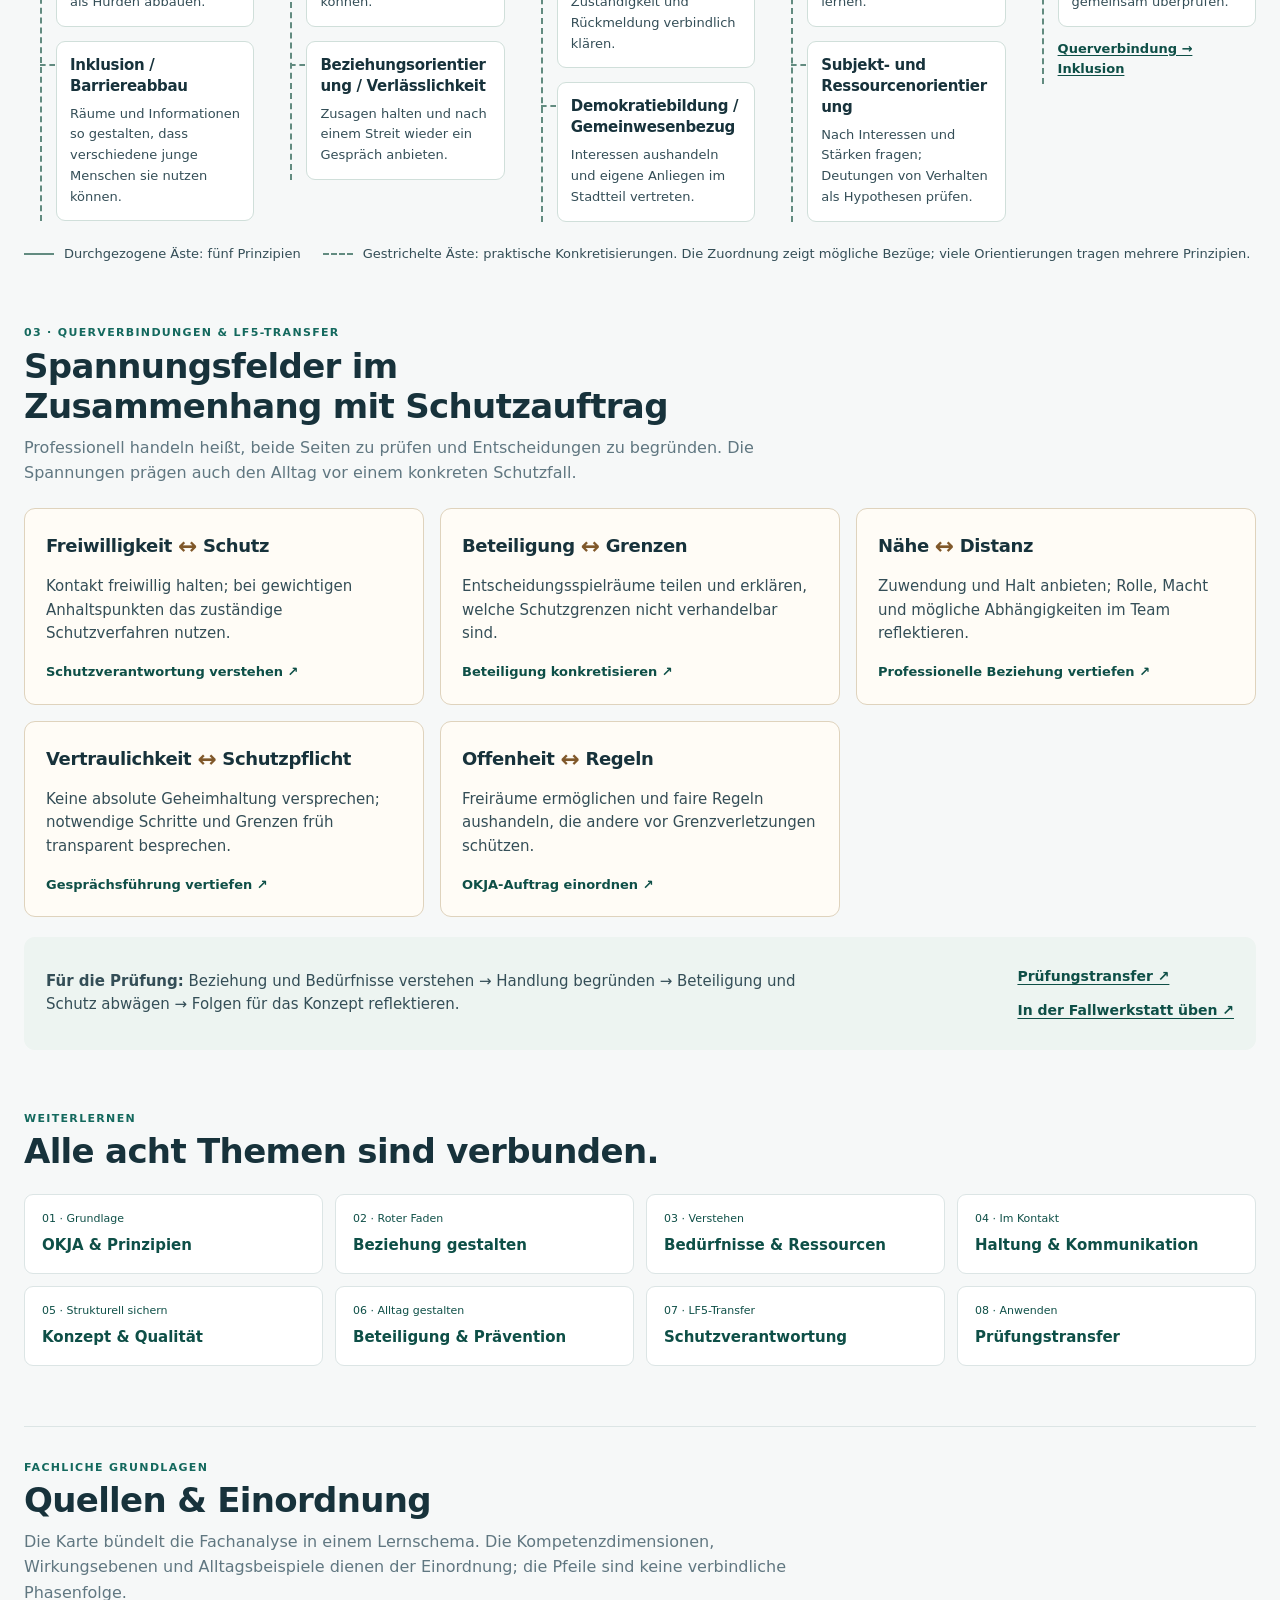
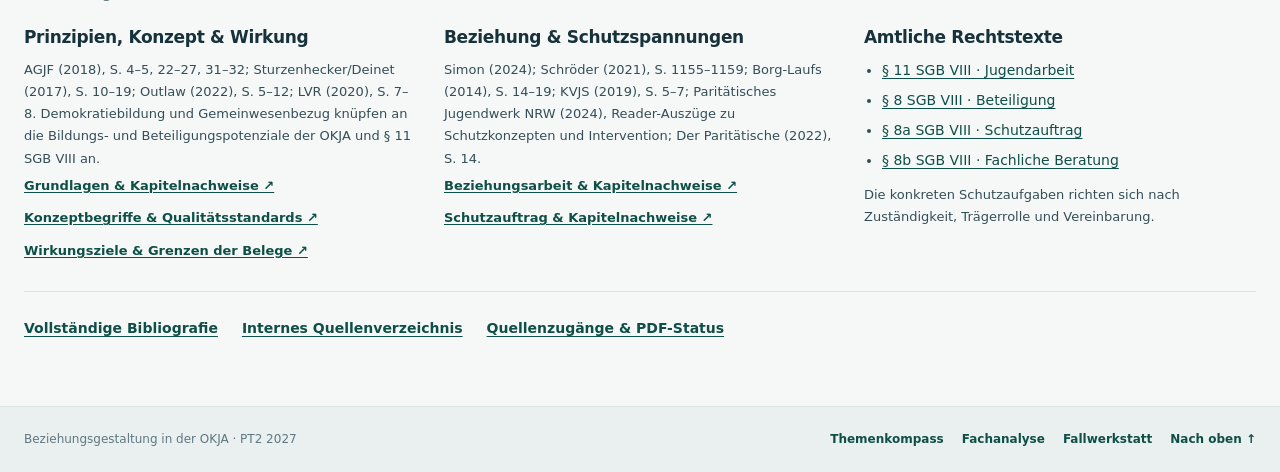
<file: mindmap.html>
<!doctype html>
<html lang="de">
<head>
  <meta charset="utf-8">
  <meta name="viewport" content="width=device-width, initial-scale=1">
  <meta name="description" content="Klickbare Megamindmap zur Beziehungsgestaltung in der OKJA: Konzeptentwicklung im LF6, fünf Prinzipien, Praxisorientierungen und Spannungsfelder mit Kinderschutz als LF5-Transfer. PT2 2027.">
  <title>Megamindmap · Beziehungsgestaltung in der OKJA</title>
  <link rel="stylesheet" href="site.css">
  <link rel="stylesheet" href="mindmap.css">
</head>
<body class="knowledge-ui mindmap-ui">
  <a class="skip-link" href="#inhalt">Zur Mindmap</a>
  <header class="topbar">
    <div class="container topbar-inner">
      <a class="brand" href="index.html"><span class="brand-mark" aria-hidden="true">B</span><span><strong>Beziehungsgestaltung</strong><small>in der offenen Kinder- und Jugendarbeit</small></span></a>
      <nav class="topnav" aria-label="Hauptnavigation">
        <a href="index.html#themen">Themenübersicht</a>
        <a href="analyse.html">Wissen vertiefen</a>
        <a href="mindmap.html" aria-current="page">Megamindmap</a>
        <a href="analyse.html#pruefung">Prüfung</a>
        <a href="fallwerkstatt.html">Fallwerkstatt</a>
      </nav>
    </div>
  </header>

  <main id="inhalt" class="container">
    <section class="map-hero" aria-labelledby="seitentitel">
      <div>
        <p class="eyebrow">PT2 · Sommer 2027 · Megamindmap</p>
        <h1 id="seitentitel">Beziehungsgestaltung in der OKJA.<br><span class="accent-text">Die Zusammenhänge sehen.</span></h1>
        <p>Beziehung ist der rote Faden. Der Fokus im LF6: Aus fachlichen Ansprüchen und rechtlichem Auftrag eine begründete, überprüfbare Praxis entwickeln.</p>
      </div>
      <div class="map-guide"><strong>Vom Überblick in die Tiefe</strong><p>Jeder verlinkte Knoten führt zur Erklärung oder zur passenden Detailkarte. Die Linien zeigen, was zusammengehört.</p><a href="fallwerkstatt.html">Am Fall anwenden <span aria-hidden="true">↗</span></a></div>
    </section>

    <nav class="map-jumps" aria-label="Auf dieser Seite">
      <a href="#gesamtbild"><span>01</span> Gesamtbild</a>
      <a href="#prinzipien"><span>02</span> OKJA-Prinzipien</a>
      <a href="#spannungsfelder"><span>03</span> Spannungsfelder</a>
      <a href="#vernetzte-themen">Acht Themen</a>
      <a href="#quellen">Quellen</a>
    </nav>

    <section class="map-section" id="gesamtbild" aria-labelledby="gesamtbild-title">
      <header class="section-top">
        <p class="eyebrow">01 · LF6 · Konzeptentwicklung</p>
        <h2 id="gesamtbild-title">Drei Perspektiven. Eine pädagogische Praxis.</h2>
        <p>Lebenswelt und fachliche Haltung geben Orientierung; Auftrag und Rechte verpflichten. Im Konzept werden beide Seiten miteinander verbunden.</p>
      </header>

      <div class="overview-map">
        <a class="map-root" href="analyse.html#beziehung"><span class="node-kicker">Überthema</span><strong>Beziehungsgestaltung in der OKJA</strong><span>Jugendliche verstehen · Kontakt halten · Verantwortung reflektieren</span></a>
        <div class="overview-branches">
          <section class="map-lane informal" id="informelle-ansprueche" aria-labelledby="informell-title">
            <header class="lane-heading"><span class="node-kicker">Lebenswelt & fachliche Orientierung</span><h3 id="informell-title">Informelle Ansprüche</h3><p>Was junge Menschen brauchen und selbst einbringen.</p></header>
            <ul class="node-tree">
              <li><a class="map-node" href="analyse.html#beziehung"><h4>Beziehung <span class="node-tag">LF2</span></h4><p>Verlässlich ansprechbar bleiben und Konflikte gemeinsam bearbeiten.</p></a></li>
              <li>
                <a class="map-node" href="analyse.html#beduerfnisse"><h4>Subjekt: der junge Mensch</h4><p>Eigene Interessen, Bedürfnisse und Ressourcen zum Ausgangspunkt machen.</p></a>
                <div class="competencies" id="kompetenzdimensionen">
                  <h4>Kompetenzdimensionen</h4>
                  <p class="node-kicker">Lernraster mit Alltagsbeispielen</p>
                  <dl>
                    <div><dt>personal</dt><dd>eigene Stärken erkennen</dd></div>
                    <div><dt>sozial</dt><dd>Konflikte aushandeln</dd></div>
                    <div><dt>instrumentell</dt><dd>ein Projekt planen</dd></div>
                    <div><dt>kulturell</dt><dd>sich kreativ ausdrücken</dd></div>
                    <div><dt>politisch</dt><dd>Interessen vertreten</dd></div>
                  </dl>
                  <a href="analyse.html#okja">Bildungsgelegenheiten der OKJA ↗</a>
                </div>
              </li>
              <li><a class="map-node" href="analyse.html#okja"><h4>Sozialraum</h4><p>Treffpunkte, Peers, Zugangsbarrieren und Ressourcen im Stadtteil erkunden.</p></a></li>
              <li><a class="map-node map-node-emphasis" href="#prinzipien"><h4>Prinzipien der OKJA <span aria-hidden="true">↓</span></h4><p>Offenheit, Freiwilligkeit, Partizipation und weitere Prinzipien in Alltag übersetzen.</p></a></li>
            </ul>
            <a class="lane-crosslink" href="analyse.html#kommunikation">Wird im Gespräch konkret → Haltung & Kommunikation</a>
          </section>

          <section class="map-lane process" id="prozess" aria-labelledby="prozess-title">
            <header class="lane-heading"><span class="node-kicker">Ansprüche in Handeln übersetzen</span><h3 id="prozess-title">Von der Idee zum Alltag</h3><p>Orientierung mit Rückkopplung, kein starrer Ablauf.</p></header>
            <div class="process-loop">
              <ol class="concept-path" aria-label="Vom Leitbild zu konkreten Präventionsideen">
                <li id="leitbild"><a class="map-node" href="analyse.html#konzept"><span class="step-number">01</span><h4>Leitbild</h4><p>Werte und Selbstverständnis: Wofür steht unsere Einrichtung?</p></a></li>
                <li id="konzept"><a class="map-node" href="analyse.html#konzept"><span class="step-number">02</span><h4>Konzept</h4><p>Ein <strong>begründeter Ansatz</strong>: z. B. Beziehungen durch verlässliche offene Treffzeiten stärken.</p></a></li>
                <li id="konzeption"><a class="map-node" href="analyse.html#konzept"><span class="step-number">03</span><h4>Konzeption</h4><p>Die <strong>schriftliche Gesamtausgestaltung</strong>: Ziele, Zielgruppe, Methoden, Beteiligung, Ressourcen und Qualität.</p></a></li>
                <li id="settings"><a class="map-node" href="analyse.html#konzept"><span class="step-number">04</span><h4>Konkrete Settings / Aufgaben</h4><p>Offenen Treff gestalten, Zuständigkeiten klären, Regeln mit Jugendlichen aushandeln.</p></a></li>
                <li id="praeventionsideen"><a class="map-node" href="analyse.html#praevention"><span class="step-number">05</span><h4>Präventionsideen</h4><p>Ansprechpersonen, Beschwerdewege und niedrigschwellige Beratung im Alltag sichern.</p></a></li>
              </ol>
              <a class="feedback-link" href="#leitbild"><strong>↶ Reflexion & Rückkopplung</strong><span>Erfahrungen und Wirkungen prüfen; Ziele, Konzept und bei Bedarf Leitbild weiterentwickeln.</span></a>
            </div>
            <p class="term-note">Die Fachliteratur verwendet <em>Konzept</em> und <em>Konzeption</em> nicht einheitlich. Hier dienen sie als Arbeitsunterscheidung.</p>
            <a class="transfer-node" id="lf5-transfer" href="analyse.html#schutz"><span class="node-kicker">Transfer bei konkretem Anlass · LF5</span><strong>Intervention / Kinderschutz <span aria-hidden="true">↗</span></strong><span>Schutzverfahren nutzen und Beziehung transparent weitergestalten.</span></a>
          </section>

          <section class="map-lane formal" id="formale-ansprueche" aria-labelledby="formal-title">
            <header class="lane-heading"><span class="node-kicker">Auftrag, Rechte & Qualität</span><h3 id="formal-title">Formale Ansprüche</h3><p>Was die Einrichtung begründen und absichern muss.</p></header>
            <ul class="node-tree">
              <li id="recht"><a class="map-node" href="analyse.html#okja"><h4>Rechtlicher Auftrag · SGB VIII</h4><p><strong>§ 11:</strong> An Interessen anknüpfen, Mitgestaltung und Selbstbestimmung ermöglichen.</p></a>
                <a class="map-node legal-node" href="analyse.html#schutz"><h4>Beteiligung, Schutz & Beratung</h4><p><strong>§ 8:</strong> Beteiligung junger Menschen.<br><strong>§ 8a:</strong> Schutzauftrag; Verfahren je nach Trägerrolle und Vereinbarung.<br><strong>§ 8b:</strong> fachliche Beratung zur Einschätzung.</p></a>
              </li>
              <li id="ziele"><div class="map-node goal-node"><h4>Ziele: HANDLUNG ≠ WIRKUNG</h4><a href="analyse.html#konzept"><strong>Handlungsziel</strong><span>Was tun wir? Wöchentlich eine offene Jugendrunde anbieten.</span></a><a href="analyse.html#praevention"><strong>Wirkungsziel</strong><span>Was soll sich verändern? Jugendliche erleben mehr Einfluss.</span></a><p>Ein durchgeführtes Angebot ist noch kein Wirkungsnachweis.</p></div>
                <a class="map-node effect-node" id="wirkungsebenen" href="analyse.html#praevention"><h4>Angestrebte Wirkungsebenen</h4><ul><li><strong>individuell:</strong> mehr erlebte Selbstwirksamkeit</li><li><strong>institutionell:</strong> eine verlässliche Beteiligungskultur</li><li><strong>gesellschaftlich:</strong> mehr Teilhabe und Mitverantwortung</li></ul></a>
              </li>
              <li><a class="map-node" href="analyse.html#praevention"><h4>Partizipation im ganzen Prozess</h4><p>Jugendliche an Bedarfsklärung, Zielen, Entscheidungen und Auswertung beteiligen.</p></a></li>
              <li id="reflexion"><a class="map-node" href="analyse.html#konzept"><h4>Reflexion <span aria-hidden="true">↺</span></h4><p>Wirkung und Grenzen prüfen: Wer wird erreicht, wer bleibt ausgeschlossen? Was ändern wir?</p></a></li>
            </ul>
            <a class="lane-crosslink" href="#leitbild">Rückkopplung → Leitbild, Konzept & Konzeption überprüfen</a>
          </section>
        </div>
        <a class="tension-bridge" href="#spannungsfelder"><span class="node-kicker">Verbindet alle drei Perspektiven</span><strong>Spannungsfelder im Zusammenhang mit Schutzauftrag <span aria-hidden="true">↓</span></strong><span>Freiwilligkeit, Beteiligung und Vertrauen mit Verantwortung und Grenzen verbinden.</span></a>
      </div>
    </section>

    <section class="map-section principles-section" id="prinzipien" aria-labelledby="prinzipien-title">
      <header class="section-top">
        <p class="eyebrow">02 · Die Prinzipien-Mindmap</p>
        <h2 id="prinzipien-title">Fünf Prinzipien. Viele Wege in die Praxis.</h2>
        <p>Die fünf handlungsleitenden Prinzipien aus dem Themenwissen bilden die Hauptäste. Darunter stehen weitere <strong>Praxisorientierungen / Konkretisierungen</strong>; sie greifen ineinander und bilden keinen einheitlichen gesetzlichen Prinzipienkatalog.</p>
      </header>
      <div class="principle-map">
        <a class="map-root principle-root" href="analyse.html#okja"><span class="node-kicker">Fachlicher Kompass</span><strong>Prinzipien der OKJA</strong><span>Wie wird professionelle Beziehungsgestaltung im Alltag möglich?</span></a>
        <ul class="principles-tree" aria-label="Fünf handlungsleitende Prinzipien mit verbundenen Praxisorientierungen">
          <li class="principle-branch" id="offenheit">
            <a class="principle-node" href="analyse.html#okja"><span class="node-kicker">Prinzip 01</span><h3>Offenheit</h3><p>Interessen und Themen bleiben offen. Jugendliche bringen eigene Ideen für den Treff mit.</p></a>
            <div class="practice-branch"><p class="branch-label">Praxisorientierungen</p><ul class="practice-leaves">
              <li id="niedrigschwelligkeit"><a href="analyse.html#konzept"><h4>Niedrigschwelligkeit & Zugänglichkeit</h4><p>Ohne Anmeldung kommen; Kosten und unverständliche Sprache als Hürden abbauen.</p></a></li>
              <li id="inklusion"><a href="analyse.html#praevention"><h4>Inklusion / Barriereabbau</h4><p>Räume und Informationen so gestalten, dass verschiedene junge Menschen sie nutzen können.</p></a></li>
            </ul></div>
          </li>
          <li class="principle-branch" id="freiwilligkeit">
            <a class="principle-node" href="analyse.html#okja"><span class="node-kicker">Prinzip 02</span><h3>Freiwilligkeit</h3><p>Teilnahme bleibt grundsätzlich selbstbestimmt. Auch Zuschauen oder Nein sagen hat Platz.</p></a>
            <div class="practice-branch"><p class="branch-label">Praxisorientierungen</p><ul class="practice-leaves">
              <li id="selbstorganisation"><a href="analyse.html#okja"><h4>Selbstorganisation / Selbstwirksamkeit</h4><p>Jugendliche planen ihr Turnier selbst und erleben, was sie bewirken können.</p></a></li>
              <li id="beziehungsorientierung"><a href="analyse.html#beziehung"><h4>Beziehungsorientierung / Verlässlichkeit</h4><p>Zusagen halten und nach einem Streit wieder ein Gespräch anbieten.</p></a></li>
            </ul></div>
          </li>
          <li class="principle-branch" id="partizipation">
            <a class="principle-node" href="analyse.html#okja"><span class="node-kicker">Prinzip 03</span><h3>Partizipation</h3><p>Echte Entscheidungsmacht teilen: Junge Menschen bestimmen über Räume, Regeln und Angebote mit.</p></a>
            <div class="practice-branch"><p class="branch-label">Praxisorientierungen</p><ul class="practice-leaves">
              <li id="beschwerde"><a href="analyse.html#praevention"><h4>Beteiligung / Beschwerdemöglichkeiten</h4><p>Kritik ohne Nachteile ermöglichen; Zuständigkeit und Rückmeldung verbindlich klären.</p></a></li>
              <li id="demokratiebildung"><a href="analyse.html#okja"><h4>Demokratiebildung / Gemeinwesenbezug</h4><p>Interessen aushandeln und eigene Anliegen im Stadtteil vertreten.</p></a></li>
            </ul></div>
          </li>
          <li class="principle-branch" id="lebenswelt">
            <a class="principle-node" href="analyse.html#okja"><span class="node-kicker">Prinzip 04</span><h3>Lebenswelt- und Sozialraumorientierung</h3><p>Bei den realen Lebenslagen, Peers und Orten ansetzen: Wo treffen sich Jugendliche, was fehlt?</p></a>
            <div class="practice-branch"><p class="branch-label">Praxisorientierungen</p><ul class="practice-leaves">
              <li id="aneignung"><a href="analyse.html#okja"><h4>Aneignung & informelle Bildung</h4><p>Einen Raum selbst gestalten und dabei ohne Unterricht gemeinsam lernen.</p></a></li>
              <li id="subjektorientierung"><a href="analyse.html#beduerfnisse"><h4>Subjekt- und Ressourcenorientierung</h4><p>Nach Interessen und Stärken fragen; Deutungen von Verhalten als Hypothesen prüfen.</p></a></li>
            </ul></div>
          </li>
          <li class="principle-branch" id="geschlechtergerechtigkeit">
            <a class="principle-node" href="analyse.html#okja"><span class="node-kicker">Prinzip 05</span><h3>Geschlechtergerechtigkeit</h3><p>Rollenbilder und Benachteiligungen reflektieren. Wer bekommt Raum, wer wird übergangen?</p></a>
            <div class="practice-branch"><p class="branch-label">In der Praxis verbinden</p><ul class="practice-leaves">
              <li><a href="analyse.html#praevention"><h4>Zugänge und Mitsprache prüfen</h4><p>Verschiedene Perspektiven einholen und die Raumverteilung gemeinsam überprüfen.</p></a></li>
            </ul><a class="branch-crosslink" href="#inklusion">Querverbindung → Inklusion</a></div>
          </li>
        </ul>
      </div>
      <p class="map-caption"><span class="line-sample" aria-hidden="true"></span>Durchgezogene Äste: fünf Prinzipien <span class="line-sample dashed" aria-hidden="true"></span>Gestrichelte Äste: praktische Konkretisierungen. Die Zuordnung zeigt mögliche Bezüge; viele Orientierungen tragen mehrere Prinzipien.</p>
    </section>

    <section class="map-section tensions-section" id="spannungsfelder" aria-labelledby="spannungsfelder-title">
      <header class="section-top">
        <p class="eyebrow">03 · Querverbindungen & LF5-Transfer</p>
        <h2 id="spannungsfelder-title">Spannungsfelder im Zusammenhang mit Schutzauftrag</h2>
        <p>Professionell handeln heißt, beide Seiten zu prüfen und Entscheidungen zu begründen. Die Spannungen prägen auch den Alltag vor einem konkreten Schutzfall.</p>
      </header>
      <ul class="tension-grid" aria-label="Fünf Spannungsfelder und ihre Praxisfolgen">
        <li><a href="analyse.html#schutz"><h3><span>Freiwilligkeit</span><span class="tension-symbol" aria-label="im Spannungsfeld mit">↔</span><span>Schutz</span></h3><p>Kontakt freiwillig halten; bei gewichtigen Anhaltspunkten das zuständige Schutzverfahren nutzen.</p><span class="tension-link">Schutzverantwortung verstehen ↗</span></a></li>
        <li><a href="analyse.html#praevention"><h3><span>Beteiligung</span><span class="tension-symbol" aria-label="im Spannungsfeld mit">↔</span><span>Grenzen</span></h3><p>Entscheidungsspielräume teilen und erklären, welche Schutzgrenzen nicht verhandelbar sind.</p><span class="tension-link">Beteiligung konkretisieren ↗</span></a></li>
        <li><a href="analyse.html#beziehung"><h3><span>Nähe</span><span class="tension-symbol" aria-label="im Spannungsfeld mit">↔</span><span>Distanz</span></h3><p>Zuwendung und Halt anbieten; Rolle, Macht und mögliche Abhängigkeiten im Team reflektieren.</p><span class="tension-link">Professionelle Beziehung vertiefen ↗</span></a></li>
        <li><a href="analyse.html#kommunikation"><h3><span>Vertraulichkeit</span><span class="tension-symbol" aria-label="im Spannungsfeld mit">↔</span><span>Schutzpflicht</span></h3><p>Keine absolute Geheimhaltung versprechen; notwendige Schritte und Grenzen früh transparent besprechen.</p><span class="tension-link">Gesprächsführung vertiefen ↗</span></a></li>
        <li><a href="analyse.html#okja"><h3><span>Offenheit</span><span class="tension-symbol" aria-label="im Spannungsfeld mit">↔</span><span>Regeln</span></h3><p>Freiräume ermöglichen und faire Regeln aushandeln, die andere vor Grenzverletzungen schützen.</p><span class="tension-link">OKJA-Auftrag einordnen ↗</span></a></li>
      </ul>
      <div class="transfer-strip"><p><strong>Für die Prüfung:</strong> Beziehung und Bedürfnisse verstehen → Handlung begründen → Beteiligung und Schutz abwägen → Folgen für das Konzept reflektieren.</p><div><a href="analyse.html#pruefung">Prüfungstransfer ↗</a><a href="fallwerkstatt.html">In der Fallwerkstatt üben ↗</a></div></div>
    </section>

    <nav class="map-section connected-topics" id="vernetzte-themen" aria-labelledby="themen-title">
      <div class="section-top"><p class="eyebrow">Weiterlernen</p><h2 id="themen-title">Alle acht Themen sind verbunden.</h2></div>
      <ul>
        <li><a href="analyse.html#okja"><span>01 · Grundlage</span><strong>OKJA & Prinzipien</strong></a></li>
        <li><a href="analyse.html#beziehung"><span>02 · Roter Faden</span><strong>Beziehung gestalten</strong></a></li>
        <li><a href="analyse.html#beduerfnisse"><span>03 · Verstehen</span><strong>Bedürfnisse & Ressourcen</strong></a></li>
        <li><a href="analyse.html#kommunikation"><span>04 · Im Kontakt</span><strong>Haltung & Kommunikation</strong></a></li>
        <li><a href="analyse.html#konzept"><span>05 · Strukturell sichern</span><strong>Konzept & Qualität</strong></a></li>
        <li><a href="analyse.html#praevention"><span>06 · Alltag gestalten</span><strong>Beteiligung & Prävention</strong></a></li>
        <li><a href="analyse.html#schutz"><span>07 · LF5-Transfer</span><strong>Schutzverantwortung</strong></a></li>
        <li><a href="analyse.html#pruefung"><span>08 · Anwenden</span><strong>Prüfungstransfer</strong></a></li>
      </ul>
    </nav>

    <section class="map-section map-sources" id="quellen" aria-labelledby="quellen-title">
      <header class="section-top"><p class="eyebrow">Fachliche Grundlagen</p><h2 id="quellen-title">Quellen & Einordnung</h2><p>Die Karte bündelt die Fachanalyse in einem Lernschema. Die Kompetenzdimensionen, Wirkungsebenen und Alltagsbeispiele dienen der Einordnung; die Pfeile sind keine verbindliche Phasenfolge.</p></header>
      <div class="map-source-grid">
        <div><h3>Prinzipien, Konzept & Wirkung</h3><p>AGJF (2018), S. 4–5, 22–27, 31–32; Sturzenhecker/Deinet (2017), S. 10–19; Outlaw (2022), S. 5–12; LVR (2020), S. 7–8. Demokratiebildung und Gemeinwesenbezug knüpfen an die Bildungs- und Beteiligungspotenziale der OKJA und § 11 SGB VIII an.</p><a href="analyse.html#okja">Grundlagen & Kapitelnachweise ↗</a><a href="analyse.html#konzept">Konzeptbegriffe & Qualitätsstandards ↗</a><a href="analyse.html#praevention">Wirkungsziele & Grenzen der Belege ↗</a></div>
        <div><h3>Beziehung & Schutzspannungen</h3><p>Simon (2024); Schröder (2021), S. 1155–1159; Borg-Laufs (2014), S. 14–19; KVJS (2019), S. 5–7; Paritätisches Jugendwerk NRW (2024), Reader-Auszüge zu Schutzkonzepten und Intervention; Der Paritätische (2022), S. 14.</p><a href="analyse.html#beziehung">Beziehungsarbeit & Kapitelnachweise ↗</a><a href="analyse.html#schutz">Schutzauftrag & Kapitelnachweise ↗</a></div>
        <div><h3>Amtliche Rechtstexte</h3><ul class="law-links"><li><a href="https://www.gesetze-im-internet.de/sgb_8/__11.html">§ 11 SGB VIII · Jugendarbeit</a></li><li><a href="https://www.gesetze-im-internet.de/sgb_8/__8.html">§ 8 SGB VIII · Beteiligung</a></li><li><a href="https://www.gesetze-im-internet.de/sgb_8/__8a.html">§ 8a SGB VIII · Schutzauftrag</a></li><li><a href="https://www.gesetze-im-internet.de/sgb_8/__8b.html">§ 8b SGB VIII · Fachliche Beratung</a></li></ul><p>Die konkreten Schutzaufgaben richten sich nach Zuständigkeit, Trägerrolle und Vereinbarung.</p></div>
      </div>
      <div class="source-directory-links"><a href="analyse.html#quellen">Vollständige Bibliografie</a><a href="quellen/quellenverzeichnis.md">Internes Quellenverzeichnis</a><a href="quellen/pdf-quellen.md">Quellenzugänge & PDF-Status</a></div>
    </section>
  </main>
  <footer class="site-footer"><div class="container footer-inner"><span>Beziehungsgestaltung in der OKJA · PT2 2027</span><nav aria-label="Weitere Lernwege"><a href="index.html">Themenkompass</a><a href="analyse.html">Fachanalyse</a><a href="fallwerkstatt.html">Fallwerkstatt</a><a href="#inhalt">Nach oben ↑</a></nav></div></footer>
</body>
</html>
</file>
<file: site.css>
/* Kompakte gemeinsame Darstellung für die themenzentrierte Start- und Wissensseite.
   Die bestehende Fallwerkstatt verwendet weiter styles.css. */
:root {
  --ink: #17323b;
  --body: #344e57;
  --muted: #607781;
  --accent: #14695e;
  --accent-dark: #0e4f47;
  --bg: #f6f8f8;
  --paper: #ffffff;
  --wash: #edf4f1;
  --line: #dce5e5;
  --shadow: 0 12px 34px rgba(17, 44, 53, .045);
}
* { box-sizing: border-box; }
html { scroll-behavior: smooth; scroll-padding-top: 94px; }
body.knowledge-ui { margin: 0; background: var(--bg); color: var(--body); font: 16px/1.58 system-ui, -apple-system, "Segoe UI", Roboto, Arial, sans-serif; -webkit-font-smoothing: antialiased; }
.knowledge-ui h1, .knowledge-ui h2, .knowledge-ui h3, .knowledge-ui h4 { color: var(--ink); line-height: 1.2; margin: 0; text-wrap: balance; letter-spacing: -.02em; }
.knowledge-ui p { margin: 0; }
.knowledge-ui a { color: var(--accent-dark); text-underline-offset: .18em; }
.knowledge-ui a:hover { color: #075045; }
.knowledge-ui a:focus-visible, .knowledge-ui summary:focus-visible { outline: 3px solid #299f90; outline-offset: 3px; border-radius: 3px; }
.knowledge-ui strong { font-weight: 690; }
.knowledge-ui img { max-width: 100%; height: auto; }
.container { width: min(1120px, calc(100% - 48px)); margin-inline: auto; }
.skip-link { position: absolute; z-index: 99; left: 14px; top: -85px; padding: 10px 16px; color: #fff !important; background: #123c37; }
.skip-link:focus { top: 10px; }
.topbar { position: sticky; z-index: 20; top: 0; background: rgba(255, 255, 255, .97); border-bottom: 1px solid var(--line); backdrop-filter: blur(14px); }
.topbar-inner { display: flex; align-items: center; justify-content: space-between; gap: 22px; min-height: 74px; }
.brand { display: flex; gap: 10px; align-items: center; color: var(--ink) !important; text-decoration: none; min-width: 220px; }
.brand-mark { display: grid; place-items: center; width: 36px; height: 36px; border-radius: 10px; font-size: 18px; font-weight: 800; background: var(--accent); color: white; flex: 0 0 auto; }
.brand strong { display: block; font-size: 14px; line-height: 1.3; }
.brand small { display: block; font-size: 11px; color: var(--muted); line-height: 1.5; }
.topnav { display: flex; align-items: center; justify-content: flex-end; gap: 7px; flex-wrap: wrap; }
.topnav a { font-size: 13px; text-decoration: none; padding: 9px 12px; border-radius: 9px; font-weight: 650; color: var(--body); white-space: nowrap; }
.topnav a:hover, .topnav a[aria-current="page"] { background: var(--wash); color: var(--accent-dark); }
.eyebrow { text-transform: uppercase; letter-spacing: .12em; font-size: 11px; font-weight: 820; color: var(--accent); }
.accent-text { color: var(--accent); }
.button { display: inline-flex; align-items: center; justify-content: center; gap: 8px; min-height: 43px; padding: 10px 17px; border-radius: 10px; text-decoration: none; font-weight: 730; font-size: 13px; white-space: normal; text-align: center; }
.button-primary { background: var(--accent); color: #fff !important; border: 1px solid var(--accent); }
.button-primary:hover { background: var(--accent-dark); color: #fff !important; }
.button-light { color: var(--accent-dark); background: white; border: 1px solid #c9d9d5; }
.button-light:hover { background: #f3faf8; }
.actions { display: flex; gap: 10px; flex-wrap: wrap; margin-top: 28px; }
.hero { padding: 54px 0 48px; }
.overview-hero { display: grid; grid-template-columns: minmax(0, 1.8fr) minmax(260px, .72fr); gap: 45px; align-items: center; }
.hero-main h1 { font-size: clamp(38px, 5.3vw, 65px); margin: 12px 0 20px; letter-spacing: -.055em; }
.hero-lead { font-size: clamp(16px, 1.8vw, 19px); line-height: 1.7; max-width: 700px; }
.hero-facts { background: var(--ink); color: #dfefec; border-radius: 19px; padding: 25px 28px; box-shadow: var(--shadow); }
.hero-facts > div { display: flex; align-items: center; gap: 19px; padding: 13px 0; border-bottom: 1px solid rgba(255,255,255,.15); }
.hero-facts strong { color: white; font-size: 37px; line-height: 1; font-variant-numeric: tabular-nums; min-width: 63px; }
.hero-facts span { font-size: 14px; line-height: 1.35; }
.hero-facts p { font-size: 12px; color: #cee1dd; padding-top: 19px; line-height: 1.6; }
.orientation, .themes, .bridge-section, .exam-section, .bibliography { margin-block: 48px 66px; }
.section-top { max-width: 760px; margin-bottom: 22px; }
.section-top h2 { font-size: clamp(25px, 3vw, 34px); margin: 4px 0 8px; }
.section-top p:not(.eyebrow) { font-size: 15px; max-width: 680px; color: var(--muted); }
.orientation-line { display: grid; grid-template-columns: repeat(4, 1fr); gap: 0; border: 1px solid var(--line); background: white; border-radius: 16px; box-shadow: var(--shadow); overflow: hidden; }
.orientation-line > div { min-width: 0; position: relative; padding: 20px 18px 22px; border-right: 1px solid var(--line); }
.orientation-line > div:last-child { border-right: 0; }
.orientation-line span, .topic-number { display: block; font-size: 11px; color: var(--accent); font-weight: 800; letter-spacing: .06em; }
.orientation-line strong { display: block; color: var(--ink); font-size: 15px; line-height: 1.35; margin: 8px 0 4px; }
.orientation-line small { color: var(--muted); display: block; font-size: 12px; line-height: 1.5; }
.topic-grid { display: grid; grid-template-columns: repeat(2, minmax(0, 1fr)); gap: 15px; }
.topic-tile { min-width: 0; padding: 25px 27px 22px; background: white; border: 1px solid var(--line); border-radius: 15px; transition: border-color .2s, transform .2s; }
.topic-tile:hover { border-color: #9ac4bc; transform: translateY(-2px); }
.topic-tile h3 { font-size: clamp(20px, 2.2vw, 23px); margin: 9px 0 11px; }
.topic-tile h3 a { text-decoration: none; color: var(--ink); }
.topic-tile h3 a:hover { color: var(--accent); }
.topic-tile > p { font-size: 14px; min-height: 66px; }
.keyword-line { margin: 15px 0 13px; padding-top: 11px; border-top: 1px solid var(--line); font-size: 12px; color: var(--muted); }
.text-link { display: inline-flex; gap: 9px; align-items: center; text-decoration: none; font-size: 13px; font-weight: 760; }
.bridge-grid { display: grid; grid-template-columns: repeat(3, minmax(0,1fr)); gap: 13px; }
.bridge-grid article { border-left: 3px solid #badbd3; background: #fff; padding: 20px 19px; border-radius: 0 11px 11px 0; }
.bridge-grid h3 { font-size: 16px; margin-bottom: 8px; }
.bridge-grid h3 span { color: var(--accent); }
.bridge-grid p { font-size: 13px; }
.exam-section { display: grid; grid-template-columns: .9fr 1.1fr; gap: 35px; background: #e9f2ee; padding: 36px; border-radius: 17px; align-items: center; }
.exam-copy h2 { font-size: clamp(26px,3vw,34px); margin: 6px 0 12px; }
.exam-copy > p:not(.eyebrow) { font-size: 14px; }
.exam-copy .button { margin-top: 18px; }
.exam-steps { padding: 0; margin: 0; counter-reset: none; list-style: none; display: grid; grid-template-columns: 1fr 1fr; gap: 9px; }
.exam-steps li { background: white; border: 1px solid #d6e6df; border-radius: 11px; padding: 16px; min-width: 0; }
.exam-steps strong, .exam-steps span { display: block; }
.exam-steps strong { color: var(--ink); font-size: 15px; margin-bottom: 5px; }
.exam-steps span { font-size: 12px; color: var(--muted); }
.bibliography { padding-top: 8px; }
.source-directory { background: white; border: 1px solid var(--line); border-radius: 13px; overflow: hidden; }
.source-directory > summary { cursor: pointer; font-size: 14px; font-weight: 750; padding: 18px 21px; color: var(--ink); }
.source-directory > summary:hover { background: #f0f7f4; }
.source-directory-content { border-top: 1px solid var(--line); padding: 17px 23px; }
.source-directory-grid { display: grid; grid-template-columns: repeat(2,minmax(0,1fr)); gap: 12px; }
.source-entry { border: 1px solid var(--line); border-radius: 10px; padding: 14px; min-width: 0; }
.source-entry h3 { font-size: 14px; margin-bottom: 5px; }
.source-entry:target { border-color: var(--accent); scroll-margin-top: 95px; }
.source-entry p, .source-entry li { font-size: 12px; color: var(--muted); }
.source-entry ul { padding-left: 17px; margin: 8px 0; }
.source-entry .source-links { display: flex; gap: 9px; flex-wrap: wrap; margin-top: 9px; }
.source-entry a { font-size: 12px; font-weight: 700; }
.source-note { display: block; margin-top: 8px; color: #61747b; font-size: 12px; line-height: 1.5; }
.muted, .footnote { color: var(--muted); }
.footnote { font-size: 12px; margin-top: 14px !important; }
.site-footer { margin-top: 62px; background: #e9f0ef; border-top: 1px solid var(--line); padding: 23px 0; color: var(--muted); font-size: 12px; }
.footer-inner { display: flex; flex-wrap: wrap; justify-content: space-between; gap: 16px; align-items: center; }
.footer-inner nav { display: flex; gap: 18px; flex-wrap: wrap; }
.footer-inner a { text-decoration: none; font-weight: 700; }
/* Vertiefung: visuell eng geführt, ohne Textwände */
.deep-hero { padding: 45px 0 26px; max-width: 910px; }
.deep-hero h1 { font-size: clamp(32px,4vw,47px); max-width: 860px; margin: 10px 0 16px; }
.deep-hero > p:not(.eyebrow) { font-size: 17px; line-height: 1.65; max-width: 810px; }
.reading-hint { margin-top: 21px; padding: 13px 17px; background: #eaf3f0; border-left: 3px solid #88bcb2; color: #39575c; border-radius: 2px 8px 8px 2px; font-size: 13px; }
.deep-layout { display: grid; grid-template-columns: 210px minmax(0,1fr); gap: 23px; align-items: start; }
.chapter-nav { position: sticky; top: 91px; padding: 15px 10px 15px 0; }
.chapter-nav > strong { display: block; color: var(--muted); font-size: 11px; text-transform: uppercase; letter-spacing: .08em; margin: 0 0 12px 12px; }
.chapter-nav nav { display: grid; gap: 2px; }
.chapter-nav a { display: flex; gap: 9px; align-items: baseline; padding: 8px 11px; text-decoration: none; color: #49616a; font-size: 12px; font-weight: 650; border-radius: 8px; line-height: 1.5; }
.chapter-nav a:hover, .chapter-nav a[aria-current="true"] { background: #e5f1ec; color: var(--accent-dark); }
.chapter-nav a span { color: #78908b; font-size: 10px; font-variant-numeric: tabular-nums; }
.chapter-nav a.nav-secondary { border-top: 1px solid var(--line); border-radius: 0; margin-top: 8px; padding-top: 17px; }
.chapters { display: grid; gap: 19px; }
.topic-section { scroll-margin-top: 90px; min-width: 0; background: white; border: 1px solid var(--line); border-radius: 16px; padding: clamp(23px,3vw,38px); box-shadow: var(--shadow); }
.chapter-heading { margin-bottom: 24px; }
.chapter-count { font-variant-numeric: tabular-nums; color: var(--accent); font-size: 11px; font-weight: 850; letter-spacing: .07em; }
.chapter-count span { margin-left: 8px; font-weight: 750; text-transform: uppercase; }
.chapter-heading h2 { font-size: clamp(25px,2.65vw,34px); margin: 8px 0 14px; }
.chapter-lead { font-size: 16px; line-height: 1.65; color: #435e64; max-width: 800px; }
.essence { margin: 18px 0 29px; background: #ecf5f1; border-left: 3px solid var(--accent); padding: 17px 20px; border-radius: 0 10px 10px 0; }
.essence > span { display: block; font-size: 10px; text-transform: uppercase; font-weight: 850; color: var(--accent); letter-spacing: .1em; margin-bottom: 5px; }
.essence p { font-size: 15px; color: var(--ink); }
.topic-section h3 { font-size: 20px; margin: 25px 0 14px; }
.topic-section h4 { font-size: 15px; margin-bottom: 7px; }
.topic-section > p:not(.small-note), .topic-section > ul { font-size: 14px; line-height: 1.68; margin: 10px 0 17px; }
.concept-grid { display: grid; grid-template-columns: repeat(2,minmax(0,1fr)); gap: 11px; margin: 12px 0 21px; }
.concept-grid.three { grid-template-columns: repeat(3,minmax(0,1fr)); }
.concept { border: 1px solid var(--line); padding: 15px 16px; border-radius: 11px; background: #fafcfb; }
.concept p { font-size: 13px; line-height: 1.6; }
.table-scroll { overflow-x: auto; border: 1px solid var(--line); border-radius: 10px; margin: 12px 0 14px; }
.knowledge-table { border-collapse: collapse; width: 100%; text-align: left; min-width: 500px; }
.knowledge-table th, .knowledge-table td { vertical-align: top; border-bottom: 1px solid #e6eded; padding: 12px 14px; font-size: 13px; line-height: 1.52; }
.knowledge-table thead th { background: #eaf1ee; color: var(--ink); font-weight: 780; font-size: 12px; }
.knowledge-table tbody th { width: 26%; color: var(--ink); font-weight: 740; }
.knowledge-table tr:last-child > * { border-bottom: none; }
.practice { padding: 18px 21px; background: #f1f4f7; border-left: 3px solid #8ba9b8; border-radius: 0 10px 10px 0; margin: 20px 0; }
.practice > strong { display: block; color: var(--ink); font-size: 13px; margin-bottom: 5px; }
.practice p { font-size: 13px; }
.practice .text-link { margin-top: 11px; }
.contrast-pair { display: grid; grid-template-columns: 1fr 1fr; gap: 10px; margin: 13px 0 21px; }
.contrast-pair > div { padding: 16px; border: 1px solid var(--line); border-radius: 10px; background: #f9fbfb; }
.contrast-pair strong { color: var(--ink); display: block; margin-bottom: 7px; font-size: 14px; }
.contrast-pair p { font-size: 13px; }
.needs-grid { display: grid; grid-template-columns: repeat(2,minmax(0,1fr)); gap: 11px; }
.need { padding: 18px 19px; border: 1px solid var(--line); border-radius: 11px; }
.need > span { font-size: 11px; font-weight: 800; color: var(--accent); }
.need h3 { margin: 6px 0 8px; font-size: 17px; }
.need p { font-size: 14px; margin-bottom: 10px; }
.need small { display: block; font-size: 12px; color: var(--muted); line-height: 1.58; margin-top: 7px; }
.process-row { display: grid; grid-template-columns: repeat(3,minmax(0,1fr)); gap: 8px; margin: 14px 0 19px; }
.process-row:has(> div:nth-child(4)) { grid-template-columns: repeat(4,minmax(0,1fr)); }
.process-row.five { grid-template-columns: repeat(5,minmax(0,1fr)); }
.process-row > div, .risk-grid > div, .level-grid > div { border-radius: 9px; border: 1px solid #d6e6e0; background: #eff6f2; padding: 12px; min-width: 0; }
.process-row span, .risk-grid span, .level-grid span { display: block; color: var(--accent); font-size: 11px; font-weight: 850; padding-bottom: 6px; }
.process-row strong, .risk-grid strong, .level-grid strong { display: block; color: var(--ink); font-size: 12px; line-height: 1.32; margin-bottom: 6px; }
.process-row small, .risk-grid small, .level-grid small { display: block; color: var(--muted); font-size: 11px; line-height: 1.48; }
.optional-example { background: #fafcfb; border: 1px solid var(--line); padding: 12px 15px; border-radius: 9px; margin: 19px 0; }
.optional-example summary { font-size: 13px; cursor: pointer; font-weight: 700; color: var(--accent-dark); }
.source-illustration { margin-top: 18px; display: block; border: 1px solid var(--line); border-radius: 9px; }
.small-note { font-size: 12px !important; color: var(--muted); line-height: 1.62; margin: 10px 0 17px !important; }
.fact-grid { display: grid; grid-template-columns: 1fr 1fr; gap: 10px; }
.fact-grid > div { display: flex; align-items: center; gap: 15px; border: 1px solid var(--line); border-radius: 10px; background: #f8fbfa; padding: 15px; }
.fact-grid strong { color: var(--accent); font-size: 26px; white-space: nowrap; }
.fact-grid span { font-size: 12px; color: var(--muted); }
.risk-grid { display: grid; grid-template-columns: repeat(3,minmax(0,1fr)); gap: 9px; }
.level-grid { display: grid; grid-template-columns: repeat(5,minmax(0,1fr)); gap: 8px; }
.clean-list { list-style: none; padding: 0; }
.clean-list li { border-bottom: 1px solid var(--line); padding: 11px 2px; }
.clean-list li:last-child { border: none; }
.action-sequence { counter-reset: item; list-style: none; padding: 0; margin: 15px 0 23px; display: grid; gap: 8px; }
.action-sequence li { counter-increment: item; position: relative; padding: 12px 15px 12px 46px; border: 1px solid var(--line); border-radius: 9px; background: #fbfcfc; font-size: 13px; }
.action-sequence li::before { content: counter(item, decimal-leading-zero); position: absolute; top: 12px; left: 12px; color: var(--accent); font-size: 12px; font-weight: 850; }
.sources-placeholder { margin-top: 25px; padding-top: 15px; border-top: 1px solid var(--line); }
.sources-placeholder details { color: var(--muted); }
.sources-placeholder summary { font-size: 12px; color: var(--muted); cursor: pointer; font-weight: 730; }
.source-mini-list { padding: 8px 0 0 17px; margin: 0; }
.source-mini-list li { font-size: 12px; padding: 3px 0; }
.source-mini-list a { font-weight: 690; }
.bibliography-bottom { margin: 50px 0 70px; padding: 20px 0 0 233px; scroll-margin-top: 100px; }
@media (max-width: 1050px) {
  .level-grid { grid-template-columns: repeat(3,minmax(0,1fr)); }
  .process-row.five { grid-template-columns: repeat(3,minmax(0,1fr)); }
  .concept-grid.three { grid-template-columns: repeat(2,minmax(0,1fr)); }
}
@media (max-width: 860px) {
  .container { width: min(100% - 32px, 700px); }
  .topbar-inner { min-height: 0; padding: 12px 0; flex-wrap: wrap; gap: 9px; }
  .topnav { justify-content: flex-start; gap: 2px; }
  .topnav a { padding: 7px 10px; font-size: 12px; }
  .brand small { font-size: 10px; }
  .overview-hero { grid-template-columns: 1fr; gap: 24px; }
  .hero { padding: 40px 0; }
  .hero-facts { display: grid; grid-template-columns: repeat(3,minmax(0,1fr)); padding: 14px 18px; gap: 6px; }
  .hero-facts > div { display: block; text-align: center; padding: 10px 4px; border-bottom: 0; border-right: 1px solid rgba(255,255,255,.15); }
  .hero-facts > div:nth-child(3) { border-right: 0; }
  .hero-facts strong { display: block; font-size: 28px; margin-bottom: 5px; }
  .hero-facts span { font-size: 11px; }
  .hero-facts p { grid-column: 1 / -1; border-top: 1px solid rgba(255,255,255,.15); }
  .orientation-line { grid-template-columns: repeat(2,1fr); }
  .orientation-line > div:nth-child(2) { border-right: 0; }
  .orientation-line > div:nth-child(-n+2) { border-bottom: 1px solid var(--line); }
  .bridge-grid { grid-template-columns: 1fr; }
  .exam-section { grid-template-columns: 1fr; padding: 25px; gap: 22px; }
  .deep-layout { display: block; }
  .chapter-nav { position: relative; top: auto; padding: 7px 0 15px; }
  .chapter-nav > strong { margin-left: 0; }
  .chapter-nav nav { display: flex; overflow-x: auto; gap: 5px; padding-bottom: 9px; }
  .chapter-nav nav a { flex: 0 0 auto; background: #edf3f1; }
  .chapter-nav nav a.nav-secondary { margin: 0; padding: 8px; border: none; border-radius: 8px; }
  .bibliography-bottom { padding-left: 0; }
  .deep-hero { padding-top: 29px; }
  .topic-section { padding: 24px; }
}
@media (max-width: 610px) {
  html { scroll-padding-top: 125px; }
  .container { width: min(100% - 26px, 520px); }
  .topbar { position: static; }
  .topbar-inner { align-items: flex-start; }
  .topnav { display: grid; grid-template-columns: repeat(2,minmax(0,1fr)); width: 100%; }
  .topnav a { text-align: center; background: #f2f6f5; white-space: normal; font-size: 12px; }
  .overview-hero { gap: 25px; }
  .hero-main h1 { font-size: 39px; }
  .hero-lead { font-size: 16px; }
  .topic-grid, .source-directory-grid { grid-template-columns: 1fr; }
  .topic-tile { padding: 22px; }
  .topic-tile > p { min-height: 0; }
  .orientation-line > div { padding: 15px 13px; }
  .orientation-line strong { font-size: 13px; }
  .exam-steps { grid-template-columns: 1fr; }
  .section-top h2 { font-size: 27px; }
  .concept-grid, .concept-grid.three, .needs-grid, .contrast-pair, .fact-grid { grid-template-columns: 1fr; }
  .risk-grid, .level-grid { grid-template-columns: repeat(2,minmax(0,1fr)); }
  .process-row, .process-row:has(> div:nth-child(4)), .process-row.five { grid-template-columns: repeat(2,minmax(0,1fr)); }
  .topic-section { padding: 20px 17px; }
  .chapter-heading h2 { font-size: 26px; }
  .chapter-lead { font-size: 15px; }
  .knowledge-table { min-width: 520px; }
  .source-directory-content { padding: 14px; }
  .actions .button { flex: 1 1 100%; }
  .footer-inner { display: grid; }
}
@media print {
  html { scroll-behavior: auto; }
  .topbar, .chapter-nav, .actions, .site-footer, .sources-placeholder, .source-directory, .optional-example, .text-link { display: none !important; }
  .knowledge-ui { background: #fff; color: #111; font-size: 12px; }
  .container { max-width: none; width: 100%; }
  .deep-layout { display: block; }
  .topic-section, .topic-tile { break-inside: avoid; border-color: #bbb; box-shadow: none; }
  .bibliography-bottom { padding: 0; }
}
@media (prefers-reduced-motion: reduce) { html { scroll-behavior: auto; } .topic-tile { transition: none; } }
</file>
<file: styles.css>
:root {
  --bg: #f5f2eb;
  --paper: #fffdf8;
  --ink: #18212b;
  --muted: #5d6975;
  --line: #d8d4ca;
  --navy: #173a5e;
  --navy-dark: #102a46;
  --teal: #177a72;
  --teal-soft: #e6f4f1;
  --amber: #b66a16;
  --amber-soft: #fff1db;
  --red: #9b3c35;
  --blue-soft: #e9f1f8;
  --shadow: 0 14px 40px rgba(24, 33, 43, 0.08);
  --radius: 18px;
  --radius-sm: 11px;
  --max: 1240px;
}

* { box-sizing: border-box; }

html {
  scroll-behavior: smooth;
  scroll-padding-top: 90px;
}

body {
  margin: 0;
  background: var(--bg);
  color: var(--ink);
  font-family: Inter, ui-sans-serif, system-ui, -apple-system, BlinkMacSystemFont, "Segoe UI", sans-serif;
  line-height: 1.6;
}

button, textarea, input { font: inherit; }

button:focus-visible,
a:focus-visible,
textarea:focus-visible,
summary:focus-visible {
  outline: 3px solid #e49a42;
  outline-offset: 3px;
}

a { color: var(--navy); }

.skip-link {
  position: fixed;
  left: 16px;
  top: -80px;
  z-index: 1000;
  padding: 10px 14px;
  background: var(--ink);
  color: white;
  border-radius: 8px;
}
.skip-link:focus { top: 12px; }

.site-header {
  position: sticky;
  top: 0;
  z-index: 50;
  background: rgba(255, 253, 248, 0.94);
  border-bottom: 1px solid var(--line);
  backdrop-filter: blur(12px);
}

.header-inner {
  max-width: var(--max);
  margin: 0 auto;
  padding: 12px 24px;
  display: flex;
  align-items: center;
  justify-content: space-between;
  gap: 20px;
}

.brand {
  display: flex;
  flex-direction: column;
  text-decoration: none;
  color: var(--ink);
}

.brand-kicker {
  font-size: 0.72rem;
  text-transform: uppercase;
  letter-spacing: 0.12em;
  color: var(--teal);
  font-weight: 800;
}

.brand-title {
  font-weight: 780;
  letter-spacing: -0.02em;
}

.header-actions,
.hero-actions,
.completion-actions,
.source-actions {
  display: flex;
  flex-wrap: wrap;
  gap: 10px;
}

.button {
  border: 1px solid transparent;
  border-radius: 999px;
  padding: 10px 16px;
  min-height: 44px;
  display: inline-flex;
  align-items: center;
  justify-content: center;
  gap: 8px;
  text-decoration: none;
  cursor: pointer;
  font-weight: 720;
  transition: transform 140ms ease, background 140ms ease, border-color 140ms ease;
}

.button:hover { transform: translateY(-1px); }

.button.primary {
  background: var(--navy);
  color: white;
}

.button.primary:hover { background: var(--navy-dark); }

.button.secondary {
  background: var(--paper);
  color: var(--navy);
  border-color: var(--line);
}

.button.ghost {
  background: transparent;
  border-color: var(--line);
  color: var(--ink);
}

.button.danger { color: var(--red); }

.hero {
  max-width: var(--max);
  margin: 0 auto;
  padding: 64px 24px 40px;
  display: grid;
  grid-template-columns: minmax(0, 1.05fr) minmax(360px, 0.95fr);
  gap: 48px;
  align-items: center;
}

.eyebrow,
.step-kicker {
  margin: 0 0 8px;
  color: var(--teal);
  font-size: 0.78rem;
  font-weight: 850;
  letter-spacing: 0.11em;
  text-transform: uppercase;
}

.hero h1 {
  margin: 0;
  max-width: 760px;
  font-size: clamp(2.6rem, 6vw, 5.8rem);
  line-height: 0.96;
  letter-spacing: -0.055em;
  font-weight: 850;
}

.lead {
  margin: 24px 0;
  max-width: 760px;
  font-size: 1.16rem;
  color: var(--muted);
}

.privacy-note {
  margin-top: 18px;
  font-size: 0.86rem;
  color: var(--muted);
}

.case-card {
  background: var(--navy);
  color: white;
  border-radius: 28px;
  padding: 28px;
  box-shadow: var(--shadow);
  transform: rotate(0.4deg);
}

.case-card-head {
  display: flex;
  justify-content: space-between;
  gap: 12px;
  color: #c9d8e8;
  font-size: 0.78rem;
  text-transform: uppercase;
  letter-spacing: 0.08em;
}

.case-card h2 {
  font-size: 1.8rem;
  line-height: 1.1;
  margin: 18px 0;
}

.case-card p {
  color: #eef4fa;
  margin: 12px 0;
}

.exam-strip {
  max-width: var(--max);
  margin: 12px auto 52px;
  padding: 0 24px;
  display: grid;
  grid-template-columns: repeat(2, minmax(0, 1fr));
}

.exam-strip > div {
  padding: 18px 20px;
  border-top: 1px solid var(--line);
  border-bottom: 1px solid var(--line);
}

.exam-strip > div + div { border-left: 1px solid var(--line); }

.exam-strip strong,
.exam-strip span {
  display: block;
}

.exam-strip strong {
  color: var(--navy);
  margin-bottom: 4px;
}

.exam-strip span {
  color: var(--muted);
  font-size: 0.9rem;
}

.workspace {
  max-width: var(--max);
  margin: 0 auto;
  padding: 0 24px 72px;
  display: grid;
  grid-template-columns: 270px minmax(0, 1fr);
  gap: 28px;
  align-items: start;
}

.step-nav {
  position: sticky;
  top: 92px;
}

.progress-card {
  padding: 16px;
  background: var(--paper);
  border: 1px solid var(--line);
  border-radius: var(--radius-sm);
  margin-bottom: 12px;
}

.progress-copy {
  display: flex;
  align-items: center;
  justify-content: space-between;
  gap: 12px;
  font-size: 0.86rem;
}

.progress-copy strong { color: var(--navy); }

.progress-track {
  height: 7px;
  border-radius: 999px;
  background: #dedbd3;
  margin-top: 12px;
  overflow: hidden;
}

.progress-bar {
  width: 0;
  height: 100%;
  background: var(--teal);
  transition: width 200ms ease;
}

.step-list {
  list-style: none;
  padding: 0;
  margin: 0;
  display: grid;
  gap: 6px;
}

.step-list button {
  width: 100%;
  border: 1px solid transparent;
  background: transparent;
  border-radius: var(--radius-sm);
  min-height: 46px;
  padding: 8px 10px;
  display: grid;
  grid-template-columns: 34px 1fr;
  align-items: center;
  gap: 6px;
  text-align: left;
  color: var(--muted);
  cursor: pointer;
}

.step-list button span {
  font-size: 0.72rem;
  font-weight: 850;
  color: #8b949d;
}

.step-list button:hover,
.step-list button[aria-current="step"] {
  background: var(--paper);
  border-color: var(--line);
  color: var(--ink);
}

.step-list li.completed button {
  color: var(--teal);
}

.step-list li.completed button span::after {
  content: " ✓";
}

.steps { min-width: 0; }

.step,
.completion-panel {
  background: var(--paper);
  border: 1px solid var(--line);
  border-radius: var(--radius);
  padding: clamp(22px, 4vw, 42px);
  box-shadow: var(--shadow);
}

.step[hidden],
.completion-panel[hidden] {
  display: none;
}

.step-header {
  display: flex;
  justify-content: space-between;
  gap: 18px;
  align-items: flex-start;
  margin-bottom: 28px;
  padding-bottom: 22px;
  border-bottom: 1px solid var(--line);
}

.step-header h2 {
  margin: 0;
  font-size: clamp(1.9rem, 4vw, 3.25rem);
  line-height: 1.05;
  letter-spacing: -0.04em;
}

.phase-badge {
  white-space: nowrap;
  background: var(--teal-soft);
  color: var(--teal);
  border-radius: 999px;
  padding: 6px 10px;
  font-size: 0.76rem;
  font-weight: 800;
}

.task-grid,
.three-columns {
  display: grid;
  gap: 16px;
  margin: 22px 0;
}

.task-grid { grid-template-columns: repeat(2, minmax(0, 1fr)); }
.three-columns { grid-template-columns: repeat(3, minmax(0, 1fr)); }

.task-card {
  padding: 20px;
  border: 1px solid var(--line);
  border-radius: var(--radius-sm);
  background: white;
}

.task-card.accent {
  background: var(--teal-soft);
  border-color: #b9ddd7;
}

.task-card h3,
.final-task h3 {
  margin: 0 0 8px;
  font-size: 1.06rem;
}

.task-card p { margin: 8px 0; }

.prompt-list,
.checklist {
  padding-left: 20px;
  margin: 12px 0 0;
}

.prompt-list li,
.checklist li { margin: 7px 0; }

.micro-example {
  color: var(--muted);
  font-size: 0.92rem;
}

.step-sources {
  margin: 24px 0;
  padding: 18px;
  border: 1px solid #bfd8d4;
  border-radius: var(--radius-sm);
  background: #f5fbfa;
}

.step-sources-head {
  display: flex;
  align-items: center;
  justify-content: space-between;
  gap: 16px;
  margin-bottom: 12px;
}

.step-sources-head > span {
  color: var(--teal);
  font-size: 0.76rem;
  font-weight: 850;
  letter-spacing: 0.08em;
  text-transform: uppercase;
}

.step-sources-head > a {
  color: var(--navy);
  font-size: 0.82rem;
  font-weight: 760;
}

.step-source-list {
  display: grid;
  gap: 9px;
}

.step-source-pdf,
.step-source-note {
  display: grid;
  grid-template-columns: auto minmax(0, 1fr);
  gap: 11px;
  align-items: start;
  padding: 12px;
  border-radius: 10px;
  background: var(--paper);
  border: 1px solid #d7e5e2;
}

.step-source-pdf {
  color: var(--ink);
  text-decoration: none;
  transition: border-color 140ms ease, transform 140ms ease, background 140ms ease;
}

.step-source-pdf:hover {
  transform: translateY(-1px);
  border-color: var(--teal);
  background: white;
}

.step-source-pdf strong,
.step-source-note strong {
  display: block;
  line-height: 1.28;
}

.step-source-pdf small,
.step-source-note small {
  display: block;
  margin-top: 4px;
  color: var(--muted);
  line-height: 1.4;
}

.step-source-note {
  grid-template-columns: auto minmax(0, 1fr);
  border-color: #ded9cf;
  background: #fbfaf7;
}

.source-loading,
.source-load-error {
  margin: 0;
  color: var(--muted);
  font-size: 0.9rem;
}

.source-load-error {
  padding: 12px;
  border-radius: 9px;
  background: var(--amber-soft);
  color: #74440f;
}

.source-tag {
  display: inline-flex;
  align-items: center;
  justify-content: center;
  min-width: 42px;
  padding: 4px 7px;
  border-radius: 999px;
  background: var(--teal);
  color: white;
  font-size: 0.66rem;
  font-weight: 900;
  letter-spacing: 0.06em;
  text-transform: uppercase;
}

.source-tag.muted {
  background: #777e83;
}

.notes-label {
  display: block;
  font-weight: 800;
  margin: 26px 0 8px;
}

.notes {
  width: 100%;
  resize: vertical;
  min-height: 160px;
  border: 1px solid #c6c1b7;
  border-radius: var(--radius-sm);
  background: #fffefa;
  padding: 14px;
  color: var(--ink);
  line-height: 1.5;
}

.notes:focus {
  border-color: var(--navy);
  box-shadow: 0 0 0 4px rgba(23, 58, 94, 0.08);
}

.notes.large { min-height: 260px; }

.hint {
  margin: 18px 0;
  border-top: 1px solid var(--line);
  border-bottom: 1px solid var(--line);
}

.hint summary {
  cursor: pointer;
  padding: 14px 0;
  font-weight: 780;
  color: var(--navy);
}

.hint > div {
  padding: 0 0 16px;
  color: var(--muted);
}

.source-links {
  display: grid;
  gap: 8px;
}

.step-footer {
  margin-top: 28px;
  padding-top: 22px;
  border-top: 1px solid var(--line);
  display: flex;
  justify-content: space-between;
  align-items: center;
  gap: 16px;
}

.done-toggle {
  display: flex;
  align-items: center;
  gap: 9px;
  font-weight: 700;
  color: var(--muted);
}

.done-toggle input {
  width: 19px;
  height: 19px;
  accent-color: var(--teal);
}

.choice-list {
  display: grid;
  gap: 8px;
  margin-top: 12px;
}

.choice {
  border: 1px solid var(--line);
  border-radius: 10px;
  background: var(--paper);
  padding: 12px;
  text-align: left;
  cursor: pointer;
  color: var(--ink);
}

.choice:hover { border-color: var(--navy); }

.choice.selected { border-color: var(--navy); background: var(--blue-soft); }

.choice-feedback {
  min-height: 48px;
  margin: 10px 0 0;
  color: var(--muted);
  font-size: 0.9rem;
}

.callout {
  border-radius: var(--radius-sm);
  padding: 16px 18px;
  margin: 20px 0;
}

.callout.warning { background: var(--amber-soft); border-left: 4px solid var(--amber); }
.callout.info { background: var(--blue-soft); border-left: 4px solid var(--navy); }
.callout.neutral { background: #efede7; border-left: 4px solid #7c7466; }

.law-sequence {
  display: grid;
  gap: 10px;
  margin: 20px 0;
}

.law-sequence > div {
  display: grid;
  grid-template-columns: 42px 1fr;
  gap: 14px;
  align-items: start;
  padding: 14px 16px;
  border: 1px solid var(--line);
  border-radius: var(--radius-sm);
  background: white;
}

.law-sequence > div > span {
  width: 36px;
  height: 36px;
  display: grid;
  place-items: center;
  border-radius: 50%;
  background: var(--navy);
  color: white;
  font-weight: 850;
}

.law-sequence p { margin: 0; }

.exam-chain {
  display: grid;
  grid-template-columns: repeat(2, 1fr);
  gap: 10px;
  margin: 20px 0;
}

.exam-chain div {
  border: 1px solid var(--line);
  border-radius: var(--radius-sm);
  padding: 16px;
  background: white;
}

.exam-chain strong,
.exam-chain span { display: block; }

.exam-chain span {
  color: var(--muted);
  margin-top: 5px;
  font-size: 0.92rem;
}

.final-task {
  margin: 26px 0;
  background: var(--navy);
  color: white;
  border-radius: var(--radius-sm);
  padding: 22px;
}

.final-task blockquote {
  margin: 12px 0 0;
  padding: 12px 0 0 18px;
  border-left: 3px solid #8ac9c1;
  color: #f1f6fb;
  font-size: 1.06rem;
}

.completion-panel {
  min-height: 420px;
  display: grid;
  align-content: center;
}

.completion-panel h2 {
  font-size: clamp(2rem, 5vw, 4rem);
  line-height: 1;
  margin: 0 0 18px;
  letter-spacing: -0.045em;
}

.site-footer {
  border-top: 1px solid var(--line);
  color: var(--muted);
  padding: 26px 24px;
  text-align: center;
  font-size: 0.86rem;
}

.toast {
  position: fixed;
  right: 18px;
  bottom: 18px;
  z-index: 100;
  max-width: 360px;
  background: var(--ink);
  color: white;
  padding: 12px 16px;
  border-radius: 10px;
  box-shadow: var(--shadow);
}

.pdf-library {
  max-width: var(--max);
  margin: 0 auto 72px;
  padding: 42px 24px 0;
  border-top: 1px solid var(--line);
}

.pdf-library-head {
  display: grid;
  grid-template-columns: minmax(0, 1fr) auto;
  align-items: end;
  gap: 28px;
  margin-bottom: 34px;
}

.pdf-library-head h2 {
  margin: 0;
  font-size: clamp(2rem, 5vw, 3.8rem);
  line-height: 1;
  letter-spacing: -0.045em;
}

.pdf-library-head p:not(.eyebrow) {
  max-width: 780px;
  margin-bottom: 0;
  color: var(--muted);
}

.source-root {
  display: grid;
  grid-template-columns: minmax(0, 1fr) auto;
  gap: 24px;
  align-items: center;
  margin: 0 0 28px;
  padding: 22px;
  border: 1px solid var(--teal);
  border-radius: var(--radius-sm);
  background: var(--teal-soft);
}

.source-root h3 {
  margin: 10px 0 6px;
}

.source-root p {
  max-width: 850px;
  margin: 0;
  color: var(--muted);
}

.pdf-group-title {
  margin: 34px 0 14px;
  font-size: 1.15rem;
  color: var(--navy);
}

.pdf-grid {
  display: grid;
  grid-template-columns: repeat(3, minmax(0, 1fr));
  gap: 12px;
}

.pdf-card {
  display: flex;
  flex-direction: column;
  min-height: 230px;
  padding: 19px;
  border: 1px solid var(--line);
  border-radius: var(--radius-sm);
  background: var(--paper);
}

.pdf-card h4 {
  margin: 13px 0 7px;
  font-size: 1.05rem;
  line-height: 1.25;
}

.pdf-card p {
  margin: 0 0 18px;
  color: var(--muted);
  font-size: 0.9rem;
}

.pdf-note {
  display: block;
  margin: -8px 0 16px;
  color: var(--muted);
  font-size: 0.78rem;
  line-height: 1.4;
}

.pdf-status {
  display: inline-flex;
  align-self: flex-start;
  padding: 4px 8px;
  border-radius: 999px;
  background: var(--teal-soft);
  color: var(--teal);
  font-size: 0.7rem;
  font-weight: 850;
  letter-spacing: 0.06em;
  text-transform: uppercase;
}

.pdf-status.unavailable {
  background: var(--amber-soft);
  color: #89500f;
}

.pdf-button {
  display: inline-flex;
  align-items: center;
  justify-content: center;
  min-height: 42px;
  margin-top: auto;
  padding: 9px 13px;
  border-radius: 999px;
  background: var(--navy);
  color: white;
  text-decoration: none;
  font-weight: 780;
}

.pdf-button:hover {
  background: var(--navy-dark);
}

.pdf-unavailable {
  display: grid;
  grid-template-columns: minmax(0, 1fr) auto;
  gap: 24px;
  align-items: center;
  margin-top: 28px;
  padding: 22px;
  border: 1px solid #e1cba8;
  border-radius: var(--radius-sm);
  background: #fff9ef;
}

.pdf-unavailable h3 {
  margin: 10px 0 6px;
}

.pdf-unavailable p {
  max-width: 850px;
  margin: 0;
  color: var(--muted);
}

.unavailable-source-list {
  margin: 16px 0 0;
  padding-left: 20px;
  columns: 2;
  column-gap: 32px;
}

.unavailable-source-list li {
  break-inside: avoid;
  margin: 0 0 12px;
}

.unavailable-source-list strong,
.unavailable-source-list small {
  display: block;
}

.unavailable-source-list small {
  margin-top: 2px;
  color: var(--muted);
  line-height: 1.35;
}

.pdf-footer-actions {
  margin-top: 26px;
}

@media (max-width: 940px) {
  .hero { grid-template-columns: 1fr; }
  .case-card { transform: none; }
  .workspace { grid-template-columns: minmax(0, 1fr); }
  .step-nav {
    position: relative;
    top: 0;
  }
  .step-list {
    grid-template-columns: repeat(4, minmax(0, 1fr));
  }
  .step-list button {
    grid-template-columns: 1fr;
    text-align: center;
    font-size: 0.78rem;
  }
  .step-list button span { font-size: 0.68rem; }
  .three-columns { grid-template-columns: 1fr; }
  .pdf-grid { grid-template-columns: repeat(2, minmax(0, 1fr)); }
  .pdf-library-head,
  .source-root,
  .pdf-unavailable { grid-template-columns: 1fr; }
}

@media (max-width: 700px) {
  .header-inner {
    align-items: flex-start;
    padding: 10px 16px;
  }
  .brand-title { font-size: 0.9rem; }
  .header-actions .danger { display: none; }
  .hero { padding: 40px 16px 28px; gap: 28px; }
  .hero h1 { font-size: clamp(2.5rem, 14vw, 4.2rem); }
  .exam-strip {
    padding: 0 16px;
    grid-template-columns: 1fr;
    margin-bottom: 32px;
  }
  .exam-strip > div + div { border-left: 0; border-top: 0; }
  .workspace { padding: 0 16px 48px; }
  .step-nav,
  .steps {
    min-width: 0;
    max-width: 100%;
  }
  .step-list {
    width: 100%;
    max-width: 100%;
    display: flex;
    overflow-x: auto;
    scroll-snap-type: x mandatory;
    padding-bottom: 4px;
  }
  .step-list li { min-width: 138px; scroll-snap-align: start; }
  .task-grid,
  .exam-chain { grid-template-columns: 1fr; }
  .step-header,
  .step-footer {
    grid-template-columns: 1fr;
    flex-direction: column;
    align-items: stretch;
  }
  .phase-badge { align-self: flex-start; }
  .pdf-library { padding: 34px 16px 0; }
  .pdf-grid { grid-template-columns: 1fr; }
  .pdf-card { min-height: 0; }
  .unavailable-source-list { columns: 1; }
}

@media print {
  .site-header,
  .hero-actions,
  .step-nav,
  .button,
  .toast,
  .privacy-note {
    display: none !important;
  }

  body { background: white; }

  .hero,
  .workspace {
    max-width: none;
    display: block;
    padding: 0;
    margin: 0 0 24px;
  }

  .hero-copy { margin-bottom: 20px; }
  .hero h1 { font-size: 34px; }
  .case-card {
    background: white;
    color: black;
    border: 1px solid #777;
    box-shadow: none;
  }
  .case-card p { color: black; }

  .step {
    display: block !important;
    page-break-inside: avoid;
    box-shadow: none;
    margin: 0 0 18px;
  }

  .step[hidden] { display: block !important; }

  .notes {
    min-height: 90px;
    border: 1px solid #999;
  }

  .completion-panel { display: none !important; }

  a { color: black; text-decoration: none; }
}

.source-coverage {
  display: flex;
  flex-wrap: wrap;
  justify-content: space-between;
  gap: 8px 20px;
  margin: 0 0 28px;
  padding: 15px 17px;
  border: 1px solid var(--line);
  border-radius: var(--radius-sm);
  background: #faf8f2;
}

.source-coverage strong {
  color: var(--navy);
}

.source-coverage span {
  color: var(--muted);
  font-size: 0.88rem;
}

.pdf-file-list {
  margin: 0 0 16px;
  padding-left: 18px;
  color: var(--muted);
  font-size: 0.78rem;
  line-height: 1.45;
  overflow-wrap: anywhere;
}

.pdf-file-list li + li {
  margin-top: 5px;
}

.pdf-card-actions {
  margin-top: auto;
}

.pdf-button.secondary-source {
  background: var(--paper);
  color: var(--navy);
  border: 1px solid var(--line);
}

.pdf-button.secondary-source:hover {
  background: var(--blue-soft);
}

/* Lernmodelle: Gesprächsführung und Konzeptentwicklung */
.conversation-quick,
.concept-quick {
  margin: 22px 0;
  padding: 18px;
  border: 1px solid var(--line);
  border-radius: 20px;
  background: linear-gradient(135deg, rgba(255,255,255,.96), rgba(245,248,250,.9));
}

.quick-visual-head {
  margin-bottom: 14px;
}

.quick-visual-head h3 {
  margin: 3px 0 0;
  font-size: 1.18rem;
}

.conversation-quick-grid {
  display: grid;
  grid-template-columns: .9fr 1.25fr .9fr;
  gap: 12px;
}

.conversation-quick-grid > section,
.goal-quick-grid > section,
.concept-cycle-quick > section {
  min-width: 0;
  border: 1px solid var(--line);
  border-radius: 16px;
  background: var(--paper);
}

.conversation-quick-grid > section {
  padding: 16px;
}

.conversation-quick-grid h4 {
  margin: 8px 0 7px;
}

.conversation-quick-grid p,
.goal-quick-grid span,
.concept-cycle-quick small {
  margin: 0;
  color: var(--muted);
}

.conversation-quick-grid .quick-focus {
  box-shadow: inset 0 0 0 2px rgba(24, 88, 112, .1);
}

.quick-step-number,
.concept-cycle-quick span {
  display: inline-grid;
  place-items: center;
  width: 30px;
  height: 30px;
  border-radius: 999px;
  background: var(--navy);
  color: #fff;
  font-weight: 800;
}

.concept-cycle-quick {
  display: grid;
  grid-template-columns: repeat(4, minmax(0, 1fr));
  gap: 10px;
}

.concept-cycle-quick > section {
  display: grid;
  grid-template-columns: auto 1fr;
  column-gap: 9px;
  row-gap: 2px;
  align-items: center;
  padding: 12px;
}

.concept-cycle-quick > section small {
  grid-column: 2;
  line-height: 1.35;
}

.concept-participation,
.goal-caution {
  margin: 14px 0 0;
}

.goal-quick-grid {
  display: grid;
  grid-template-columns: repeat(2, minmax(0, 1fr));
  gap: 10px;
  margin-top: 14px;
}

.goal-quick-grid > section {
  display: grid;
  gap: 5px;
  padding: 14px;
}

.goal-caution {
  padding-left: 12px;
  border-left: 3px solid var(--amber);
  color: var(--muted);
}

@media (max-width: 700px) {
  .conversation-quick-grid,
  .goal-quick-grid,
  .concept-cycle-quick {
    grid-template-columns: 1fr;
  }

  .conversation-quick,
  .concept-quick {
    padding: 14px;
  }
}
</file>
<file: mindmap.css>
/* Die Verbindungen gehören zum lokalen Baum und passen sich seiner Höhe an.
   Alle Knoten bleiben ohne Skript lesbar und über native Links erreichbar. */
.mindmap-ui { --map-line: #628b80; --formal: #3e6481; --formal-wash: #f0f5f9; --warm: #80582a; }
.mindmap-ui .container { width: min(1280px, calc(100% - 48px)); }
.mindmap-ui :where(section, nav, li, div)[id] { scroll-margin-top: 110px; }
.mindmap-ui :where(a, h1, h2, h3, h4, p, dd) { overflow-wrap: anywhere; hyphens: auto; }
.mindmap-ui a:focus-visible { outline: 3px solid #14695e; outline-offset: 4px; }
.map-hero { display: grid; grid-template-columns: minmax(0, 1fr) 260px; gap: 48px; align-items: center; padding: 43px 0 28px; }
.map-hero h1 { font-size: clamp(30px, 3.6vw, 47px); margin: 10px 0 17px; letter-spacing: -.045em; }
.map-hero > div > p:not(.eyebrow) { max-width: 790px; font-size: 17px; }
.map-guide { border-left: 3px solid var(--map-line); padding: 4px 0 4px 20px; }
.map-guide strong { color: var(--ink); font-size: 15px; }
.map-guide p { font-size: 14px; margin: 8px 0 12px; }
.map-guide a { font-size: 14px; font-weight: 700; }
.map-jumps { display: flex; flex-wrap: wrap; gap: 8px; padding-bottom: 12px; }
.map-jumps a { display: inline-flex; align-items: center; gap: 9px; min-height: 44px; padding: 10px 15px; border: 1px solid var(--line); border-radius: 9px; background: #fff; text-decoration: none; font-size: 14px; font-weight: 700; }
.map-jumps a:hover { background: var(--wash); border-color: var(--map-line); }
.map-jumps span { font-size: 11px; color: var(--accent); }
.map-section { margin: 38px 0 60px; }
.map-section .section-top { max-width: 830px; }
.map-section .section-top p:not(.eyebrow) { font-size: 16px; max-width: 810px; }
.map-section .section-top h2 { font-size: clamp(25px, 2.7vw, 34px); }
.map-root { position: relative; display: block; max-width: 620px; margin: 26px auto 0; padding: 20px 24px; border-radius: 14px; text-align: center; background: var(--ink); color: #fff !important; text-decoration: none; box-shadow: var(--shadow); }
.map-root:hover { background: #214850; }
.map-root:focus-visible { outline-color: #14695e; }
.map-root strong { display: block; font-size: clamp(20px, 2.2vw, 26px); line-height: 1.3; margin: 5px 0 8px; }
.map-root > span:last-child { display: block; font-size: 14px; color: #e0eeea; }
.node-kicker { display: block; font-size: 11px; font-weight: 750; letter-spacing: .07em; text-transform: uppercase; line-height: 1.5; }
.map-root .node-kicker { color: #bce3d9; }
.overview-branches { --branch-gap: 26px; position: relative; display: grid; grid-template-columns: repeat(3, minmax(0, 1fr)); gap: var(--branch-gap); padding-top: 36px; }
.overview-branches::before, .principles-tree::before { content: ""; position: absolute; top: 17px; left: calc((100% - 2 * var(--branch-gap)) / 6); right: calc((100% - 2 * var(--branch-gap)) / 6); height: 2px; background: var(--map-line); }
.map-root::after { content: ""; position: absolute; width: 2px; height: 18px; top: 100%; left: calc(50% - 1px); background: var(--map-line); }
.map-lane { position: relative; min-width: 0; padding: 22px 19px 18px; border: 1px solid #c9dcd6; border-top: 4px solid var(--accent); border-radius: 12px; background: #edf4f1; display: flex; flex-direction: column; }
.map-lane::before { content: ""; position: absolute; width: 2px; height: 18px; bottom: calc(100% + 4px); left: calc(50% - 1px); background: var(--map-line); }
.lane-heading { margin-bottom: 22px; }
.lane-heading .node-kicker { color: var(--accent-dark); }
.lane-heading h3 { font-size: 23px; margin: 5px 0 8px; }
.lane-heading p { font-size: 14px; }
.map-node { display: block; padding: 15px 16px; background: #fff; border: 1px solid #cfdfda; border-radius: 9px; text-decoration: none; }
a.map-node:hover, .principle-node:hover, .practice-leaves a:hover { border-color: var(--accent); background: #f8fcfa; box-shadow: 0 3px 10px #17323b0a; }
.map-node h4 { font-size: 17px; margin-bottom: 7px; line-height: 1.3; text-wrap: pretty; }
.map-node p, .map-node li { color: var(--body); font-size: 14px; line-height: 1.6; }
.node-tag { display: inline-block; border: 1px solid #c9dcd6; border-radius: 5px; vertical-align: middle; padding: 1px 5px; color: var(--accent-dark); font-size: 11px; white-space: nowrap; }
.node-tree { list-style: none; margin: 0 0 18px 2px; padding: 0 0 0 17px; border-left: 2px solid var(--map-line); }
.node-tree > li { position: relative; margin-bottom: 17px; }
.node-tree > li::before { content: ""; position: absolute; top: 27px; left: -19px; width: 18px; height: 2px; background: var(--map-line); }
.node-tree > li:last-child { margin-bottom: 0; }
.competencies { padding: 14px 6px 0 14px; border-left: 2px dashed var(--map-line); margin: 0 0 0 14px; }
.competencies h4 { font-size: 14px; }
.competencies .node-kicker { font-size: 10px; margin-top: 5px; color: var(--accent-dark); }
.competencies dl { margin: 9px 0; }
.competencies dl > div { margin: 6px 0; font-size: 13px; }
.competencies dt { display: inline; font-weight: 750; color: var(--ink); }
.competencies dd { display: inline; margin: 0; }
.competencies dd::before { content: " · "; }
.competencies a { display: inline-block; padding-block: 6px; font-size: 13px; font-weight: 650; }
.map-node-emphasis { border-color: var(--map-line); background: #f8fcfa; }
.lane-crosslink { display: block; margin-top: auto; padding: 13px 0 0; border-top: 1px solid #c9dcd6; font-size: 13px; font-weight: 700; }
.process { background: #fff; border-color: #c8dcd7; border-top-color: var(--ink); }
.process-loop { position: relative; padding-left: 19px; }
.process-loop::before { content: ""; position: absolute; top: 27px; bottom: 43px; left: 0; width: 15px; border: 2px dashed var(--map-line); border-right: 0; border-radius: 9px 0 0 9px; }
.concept-path { position: relative; margin: 0; padding: 0; list-style: none; }
.concept-path li { position: relative; margin-bottom: 25px; }
.concept-path li + li::before { content: "↓"; position: absolute; left: calc(50% - 8px); top: -26px; font-size: 21px; color: var(--accent); line-height: 25px; }
.concept-path .map-node { background: #f6faf8; }
.step-number { display: block; font-size: 11px; font-weight: 800; color: var(--accent); margin-bottom: 5px; }
.feedback-link { position: relative; display: block; padding: 13px 14px; background: var(--wash); border: 1px dashed var(--map-line); border-radius: 9px; text-decoration: none; }
.feedback-link strong, .feedback-link span { display: block; }
.feedback-link strong { font-size: 15px; margin-bottom: 5px; }
.feedback-link span { font-size: 13px; color: var(--body); }
.term-note { font-size: 13px; margin: 16px 0 20px !important; }
.transfer-node { display: block; padding: 16px 0 0; border-top: 1px solid var(--line); margin-top: auto; text-decoration: none; }
.transfer-node strong { display: block; margin: 6px 0; font-size: 16px; text-decoration: underline; text-underline-offset: .18em; }
.transfer-node > span:last-child { display: block; font-size: 14px; color: var(--body); }
.formal { background: var(--formal-wash); border-color: #d1dfe8; border-top-color: var(--formal); }
.formal .lane-heading .node-kicker { color: var(--formal); }
.formal .map-node { border-color: #d3e0e7; }
.formal .node-tree { border-color: #667f94; }
.formal .node-tree > li::before { background: #667f94; }
.legal-node, .effect-node { margin: 12px 0 0 12px; border-left: 3px solid #667f94 !important; }
.goal-node > a { display: block; padding: 9px 0; font-size: 14px; }
.goal-node > a + a { border-top: 1px solid var(--line); }
.goal-node > a strong, .goal-node > a span { display: block; }
.goal-node > a span { color: var(--body); }
.goal-node > p { border-top: 1px solid var(--line); padding-top: 9px; font-size: 13px; }
.effect-node ul { padding-left: 17px; margin: 0; }
.effect-node li + li { margin-top: 5px; }
.tension-bridge { position: relative; display: block; margin-top: 28px; padding: 18px 24px; border: 1px solid #d8c6a7; background: #fcf7ed; border-radius: 11px; text-align: center; text-decoration: none; }
.tension-bridge::before { content: ""; position: absolute; top: -29px; height: 28px; width: calc(100% - (100% - 52px) / 3); left: calc((100% - 52px) / 6); border: 2px dashed #90784f; border-top: 0; border-bottom: 0; }
.tension-bridge::after { content: ""; position: absolute; height: 28px; width: 2px; left: calc(50% - 1px); top: -29px; border-left: 2px dashed #90784f; }
.tension-bridge .node-kicker { color: var(--warm); }
.tension-bridge strong { display: block; color: #664620; font-size: 19px; margin: 5px 0; }
.tension-bridge > span:last-child { color: var(--body); font-size: 14px; }
.principle-root { background: var(--accent-dark); max-width: 520px; }
.principles-tree { --branch-gap: 20px; list-style: none; margin: 0; padding: 36px 0 0; display: grid; grid-template-columns: repeat(5, minmax(0, 1fr)); gap: var(--branch-gap); position: relative; }
.principles-tree::before { left: calc((100% - 4 * var(--branch-gap)) / 10); right: calc((100% - 4 * var(--branch-gap)) / 10); }
.principle-branch { position: relative; min-width: 0; }
.principle-branch::before { content: ""; position: absolute; width: 2px; height: 18px; bottom: 100%; left: calc(50% - 1px); background: var(--map-line); }
.principle-node { display: block; padding: 18px 17px; border: 1px solid var(--map-line); border-top: 4px solid var(--accent); border-radius: 10px; background: #fff; min-height: 292px; text-decoration: none; }
.principle-node .node-kicker { color: var(--accent); }
.principle-node h3 { margin: 7px 0 10px; font-size: 19px; line-height: 1.3; text-wrap: pretty; }
.principle-node p, .practice-leaves p { color: var(--body); font-size: 14px; line-height: 1.6; }
.practice-branch { border-left: 2px dashed var(--map-line); margin: 0 0 0 16px; padding: 19px 0 0 14px; }
.branch-label { font-size: 10px; text-transform: uppercase; letter-spacing: .055em; color: var(--accent-dark); font-weight: 750; margin-bottom: 12px !important; }
.practice-leaves { list-style: none; margin: 0; padding: 0; display: grid; gap: 14px; }
.practice-leaves li { position: relative; min-width: 0; }
.practice-leaves li::before { content: ""; position: absolute; top: 23px; left: -16px; width: 15px; border-top: 2px dashed var(--map-line); }
.practice-leaves a { display: block; padding: 13px; border: 1px solid #d0dfda; border-radius: 9px; background: #fff; text-decoration: none; }
.practice-leaves h4 { font-size: 15px; line-height: 1.4; margin-bottom: 7px; text-wrap: pretty; }
.practice-leaves p { font-size: 13px; }
.branch-crosslink { display: block; padding: 12px 0 4px; font-size: 13px; font-weight: 650; }
.map-caption { display: flex; align-items: center; flex-wrap: wrap; gap: 6px 10px; margin-top: 22px !important; font-size: 13px; color: var(--body); }
.line-sample { display: inline-block; border-top: 2px solid var(--map-line); width: 30px; flex: 0 0 30px; }
.line-sample.dashed { border-top-style: dashed; margin-left: 12px; }
.tension-grid { list-style: none; margin: 0; padding: 0; display: grid; grid-template-columns: repeat(3, minmax(0, 1fr)); gap: 16px; }
.tension-grid li { min-width: 0; }
.tension-grid a { display: flex; height: 100%; flex-direction: column; padding: 21px; border: 1px solid #dfd3bd; border-radius: 11px; background: #fffcf6; text-decoration: none; }
.tension-grid a:hover { border-color: var(--warm); background: #fcf7ed; }
.tension-grid h3 { display: flex; align-items: center; flex-wrap: wrap; gap: 6px; margin-bottom: 13px; font-size: 18px; line-height: 1.4; }
.tension-symbol { color: var(--warm); font-size: 23px; }
.tension-grid p { color: var(--body); font-size: 15px; margin-bottom: 16px; }
.tension-link { display: block; margin-top: auto; font-weight: 650; font-size: 13px; }
.transfer-strip { display: flex; justify-content: space-between; align-items: center; gap: 26px; padding: 22px; background: var(--wash); border-radius: 11px; margin-top: 20px; }
.transfer-strip p { font-size: 15px; max-width: 760px; }
.transfer-strip > div { flex-shrink: 0; }
.transfer-strip a { display: block; padding: 6px 0; font-size: 14px; font-weight: 700; }
.connected-topics ul { display: grid; grid-template-columns: repeat(4, minmax(0, 1fr)); gap: 12px; margin: 0; padding: 0; list-style: none; }
.connected-topics li { min-width: 0; }
.connected-topics a { display: block; height: 100%; padding: 15px 17px; border: 1px solid var(--line); border-radius: 9px; background: #fff; text-decoration: none; }
.connected-topics a:hover { background: var(--wash); border-color: var(--map-line); }
.connected-topics a span { display: block; font-size: 11px; margin-bottom: 7px; }
.connected-topics a strong { display: block; font-size: 15px; }
.map-sources { border-top: 1px solid var(--line); padding-top: 32px; }
.map-source-grid { display: grid; grid-template-columns: repeat(3, minmax(0, 1fr)); gap: 28px; }
.map-source-grid h3 { font-size: 17px; margin-bottom: 12px; }
.map-source-grid p { font-size: 13px; line-height: 1.7; }
.map-source-grid > div > a { display: block; font-size: 13px; padding-block: 6px; font-weight: 650; }
.law-links { margin: 0 0 12px; padding-left: 18px; }
.law-links li { margin: 8px 0; font-size: 14px; }
.source-directory-links { display: flex; flex-wrap: wrap; gap: 10px 24px; padding-top: 20px; margin-top: 24px; border-top: 1px solid var(--line); }
.source-directory-links a { font-weight: 650; font-size: 14px; padding-block: 5px; }
@media (max-width: 1179px) {
  .principles-tree { display: grid; grid-template-columns: 1fr; gap: 25px; margin: 34px 0 0 16px; padding: 0 0 0 22px; border-left: 2px solid var(--map-line); }
  .principles-tree::before { top: -17px; left: -2px; right: auto; width: calc(50% - 8px); height: 17px; background: none; border-top: 2px solid var(--map-line); border-left: 2px solid var(--map-line); }
  .principle-branch { display: grid; grid-template-columns: minmax(0, 1fr) minmax(0, 1.8fr); gap: 22px; align-items: start; }
  .principle-branch::before { bottom: auto; top: 28px; left: -24px; width: 23px; height: 2px; }
  .principle-node { min-height: 0; }
  .practice-branch { margin: 0; padding-top: 8px; }
  .practice-leaves { grid-template-columns: repeat(2, minmax(0, 1fr)); }
  .practice-leaves a { height: 100%; }
  /* Ein gemeinsamer Ast trägt die nebeneinanderliegenden Praxisbeispiele. */
  .practice-leaves li::before { display: none; }
  .practice-branch::before { content: ""; position: absolute; top: 28px; margin-left: -38px; width: 23px; border-top: 2px dashed var(--map-line); }
}
@media (max-width: 1099px) {
  .mindmap-ui .container { width: min(900px, calc(100% - 36px)); }
  .mindmap-ui .topbar { position: static; }
  .map-hero { grid-template-columns: minmax(0, 1fr); gap: 22px; }
  .map-guide { max-width: 680px; }
  .map-guide p { margin: 5px 0 8px; }
  .overview-branches { display: grid; grid-template-columns: 1fr; gap: 30px; padding: 0 0 0 22px; margin: 32px 0 0 12px; border-left: 2px solid var(--map-line); }
  .overview-branches::before { top: -16px; left: -2px; right: auto; width: calc(50% - 6px); height: 16px; background: none; border-top: 2px solid var(--map-line); border-left: 2px solid var(--map-line); }
  .map-lane { padding: 23px; }
  .map-lane::before { left: -24px; bottom: auto; top: 27px; width: 23px; height: 2px; }
  .node-tree { display: grid; grid-template-columns: 1fr 1fr; gap: 18px; margin-left: 0; padding: 0; border: 0; }
  .node-tree > li { margin: 0; }
  .node-tree > li::before { display: none; }
  .node-tree > li > .map-node:first-child { border-left: 3px solid var(--map-line); }
  .formal .node-tree > li > .map-node:first-child { border-left-color: #667f94; }
  .concept-path .map-node { padding: 16px 20px; }
  .concept-path .map-node p { max-width: 630px; }
  .tension-bridge::before, .tension-bridge::after { display: none; }
  .tension-bridge { margin-top: 20px; }
  .tension-grid { grid-template-columns: repeat(2, minmax(0, 1fr)); }
  .connected-topics ul { grid-template-columns: repeat(2, minmax(0, 1fr)); }
  .map-source-grid { grid-template-columns: 1fr 1fr; }
  .transfer-strip { align-items: start; }
}
@media (max-width: 700px) {
  .mindmap-ui .container { width: calc(100% - 28px); }
  .map-hero { padding-top: 30px; }
  .map-hero h1 { font-size: clamp(28px, 6vw, 38px); }
  .map-hero > div > p:not(.eyebrow) { font-size: 16px; }
  .map-jumps { gap: 7px; }
  .map-jumps a { font-size: 13px; padding-inline: 11px; }
  .map-section { margin-block: 30px 45px; }
  .map-root { padding: 18px; }
  .overview-branches { margin-left: 0; padding-left: 15px; }
  .overview-branches::before { width: calc(50% + 1px); }
  .map-lane { padding: 20px 15px; }
  .map-lane::before { width: 16px; left: -17px; }
  .node-tree { display: block; margin-left: 0; padding-left: 13px; border-left: 2px solid var(--map-line); }
  .node-tree > li { margin-bottom: 17px; }
  .node-tree > li::before { display: block; width: 13px; left: -15px; }
  .node-tree > li > .map-node:first-child { border-left-width: 1px; }
  .map-node { padding: 14px; }
  .legal-node, .effect-node { margin-left: 7px; }
  .process-loop { padding-left: 15px; }
  .process-loop::before { width: 11px; }
  .concept-path .map-node { padding: 14px; }
  .principles-tree { margin-left: 0; padding-left: 15px; gap: 28px; }
  .principles-tree::before { width: calc(50% + 1px); }
  .principle-branch { display: block; }
  .principle-branch::before { width: 16px; left: -17px; }
  .principle-node { padding: 18px; }
  .principle-node h3 { font-size: 21px; }
  .practice-branch { margin-left: 17px; padding-top: 17px; }
  .practice-branch::before { display: none; }
  .practice-leaves { grid-template-columns: 1fr; }
  .practice-leaves li::before { display: block; }
  .practice-leaves p { font-size: 14px; }
  .map-caption { display: block; line-height: 1.9; }
  .line-sample { vertical-align: middle; margin-right: 5px; }
  .line-sample.dashed { margin-left: 0; }
  .tension-grid, .map-source-grid { grid-template-columns: 1fr; }
  .tension-grid a { padding: 20px; }
  .tension-grid h3 { font-size: 19px; }
  .transfer-strip { display: block; padding: 20px; }
  .transfer-strip > div { margin-top: 12px; }
  .connected-topics ul { gap: 9px; }
  .connected-topics a { padding: 13px; }
  .connected-topics a strong { font-size: 14px; }
  .source-directory-links { display: grid; gap: 8px; }
}
@media print {
  .mindmap-ui { background: white; }
  .mindmap-ui .container { width: 100%; }
  .map-guide, .map-jumps { display: none; }
  .map-root { background: #edf4f1; color: #17323b !important; box-shadow: none; border: 1px solid #7caaa1; }
  .map-root .node-kicker, .map-root > span:last-child { color: #344e57; }
  .map-lane, .principle-branch, .tension-grid li, .map-source-grid > div { break-inside: avoid; }
  .map-section { margin-block: 25px; }
  .map-node, .principle-node, .practice-leaves a { box-shadow: none; }
}
</file>
